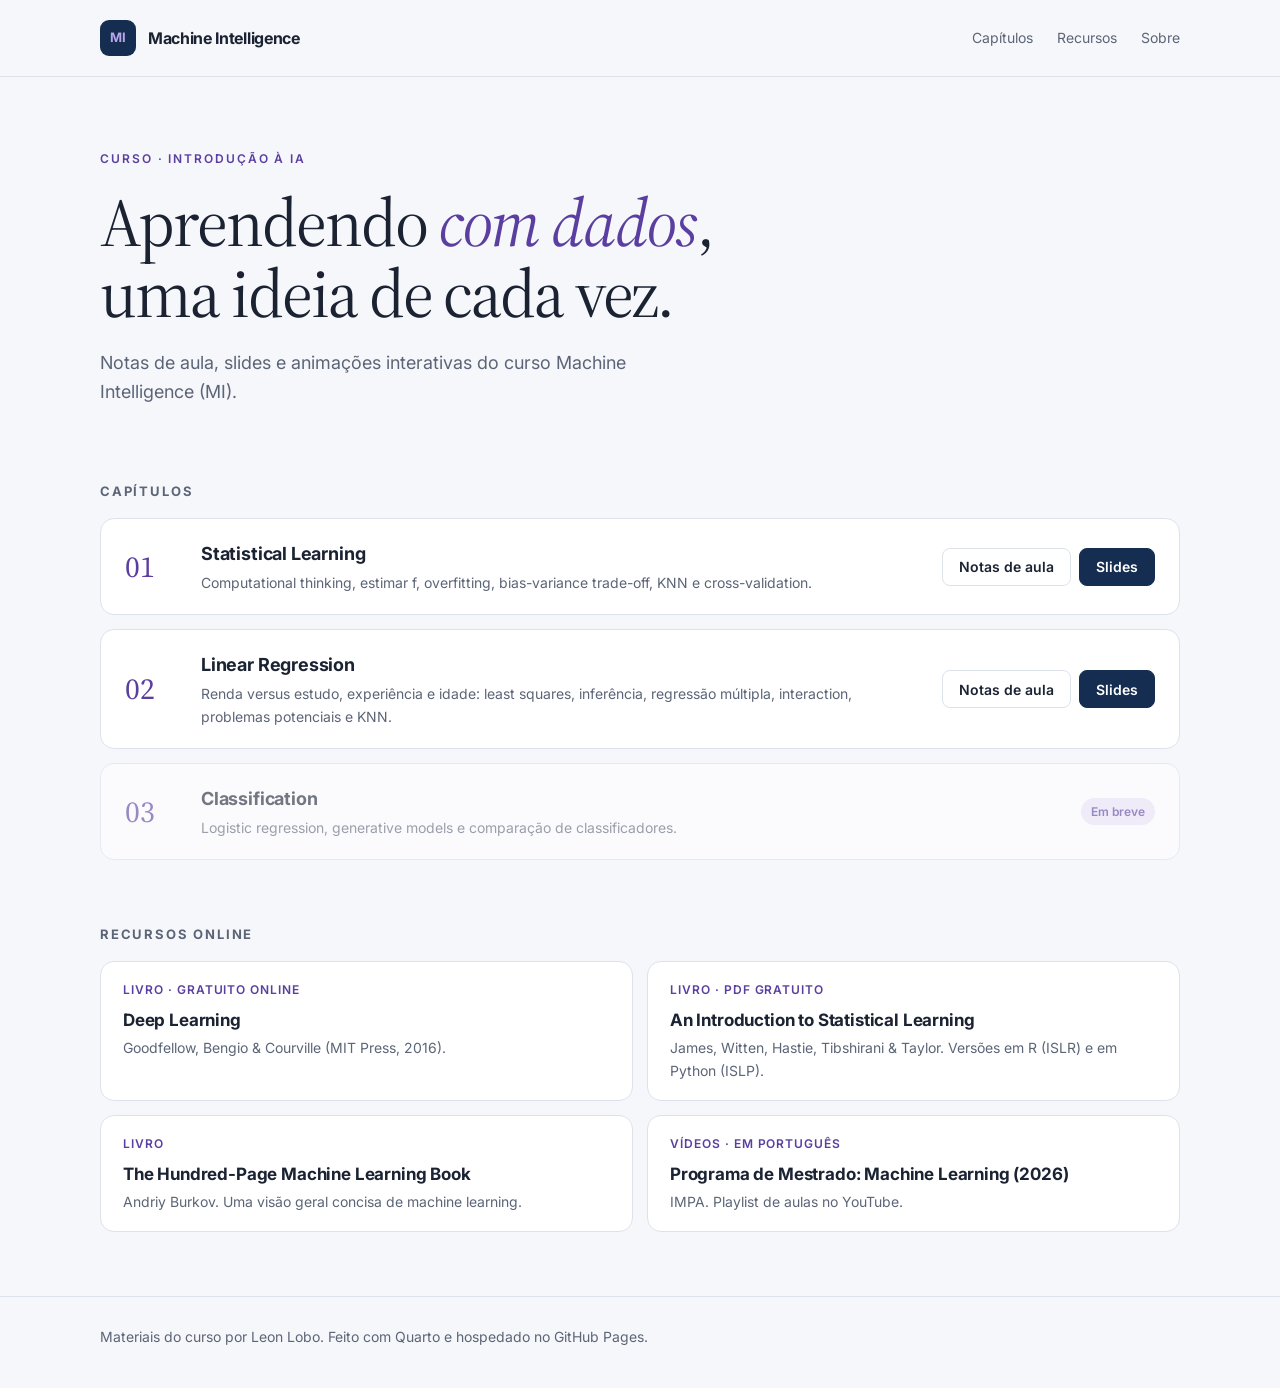
<file: index.html>
<!doctype html>
<html lang="pt-BR">
<head>
  <meta charset="utf-8">
  <meta name="viewport" content="width=device-width, initial-scale=1">
  <meta name="description" content="Materiais do curso Machine Intelligence (MI): notas de aula, slides e exemplos interativos.">
  <title>Machine Intelligence (MI) · Curso</title>
  <link rel="preconnect" href="https://fonts.googleapis.com">
  <link rel="stylesheet" href="https://fonts.googleapis.com/css2?family=Inter:wght@400;500;600;700&family=Source+Serif+4:opsz,wght@8..60,400;8..60,600&display=swap">
  <style>
    :root {
      --paper: #f6f7fb; --card: #ffffff; --ink: #1b2333; --muted: #5c6577;
      --line: #dde2ea; --brand: #142d50; --accent: #5b3fa0; --accent-soft: #ebe4f7;
    }
    * { box-sizing: border-box; }
    body { margin: 0; background: var(--paper); color: var(--ink); font: 16px/1.65 "Inter", system-ui, sans-serif; }
    a { color: inherit; }
    .wrap { width: min(1080px, calc(100% - 32px)); margin: auto; }
    header { border-bottom: 1px solid var(--line); }
    .nav { display: flex; align-items: center; justify-content: space-between; min-height: 76px; gap: 16px; }
    .brand { display: flex; align-items: center; gap: 12px; font-weight: 700; text-decoration: none; letter-spacing: -0.02em; }
    .mark { display: grid; place-items: center; width: 36px; height: 36px; border-radius: 9px; background: var(--brand); color: #b9a6ec; font-size: 13px; }
    nav { display: flex; gap: 24px; font-size: 14px; }
    nav a { text-decoration: none; color: var(--muted); }
    nav a:hover { color: var(--ink); }
    .hero { padding: 72px 0 56px; max-width: 720px; }
    .eyebrow { font-size: 12px; letter-spacing: 0.16em; text-transform: uppercase; font-weight: 600; color: var(--accent); }
    h1 { font-family: "Source Serif 4", Georgia, serif; font-weight: 400; font-size: clamp(40px, 6vw, 68px); line-height: 1.05; letter-spacing: -0.03em; margin: 18px 0; }
    h1 em { color: var(--accent); }
    .lead { color: var(--muted); font-size: 18px; max-width: 560px; }
    h2 { font-size: 13px; letter-spacing: 0.14em; text-transform: uppercase; color: var(--muted); margin: 0 0 16px; }
    .chapters { display: grid; gap: 14px; margin-bottom: 64px; }
    .chapter { display: grid; grid-template-columns: 56px 1fr auto; align-items: center; gap: 20px; background: var(--card); border: 1px solid var(--line); border-radius: 14px; padding: 20px 24px; }
    .num { font-family: "Source Serif 4", Georgia, serif; font-size: 30px; color: var(--accent); }
    .chapter h3 { margin: 0; font-size: 18px; letter-spacing: -0.01em; }
    .chapter p { margin: 2px 0 0; color: var(--muted); font-size: 14px; }
    .links { display: flex; gap: 8px; }
    .btn { display: inline-flex; align-items: center; height: 38px; padding: 0 16px; border-radius: 8px; border: 1px solid var(--line); font-size: 14px; font-weight: 600; text-decoration: none; }
    .btn:hover { background: #f1f2f6; }
    .btn.primary { background: var(--brand); border-color: var(--brand); color: #fff; }
    .btn.primary:hover { background: #214779; }
    .chapter.soon { opacity: 0.6; }
    .resources { display: grid; grid-template-columns: repeat(2, minmax(0, 1fr)); gap: 14px; margin-bottom: 64px; }
    .resource { display: block; background: var(--card); border: 1px solid var(--line); border-radius: 14px; padding: 18px 22px; text-decoration: none; transition: border-color .15s; }
    .resource:hover { border-color: var(--accent); }
    .resource .kind { font-size: 12px; font-weight: 600; letter-spacing: .08em; text-transform: uppercase; color: var(--accent); }
    .resource h3 { margin: 6px 0 2px; font-size: 17px; letter-spacing: -0.01em; }
    .resource p { margin: 0; color: var(--muted); font-size: 14px; }
    .tag { font-size: 12px; font-weight: 600; color: var(--accent); background: var(--accent-soft); padding: 4px 10px; border-radius: 20px; }
    a:focus-visible { outline: 3px solid #8f78cf; outline-offset: 3px; }
    footer { border-top: 1px solid var(--line); padding: 28px 0 40px; color: var(--muted); font-size: 14px; }
    @media (max-width: 640px) {
      nav { display: none; }
      .hero { padding: 44px 0 36px; }
      .chapter { grid-template-columns: 40px 1fr; padding: 16px; }
      .links { grid-column: 1 / -1; }
      .resources { grid-template-columns: 1fr; }
      .links .btn { flex: 1; justify-content: center; }
    }
  </style>
</head>
<body>
  <header>
    <div class="wrap nav">
      <a class="brand" href="./"><span class="mark">MI</span> Machine Intelligence</a>
      <nav>
        <a href="#chapters">Capítulos</a>
        <a href="#resources">Recursos</a>
        <a href="#about">Sobre</a>
      </nav>
    </div>
  </header>

  <main class="wrap">
    <section class="hero">
      <div class="eyebrow">Curso · Introdução à IA</div>
      <h1>Aprendendo <em>com dados</em>, uma ideia de cada vez.</h1>
      <p class="lead">Notas de aula, slides e animações interativas do curso Machine Intelligence (MI).</p>
    </section>

    <section id="chapters">
      <h2>Capítulos</h2>
      <div class="chapters">
        <!-- Copy one of these blocks for each new chapter. -->
        <article class="chapter">
          <div class="num">01</div>
          <div>
            <h3>Statistical Learning</h3>
            <p>Computational thinking, estimar f, overfitting, bias-variance trade-off, KNN e cross-validation.</p>
          </div>
          <div class="links">
            <a class="btn" href="ch1/chapter-01-statistical-learning/lecture.html">Notas de aula</a>
            <a class="btn primary" href="ch1/chapter-01-statistical-learning/slides.html">Slides</a>
          </div>
        </article>

        <article class="chapter">
          <div class="num">02</div>
          <div>
            <h3>Linear Regression</h3>
            <p>Renda versus estudo, experiência e idade: least squares, inferência, regressão múltipla, interaction, problemas potenciais e KNN.</p>
          </div>
          <div class="links">
            <a class="btn" href="ch2/chapter-02-linear-regression/lecture.html">Notas de aula</a>
            <a class="btn primary" href="ch2/chapter-02-linear-regression/slides.html">Slides</a>
          </div>
        </article>

        <article class="chapter soon">
          <div class="num">03</div>
          <div>
            <h3>Classification</h3>
            <p>Logistic regression, generative models e comparação de classificadores.</p>
          </div>
          <div class="links"><span class="tag">Em breve</span></div>
        </article>
      </div>
    </section>

    <section id="resources">
      <h2>Recursos online</h2>
      <div class="resources">
        <a class="resource" href="https://www.deeplearningbook.org/">
          <div class="kind">Livro · gratuito online</div>
          <h3>Deep Learning</h3>
          <p>Goodfellow, Bengio &amp; Courville (MIT Press, 2016).</p>
        </a>
        <a class="resource" href="https://www.statlearning.com/">
          <div class="kind">Livro · PDF gratuito</div>
          <h3>An Introduction to Statistical Learning</h3>
          <p>James, Witten, Hastie, Tibshirani &amp; Taylor. Versões em R (ISLR) e em Python (ISLP).</p>
        </a>
        <a class="resource" href="https://themlbook.com/">
          <div class="kind">Livro</div>
          <h3>The Hundred-Page Machine Learning Book</h3>
          <p>Andriy Burkov. Uma visão geral concisa de machine learning.</p>
        </a>
        <a class="resource" href="https://www.youtube.com/playlist?list=PLo4jXE-LdDTRLGDL59SkkLPBHVmYphuqI">
          <div class="kind">Vídeos · em português</div>
          <h3>Programa de Mestrado: Machine Learning (2026)</h3>
          <p>IMPA. Playlist de aulas no YouTube.</p>
        </a>
      </div>
    </section>
  </main>

  <footer id="about">
    <div class="wrap">Materiais do curso por Leon Lobo. Feito com Quarto e hospedado no GitHub Pages.</div>
  </footer>
</body>
</html>
</file>
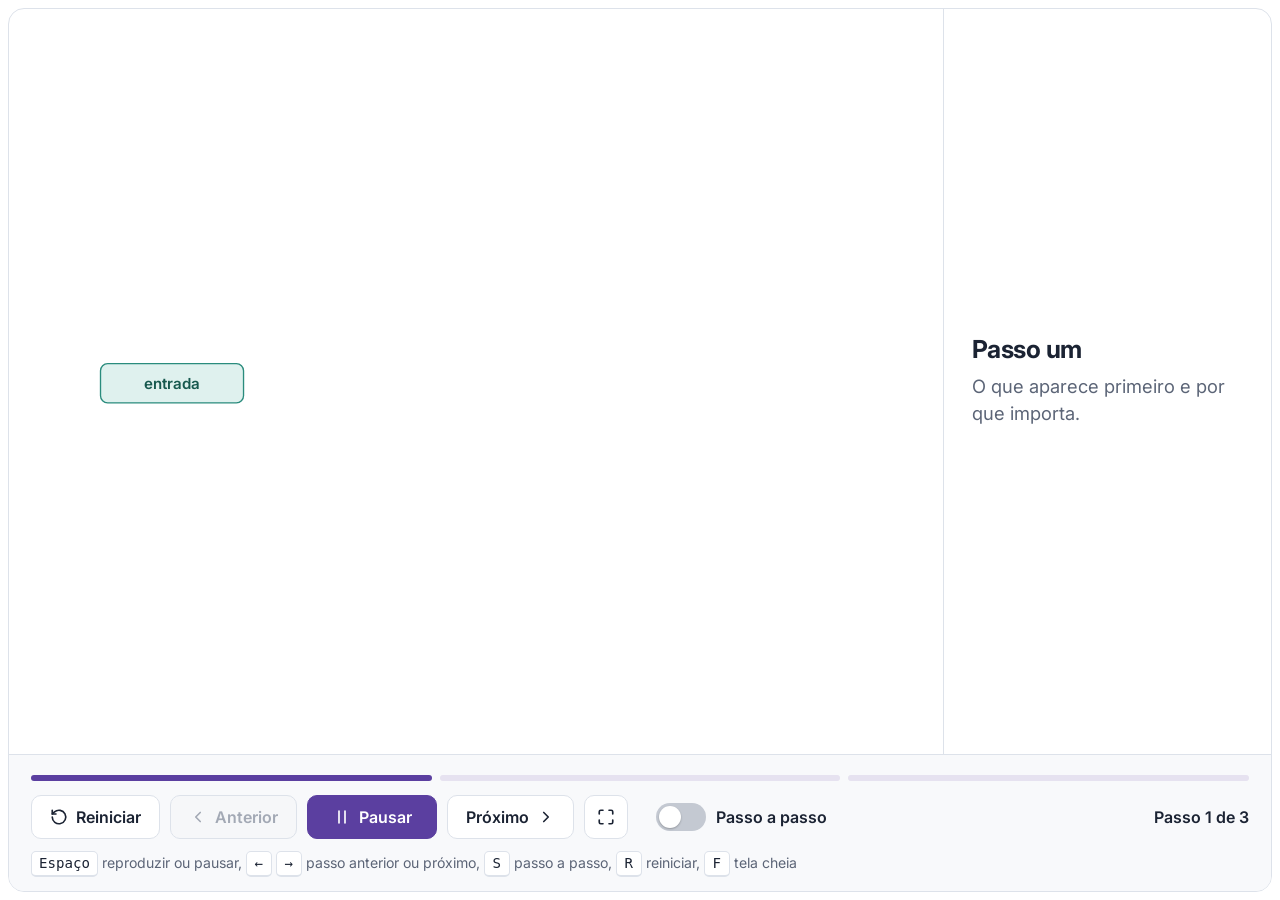
<file: _templates/animation.html>
<!doctype html>
<!--
  Animation template. Copy into chX/<chapter>/animations/<name>.html, then:
  1. Draw the diagram in the <svg>. Wrap each piece in <g data-step="n"> so
     it appears at step n (add data-until="m" to hide it after step m).
     Avoid putting data-step on an element that has its own transform=""
     attribute; wrap it in a <g> instead.
  2. Add one <li> caption per step, in order.
  3. Embed it in the chapter .qmd:
       ```{=html}
       <iframe src="animations/<name>.html" title="…" width="100%"
               height="590" loading="lazy" allowfullscreen></iframe>
       ```
  Helper classes: .box (.teal .blue .purple .amber), .label (.big + colours),
  .note, .heading, .arrow (arrowhead added automatically), .group (dashed
  frame), .draw (line is drawn in when it appears).
  data-interval on .stepper sets the autoplay delay in ms;
  data-autoplay="false" starts paused. The player sets data-at="<step>" on
  .stepper, so CSS can restyle a drawing per step (see ml-learn-from-data.html).
-->
<html lang="pt-BR">
<head>
  <meta charset="utf-8">
  <meta name="viewport" content="width=device-width, initial-scale=1">
  <title>Título da animação</title>
  <link rel="stylesheet" href="https://fonts.googleapis.com/css2?family=Inter:wght@400;500;600;700&display=swap">
  <link rel="stylesheet" href="../../../assets/stepper/stepper.css">
</head>
<body>
  <div class="stepper" data-interval="2600">
    <div class="st-stage">
      <svg viewBox="0 0 1000 400" role="img" aria-label="Descreva o diagrama">
        <g data-step="1">
          <rect class="box teal" x="80" y="180" width="160" height="44" rx="8"/>
          <text class="label teal" x="160" y="202">entrada</text>
        </g>
        <g data-step="2">
          <path class="arrow draw" d="M240 202 L398 202"/>
          <rect class="box" x="400" y="150" width="200" height="104" rx="10"/>
          <text class="label big" x="500" y="202">modelo</text>
        </g>
        <g data-step="3">
          <path class="arrow draw" d="M600 202 L758 202"/>
          <rect class="box blue" x="760" y="180" width="160" height="44" rx="4"/>
          <text class="label blue" x="840" y="202">predição</text>
        </g>
      </svg>
    </div>

    <ol class="st-steps">
      <li><h3>Passo um</h3><p>O que aparece primeiro e por que importa.</p></li>
      <li><h3>Passo dois</h3><p>O que é acrescentado em seguida.</p></li>
      <li><h3>Passo três</h3><p>A conclusão.</p></li>
    </ol>
  </div>
  <script src="../../../assets/stepper/stepper.js"></script>
</body>
</html>
</file>
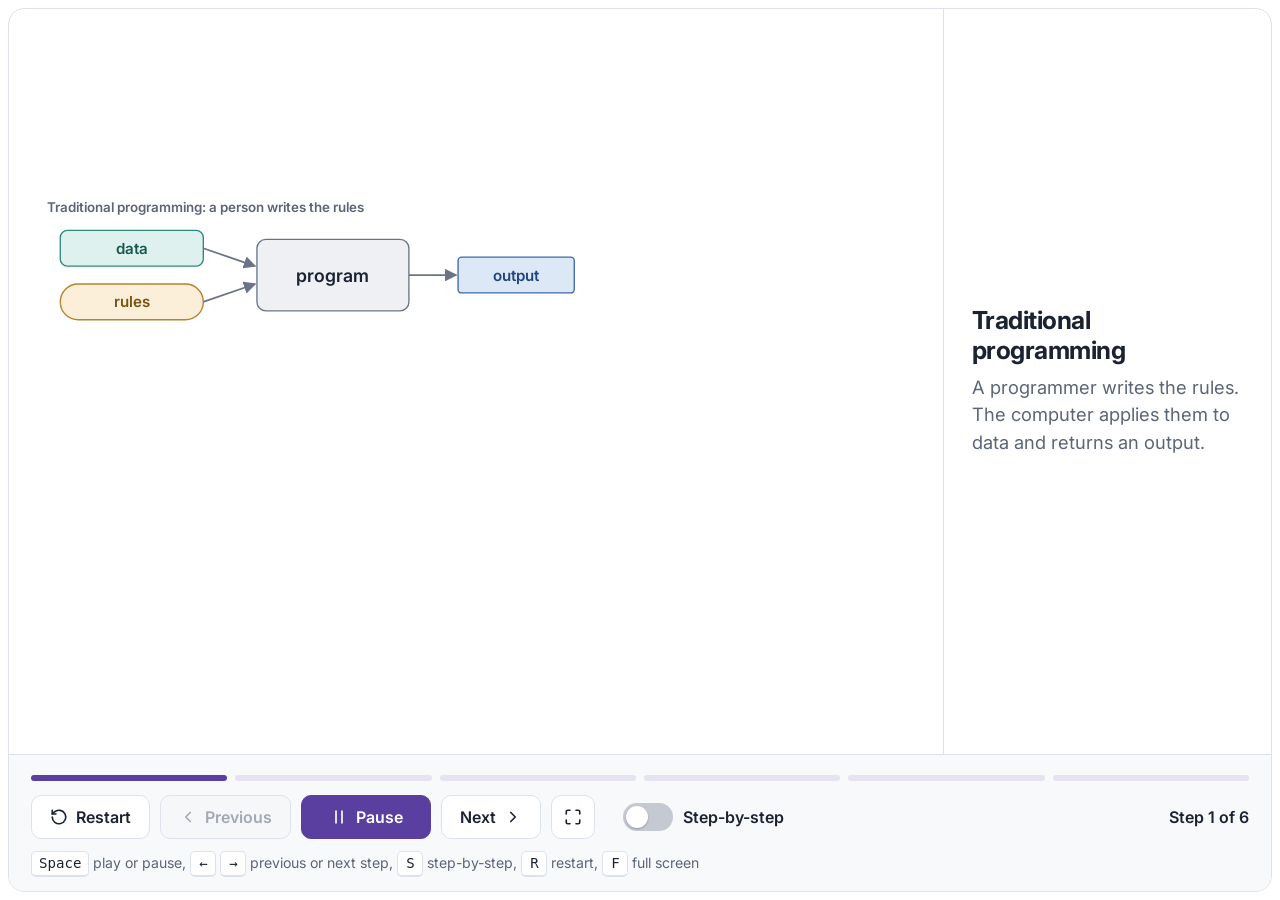
<file: ch1/chapter-01-introduction/animations/ml-learn-from-data.html>
<!doctype html>
<html lang="en">
<head>
  <meta charset="utf-8">
  <meta name="viewport" content="width=device-width, initial-scale=1">
  <title>Traditional programming versus learning</title>
  <link rel="stylesheet" href="https://fonts.googleapis.com/css2?family=Inter:wght@400;500;600;700&display=swap">
  <link rel="stylesheet" href="../../../assets/stepper/stepper.css">
</head>
<body>
  <div class="stepper" data-interval="3000">
    <div class="st-stage">
      <svg viewBox="0 0 1000 430" role="img" aria-label="Traditional programming compared with machine-learning training and testing">

        <!-- Step 1: traditional programming -->
        <g data-step="1">
          <text class="heading" x="20" y="26">Traditional programming: a person writes the rules</text>
          <rect class="box teal" x="35" y="46" width="160" height="40" rx="8"/>
          <text class="label teal" x="115" y="66">data</text>
          <rect class="box amber" x="35" y="106" width="160" height="40" rx="20"/>
          <text class="label amber" x="115" y="126">rules</text>
          <path class="arrow draw" d="M195 66 L253 86"/>
          <path class="arrow draw" d="M195 126 L253 106"/>
          <rect class="box" x="255" y="56" width="170" height="80" rx="10"/>
          <text class="label big" x="340" y="96">program</text>
          <path class="arrow draw" d="M425 96 L478 96"/>
          <rect class="box blue" x="480" y="76" width="130" height="40" rx="4"/>
          <text class="label blue" x="545" y="96">output</text>
        </g>

        <!-- Step 2: where hand-written rules break down -->
        <g data-step="2">
          <rect class="box amber" x="660" y="50" width="320" height="92" rx="10"/>
          <text class="note left" x="678" y="80">Which rules spot a crack in a photo</text>
          <text class="note left" x="678" y="102">of a wall? Or tell a cat from a dog?</text>
          <text class="note left" x="678" y="124">Too many cases to write by hand.</text>
        </g>

        <!-- Step 3: training inputs -->
        <g data-step="3">
          <rect class="group" x="15" y="200" width="455" height="200" rx="12"/>
          <text class="heading" x="25" y="190">Training: learns the rules from examples</text>
          <rect class="box teal" x="35" y="255" width="160" height="40" rx="8"/>
          <text class="label teal" x="115" y="275">training data</text>
          <rect class="box blue" x="35" y="325" width="160" height="40" rx="4"/>
          <text class="label blue" x="115" y="345">desired output</text>
          <path class="arrow draw" d="M195 275 L253 295"/>
          <path class="arrow draw" d="M195 345 L253 325"/>
          <rect class="box" x="255" y="250" width="170" height="120" rx="10"/>
          <text class="label big" x="340" y="310">ML training</text>
        </g>

        <!-- Step 4: learned rules = model weights -->
        <g data-step="4">
          <path class="arrow draw" d="M425 310 L508 322"/>
          <rect class="box purple" x="510" y="300" width="140" height="44" rx="22"/>
          <text class="label purple" x="580" y="322">rules</text>
          <text class="label" x="580" y="366" style="font-size:15px">ML model</text>
          <text class="note" x="580" y="386">weights <tspan font-weight="700">w</tspan></text>
        </g>

        <!-- Step 5: testing -->
        <g data-step="5">
          <rect class="group blue" x="490" y="200" width="495" height="200" rx="12"/>
          <text class="heading blue" x="500" y="190">Testing: applies the learned rules</text>
          <rect class="box teal" x="510" y="225" width="140" height="40" rx="8"/>
          <text class="label teal" x="580" y="245">test data</text>
          <path class="arrow draw" d="M650 245 L698 285"/>
          <path class="arrow draw" d="M650 322 L698 315"/>
          <rect class="box" x="700" y="250" width="135" height="120" rx="10"/>
          <text class="label big" x="767" y="310">ML testing</text>
        </g>

        <!-- Step 6: output -->
        <g data-step="6">
          <path class="arrow draw" d="M835 310 L873 310"/>
          <rect class="box blue" x="875" y="290" width="100" height="40" rx="4"/>
          <text class="label blue" x="925" y="310">output</text>
        </g>
      </svg>
    </div>

    <ol class="st-steps">
      <li>
        <h3>Traditional programming</h3>
        <p>A programmer writes the rules. The computer applies them to data and returns an output.</p>
      </li>
      <li>
        <h3>Where it breaks down</h3>
        <p>For images, sound or text, nobody can write the rules down explicitly.</p>
      </li>
      <li>
        <h3>Learn from examples</h3>
        <p>Machine learning turns it around: we supply data <em>and</em> the outputs we want.</p>
      </li>
      <li>
        <h3>The rules are learned</h3>
        <p>Training finds weights <strong>w</strong> that map inputs to outputs. Those weights are the model.</p>
      </li>
      <li>
        <h3>Apply to new data</h3>
        <p>Unseen test data goes in together with the learned rules.</p>
      </li>
      <li>
        <h3>The full picture</h3>
        <p>Once trained, the model works like an ordinary program: data + learned rules give the output.</p>
      </li>
    </ol>
  </div>
  <script src="../../../assets/stepper/stepper.js"></script>
</body>
</html>
</file>
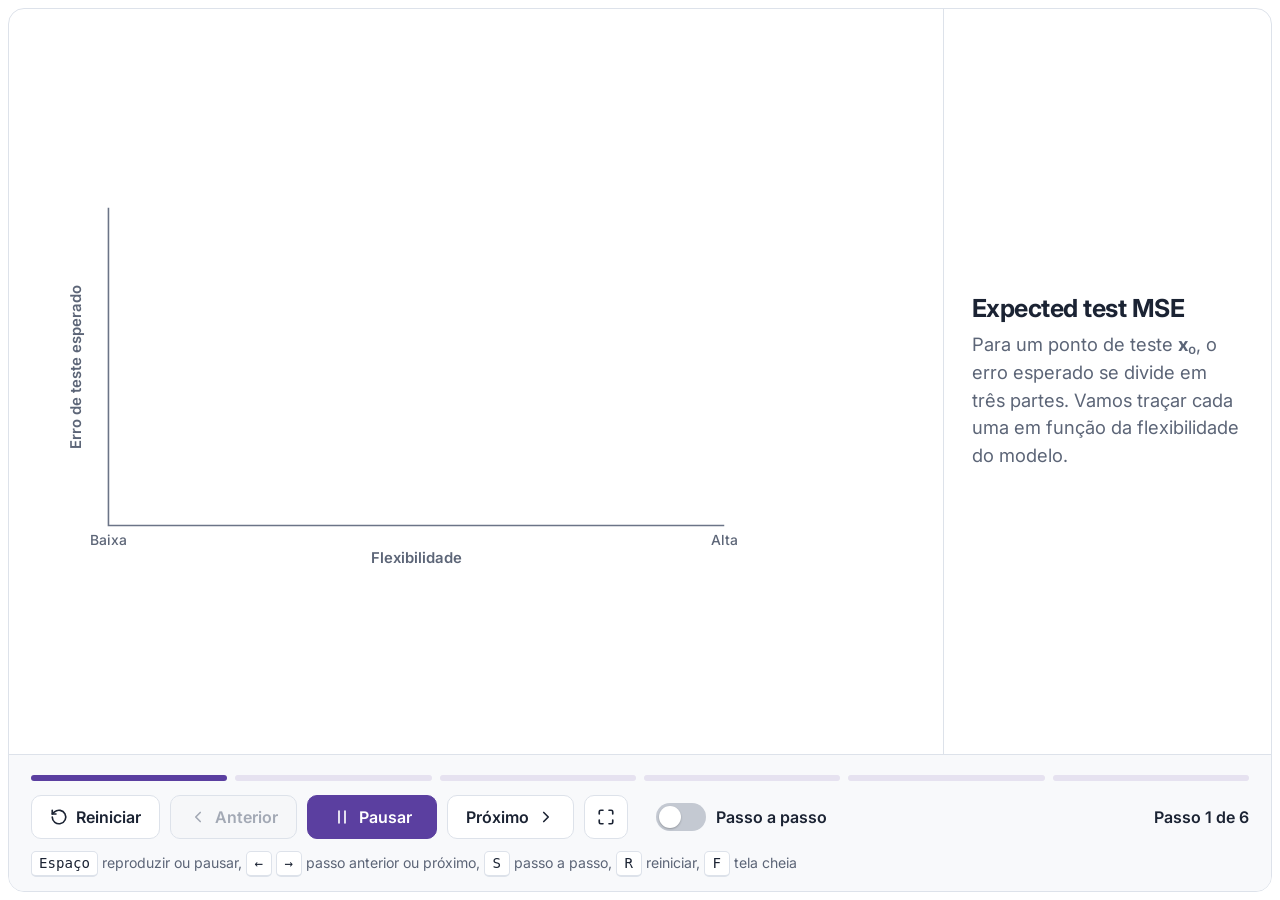
<file: ch1/chapter-01-statistical-learning/animations/bias-variance.html>
<!doctype html>
<html lang="pt-BR">
<head>
  <meta charset="utf-8">
  <meta name="viewport" content="width=device-width, initial-scale=1">
  <title>Bias-variance trade-off</title>
  <link rel="stylesheet" href="https://fonts.googleapis.com/css2?family=Inter:wght@400;500;600;700&display=swap">
  <link rel="stylesheet" href="../../../assets/stepper/stepper.css">
  <style>
    /* Curve paths come from _scripts/ch1_figures.py (bias_variance_paths). */
    .curve { fill: none; stroke-width: 3.5; stroke-linecap: round; }
    .curve.bias { stroke: var(--d-blue-stroke); }
    .curve.var { stroke: var(--d-amber-stroke); }
    .curve.test { stroke: #b4495a; stroke-width: 4.5; }
    .curve-label { font: 700 16px "Inter", system-ui, sans-serif; }
    .floor { stroke: var(--d-stroke); stroke-width: 1.8; stroke-dasharray: 7 6; }
    .axis { fill: none; stroke: var(--d-stroke); stroke-width: 1.6; }
  </style>
</head>
<body>
  <div class="stepper" data-interval="3000">
    <div class="st-stage">
      <svg viewBox="0 0 900 410" role="img" aria-label="Bias ao quadrado, variance e irreducible error somam um test error esperado em formato de U">

        <!-- Step 1: axes -->
        <g data-step="1">
          <path class="axis" d="M80 30 V350 H700"/>
          <text class="heading" x="390" y="388" text-anchor="middle">Flexibilidade</text>
          <text class="note" x="80" y="370" text-anchor="start">Baixa</text>
          <text class="note" x="700" y="370" text-anchor="end">Alta</text>
          <text class="heading" transform="translate(52 190) rotate(-90)" text-anchor="middle">Erro de teste esperado</text>
        </g>

        <!-- Step 2: squared bias -->
        <g data-step="2">
          <path class="curve bias draw" d="M80.0 123.5 L90.3 137.8 L100.7 151.2 L111.0 163.7 L121.3 175.4 L131.7 186.3 L142.0 196.6 L152.3 206.2 L162.7 215.1 L173.0 223.5 L183.3 231.3 L193.7 238.7 L204.0 245.5 L214.3 252.0 L224.7 258.0 L235.0 263.6 L245.3 268.8 L255.7 273.8 L266.0 278.4 L276.3 282.7 L286.7 286.7 L297.0 290.4 L307.3 294.0 L317.7 297.3 L328.0 300.3 L338.3 303.2 L348.7 305.9 L359.0 308.5 L369.3 310.8 L379.7 313.0 L390.0 315.1 L400.3 317.0 L410.7 318.8 L421.0 320.5 L431.3 322.1 L441.7 323.6 L452.0 325.0 L462.3 326.3 L472.7 327.5 L483.0 328.6 L493.3 329.7 L503.7 330.7 L514.0 331.6 L524.3 332.5 L534.7 333.3 L545.0 334.0 L555.3 334.8 L565.7 335.4 L576.0 336.0 L586.3 336.6 L596.7 337.2 L607.0 337.7 L617.3 338.2 L627.7 338.6 L638.0 339.0 L648.3 339.4 L658.7 339.8 L669.0 340.1 L679.3 340.4 L689.7 340.7 L700.0 341.0"/>
          <text class="curve-label" x="712" y="342" fill="var(--d-blue-ink)">Bias²</text>
        </g>

        <!-- Step 3: variance -->
        <g data-step="3">
          <path class="curve var draw" d="M80.0 342.6 L90.3 342.6 L100.7 342.6 L111.0 342.5 L121.3 342.4 L131.7 342.2 L142.0 342.0 L152.3 341.7 L162.7 341.3 L173.0 340.9 L183.3 340.4 L193.7 339.8 L204.0 339.1 L214.3 338.3 L224.7 337.4 L235.0 336.5 L245.3 335.4 L255.7 334.2 L266.0 332.9 L276.3 331.5 L286.7 330.0 L297.0 328.3 L307.3 326.6 L317.7 324.7 L328.0 322.7 L338.3 320.5 L348.7 318.3 L359.0 315.9 L369.3 313.3 L379.7 310.6 L390.0 307.8 L400.3 304.8 L410.7 301.7 L421.0 298.4 L431.3 295.0 L441.7 291.4 L452.0 287.7 L462.3 283.8 L472.7 279.8 L483.0 275.5 L493.3 271.2 L503.7 266.6 L514.0 261.9 L524.3 257.0 L534.7 251.9 L545.0 246.7 L555.3 241.3 L565.7 235.7 L576.0 229.9 L586.3 223.9 L596.7 217.8 L607.0 211.4 L617.3 204.9 L627.7 198.2 L638.0 191.3 L648.3 184.2 L658.7 176.9 L669.0 169.4 L679.3 161.7 L689.7 153.8 L700.0 145.7"/>
          <text class="curve-label" x="712" y="150" fill="var(--d-amber-ink)">Variance</text>
        </g>

        <!-- Step 4: irreducible error -->
        <g data-step="4">
          <line class="floor" x1="80" y1="288.5" x2="700" y2="288.5"/>
          <text class="curve-label" x="712" y="293" fill="var(--d-muted)">Var(ε)</text>
        </g>

        <!-- Step 5: expected test MSE = sum -->
        <g data-step="5">
          <path class="curve test draw" d="M80.0 54.6 L90.3 68.9 L100.7 82.2 L111.0 94.7 L121.3 106.2 L131.7 117.0 L142.0 127.0 L152.3 136.3 L162.7 144.9 L173.0 152.9 L183.3 160.2 L193.7 166.9 L204.0 173.1 L214.3 178.7 L224.7 183.9 L235.0 188.5 L245.3 192.7 L255.7 196.4 L266.0 199.7 L276.3 202.6 L286.7 205.1 L297.0 207.3 L307.3 209.0 L317.7 210.4 L328.0 211.5 L338.3 212.2 L348.7 212.7 L359.0 212.8 L369.3 212.6 L379.7 212.1 L390.0 211.4 L400.3 210.3 L410.7 209.0 L421.0 207.4 L431.3 205.6 L441.7 203.5 L452.0 201.1 L462.3 198.5 L472.7 195.7 L483.0 192.6 L493.3 189.3 L503.7 185.7 L514.0 182.0 L524.3 177.9 L534.7 173.7 L545.0 169.2 L555.3 164.5 L565.7 159.6 L576.0 154.4 L586.3 149.0 L596.7 143.4 L607.0 137.6 L617.3 131.5 L627.7 125.3 L638.0 118.8 L648.3 112.1 L658.7 105.1 L669.0 98.0 L679.3 90.6 L689.7 83.0 L700.0 75.2"/>
          <text class="curve-label" x="712" y="80" fill="#b4495a">Test MSE</text>
        </g>

        <!-- Step 6: the optimum and the two regimes -->
        <g data-step="6">
          <line class="floor" x1="357.4" y1="212.8" x2="357.4" y2="350"/>
          <circle cx="357.4" cy="212.8" r="7" fill="#b4495a"/>
          <text class="label" x="357.4" y="190" fill="#b4495a">melhor equilíbrio</text>
          <text class="heading" x="190" y="58" text-anchor="middle">← underfitting (high bias)</text>
          <text class="heading" x="530" y="58" text-anchor="middle">overfitting (high variance) →</text>
        </g>
      </svg>
    </div>

    <ol class="st-steps">
      <li>
        <h3>Expected test MSE</h3>
        <p>Para um ponto de teste <strong>x</strong>₀, o erro esperado se divide em três partes. Vamos traçar cada uma em função da flexibilidade do modelo.</p>
      </li>
      <li>
        <h3>Bias²</h3>
        <p>Erro por aproximar um problema complicado com um modelo simples. Diminui à medida que o modelo fica mais flexível.</p>
      </li>
      <li>
        <h3>Variance</h3>
        <p>Quanto f̂ mudaria com outro <em>training set</em>. Modelos flexíveis seguem o ruído, então a <em>variance</em> cresce.</p>
      </li>
      <li>
        <h3>Irreducible error</h3>
        <p>Var(ε) é um ruído que nenhum modelo consegue remover. É um piso para o <em>test error</em>.</p>
      </li>
      <li>
        <h3>A soma: test MSE</h3>
        <p>E(y₀ − f̂(<strong>x</strong>₀))² = Var(f̂(<strong>x</strong>₀)) + Bias(f̂(<strong>x</strong>₀))² + Var(ε). Somando as curvas, obtemos um formato em U.</p>
      </li>
      <li>
        <h3>O trade-off</h3>
        <p>O melhor modelo equilibra <em>bias</em> e <em>variance</em>. Simples demais causa <em>underfitting</em>; flexível demais, <em>overfitting</em>.</p>
      </li>
    </ol>
  </div>
  <script src="../../../assets/stepper/stepper.js"></script>
</body>
</html>
</file>
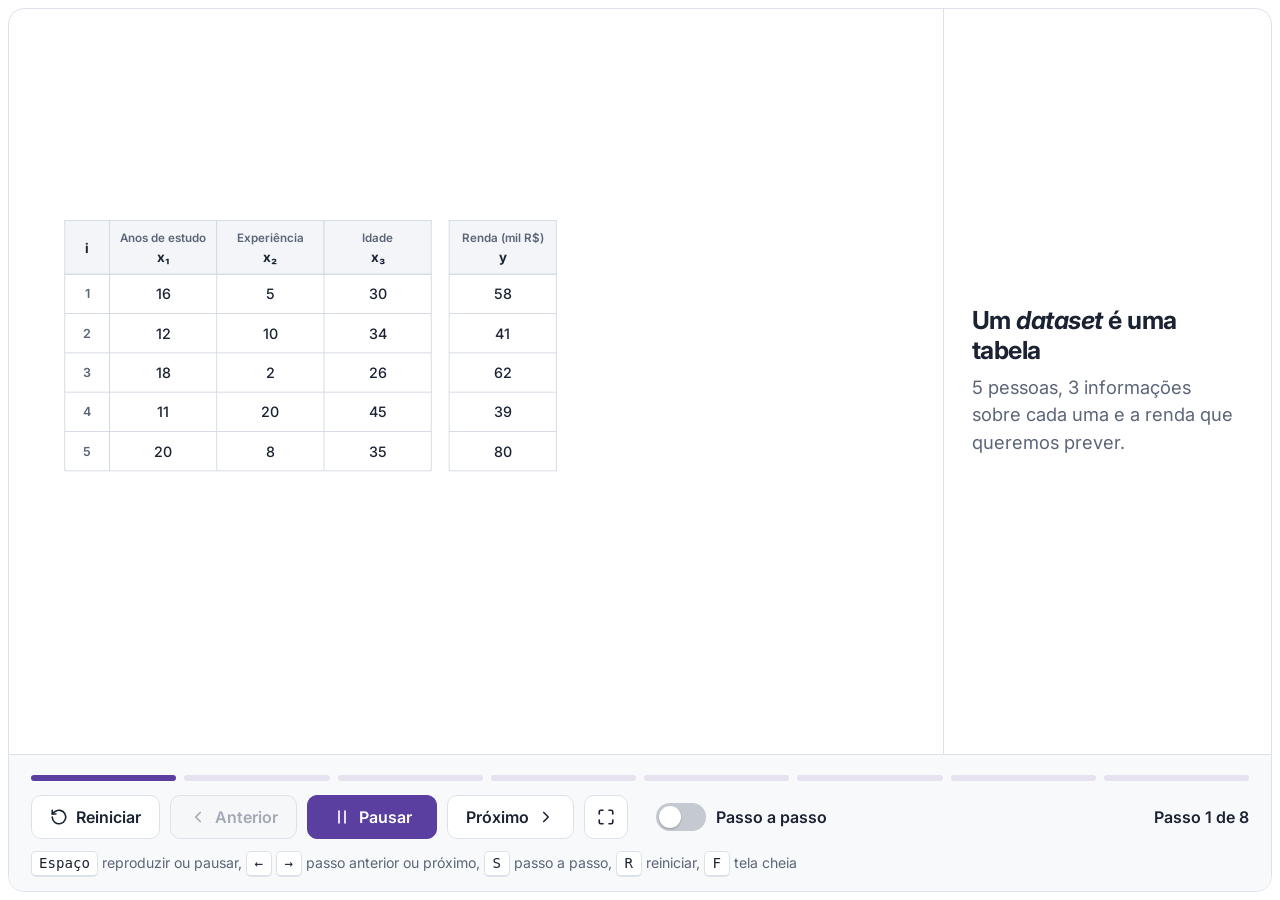
<file: ch1/chapter-01-statistical-learning/animations/dataset.html>
<!doctype html>
<html lang="pt-BR">
<head>
  <meta charset="utf-8">
  <meta name="viewport" content="width=device-width, initial-scale=1">
  <title>Anatomia de um dataset</title>
  <link rel="stylesheet" href="https://fonts.googleapis.com/css2?family=Inter:wght@400;500;600;700&display=swap">
  <link rel="stylesheet" href="../../../assets/stepper/stepper.css">
  <style>
    /* Table: index column at x 40-90, features x1..x3 at 90-450 (120 each),
       y at 470-590. Header 40-100, rows of 44 px from y = 100. */
    .cell { fill: #fff; stroke: #d3d8e1; stroke-width: 1; }
    .head { fill: #f3f5f8; stroke: #d3d8e1; stroke-width: 1; }
    .v { font: 500 16px "Inter", system-ui, sans-serif; text-anchor: middle; dominant-baseline: central; fill: var(--d-ink); }
    .idx { font: 600 14px "Inter", system-ui, sans-serif; text-anchor: middle; dominant-baseline: central; fill: var(--d-muted); }
    .hn { font: 600 13px "Inter", system-ui, sans-serif; text-anchor: middle; fill: var(--d-muted); }
    .hs { font: 700 15px "Inter", system-ui, sans-serif; text-anchor: middle; fill: var(--d-ink); }
    .hl-row { fill: var(--d-amber-fill); fill-opacity: 0.55; stroke: var(--d-amber-stroke); stroke-width: 3; }
    .hl-col { fill: var(--d-blue-fill); fill-opacity: 0.5; stroke: var(--d-blue-stroke); stroke-width: 3; }
    .hl-X { fill: var(--d-teal-fill); fill-opacity: 0.45; stroke: var(--d-teal-stroke); stroke-width: 3; }
    .hl-y { fill: var(--d-purple-fill); fill-opacity: 0.55; stroke: var(--d-purple-stroke); stroke-width: 3; }
    .hl-cell { fill: none; stroke: #b4495a; stroke-width: 3.5; }
    .hl-new { fill: #fff8ec; stroke: var(--d-amber-stroke); stroke-width: 2; stroke-dasharray: 6 5; }
    .ann { font: 600 17px "Inter", system-ui, sans-serif; }
    .ann.sm { font-size: 15px; font-weight: 500; fill: var(--d-muted); }
    .amber { fill: var(--d-amber-ink); }
    .blue { fill: var(--d-blue-ink); }
    .teal { fill: var(--d-teal-ink); }
    .purple { fill: var(--d-purple-ink); }
    .red { fill: #b4495a; }
    .b { font-weight: 800; }
  </style>
</head>
<body>
  <div class="stepper" data-interval="3200">
    <div class="st-stage">
      <svg viewBox="0 0 1000 440" role="img" aria-label="Um dataset de 5 pessoas com 3 features (anos de estudo, experiência e idade) e a resposta renda. As features formam a matriz X, de 5 por 3, e a renda forma o vetor y. Uma nova pessoa x0 tem renda desconhecida.">

        <!-- Highlights sit under the table text -->
        <g data-step="2" data-until="2"><rect class="hl-row" x="40" y="144" width="550" height="44" rx="6"/></g>
        <g data-step="3" data-until="3"><rect class="hl-col" x="90" y="100" width="120" height="220" rx="6"/></g>
        <g data-step="4"><rect class="hl-X" x="90" y="100" width="360" height="220" rx="6"/></g>
        <g data-step="5"><rect class="hl-y" x="470" y="100" width="120" height="220" rx="6"/></g>
        <g data-step="7"><rect class="hl-new" x="40" y="340" width="550" height="44" rx="6"/></g>

        <!-- Step 1: the table -->
        <g data-step="1">
          <rect class="head" x="40" y="40" width="50" height="60"/>
          <text class="hs" x="65" y="76">i</text>
          <rect class="head" x="90" y="40" width="120" height="60"/>
          <text class="hn" x="150" y="64">Anos de estudo</text><text class="hs" x="150" y="86">x₁</text>
          <rect class="head" x="210" y="40" width="120" height="60"/>
          <text class="hn" x="270" y="64">Experiência</text><text class="hs" x="270" y="86">x₂</text>
          <rect class="head" x="330" y="40" width="120" height="60"/>
          <text class="hn" x="390" y="64">Idade</text><text class="hs" x="390" y="86">x₃</text>
          <rect class="head" x="470" y="40" width="120" height="60"/>
          <text class="hn" x="530" y="64">Renda (mil R$)</text><text class="hs" x="530" y="86">y</text>

          <g>
            <rect class="cell" x="40" y="100" width="50" height="220" fill-opacity="0"/>
            <rect class="cell" x="90" y="100" width="360" height="220" fill-opacity="0"/>
            <rect class="cell" x="470" y="100" width="120" height="220" fill-opacity="0"/>
            <path d="M40 144 H450 M40 188 H450 M40 232 H450 M40 276 H450 M470 144 H590 M470 188 H590 M470 232 H590 M470 276 H590 M210 100 V320 M330 100 V320" stroke="#d3d8e1" fill="none"/>
          </g>
          <text class="idx" x="65" y="122">1</text><text class="v" x="150" y="122">16</text><text class="v" x="270" y="122">5</text><text class="v" x="390" y="122">30</text><text class="v" x="530" y="122">58</text>
          <text class="idx" x="65" y="166">2</text><text class="v" x="150" y="166">12</text><text class="v" x="270" y="166">10</text><text class="v" x="390" y="166">34</text><text class="v" x="530" y="166">41</text>
          <text class="idx" x="65" y="210">3</text><text class="v" x="150" y="210">18</text><text class="v" x="270" y="210">2</text><text class="v" x="390" y="210">26</text><text class="v" x="530" y="210">62</text>
          <text class="idx" x="65" y="254">4</text><text class="v" x="150" y="254">11</text><text class="v" x="270" y="254">20</text><text class="v" x="390" y="254">45</text><text class="v" x="530" y="254">39</text>
          <text class="idx" x="65" y="298">5</text><text class="v" x="150" y="298">20</text><text class="v" x="270" y="298">8</text><text class="v" x="390" y="298">35</text><text class="v" x="530" y="298">80</text>
        </g>

        <!-- Step 2: a row is one observation -->
        <g data-step="2" data-until="2">
          <text class="ann amber" x="630" y="150">Linha i = 2: uma observação</text>
          <text class="ann amber" x="630" y="182"><tspan class="b">x</tspan>₂ = (12, 10, 34)ᵀ,  y₂ = 41</text>
        </g>

        <!-- Step 3: a column is one feature -->
        <g data-step="3" data-until="3">
          <text class="ann blue" x="630" y="150">Coluna j = 1: uma <tspan font-style="italic">feature</tspan></text>
          <text class="ann blue" x="630" y="182">x₁ = anos de estudo, para todas</text>
          <text class="ann blue" x="630" y="206">as n pessoas</text>
        </g>

        <!-- Step 4: the matrix X -->
        <g data-step="4">
          <text class="ann teal" x="630" y="132">Matriz <tspan class="b">X</tspan> ∈ ℝⁿˣᵖ  (n × p = 5 × 3)</text>
          <text class="ann sm" x="630" y="158">linhas = observações, colunas = <tspan font-style="italic">features</tspan></text>
        </g>

        <!-- Step 5: the vector y -->
        <g data-step="5">
          <text class="ann purple" x="630" y="206">Vetor <tspan class="b">y</tspan> ∈ ℝⁿ  (n = 5)</text>
          <text class="ann sm" x="630" y="232">a resposta de cada observação</text>
        </g>

        <!-- Step 6: one entry -->
        <g data-step="6">
          <rect class="hl-cell" x="90" y="144" width="120" height="44" rx="4"/>
          <text class="ann red" x="630" y="280">Entrada x₂₁ = 12</text>
          <text class="ann sm" x="630" y="306">observação i = 2, <tspan font-style="italic">feature</tspan> j = 1</text>
        </g>

        <!-- Step 7: a new observation -->
        <g data-step="7">
          <text class="idx" x="65" y="362" style="fill:var(--d-amber-ink)">0</text>
          <text class="v" x="150" y="362">14</text><text class="v" x="270" y="362">6</text><text class="v" x="390" y="362">29</text>
          <text class="v" x="530" y="362" style="fill:var(--d-amber-ink);font-weight:700">ŷ₀ = ?</text>
          <text class="ann amber" x="630" y="356">Nova pessoa <tspan class="b">x</tspan>₀: y₀ desconhecido</text>
          <text class="ann amber" x="630" y="382">→ o modelo prevê ŷ₀</text>
        </g>

        <!-- Step 8: the notation used from now on -->
        <g data-step="8">
          <rect x="40" y="398" width="945" height="36" rx="8" fill="var(--d-purple-fill)" stroke="var(--d-purple-stroke)" stroke-width="1.5"/>
          <text class="ann purple" x="512" y="422" text-anchor="middle"><tspan font-style="italic">Training data</tspan> = {(<tspan class="b">x</tspan>ᵢ, yᵢ)}ᵢ₌₁ⁿ = (<tspan class="b">X</tspan>, <tspan class="b">y</tspan>):  o modelo aprende com ele e é usado em novos <tspan class="b">x</tspan>₀</text>
        </g>
      </svg>
    </div>

    <ol class="st-steps">
      <li><h3>Um <em>dataset</em> é uma tabela</h3><p>5 pessoas, 3 informações sobre cada uma e a renda que queremos prever.</p></li>
      <li><h3>Linha = observação</h3><p>Cada linha i é uma observação: o vetor de <em>features</em> <strong>x</strong>ᵢ e sua resposta yᵢ.</p></li>
      <li><h3>Coluna = <em>feature</em></h3><p>Cada coluna j é uma variável de entrada x<sub>j</sub>, medida em todas as n observações.</p></li>
      <li><h3>A matriz <strong>X</strong></h3><p>Juntando as <em>features</em> de todas as observações: uma matriz com n linhas e p colunas.</p></li>
      <li><h3>O vetor <strong>y</strong></h3><p>As respostas formam um vetor com n entradas, uma por linha de <strong>X</strong>.</p></li>
      <li><h3>Uma entrada x<sub>ij</sub></h3><p>O valor da <em>feature</em> j na observação i. Primeiro índice: linha; segundo: coluna.</p></li>
      <li><h3>Um ponto novo</h3><p>Uma pessoa que não está nos dados: conhecemos <strong>x</strong>₀, mas não y₀. É isso que o modelo deve prever.</p></li>
      <li><h3>A notação daqui em diante</h3><p>O <em>training data</em> é o par (<strong>X</strong>, <strong>y</strong>). O modelo aprende com ele e é usado em pontos novos.</p></li>
    </ol>
  </div>
  <script src="../../../assets/stepper/stepper.js"></script>
</body>
</html>
</file>
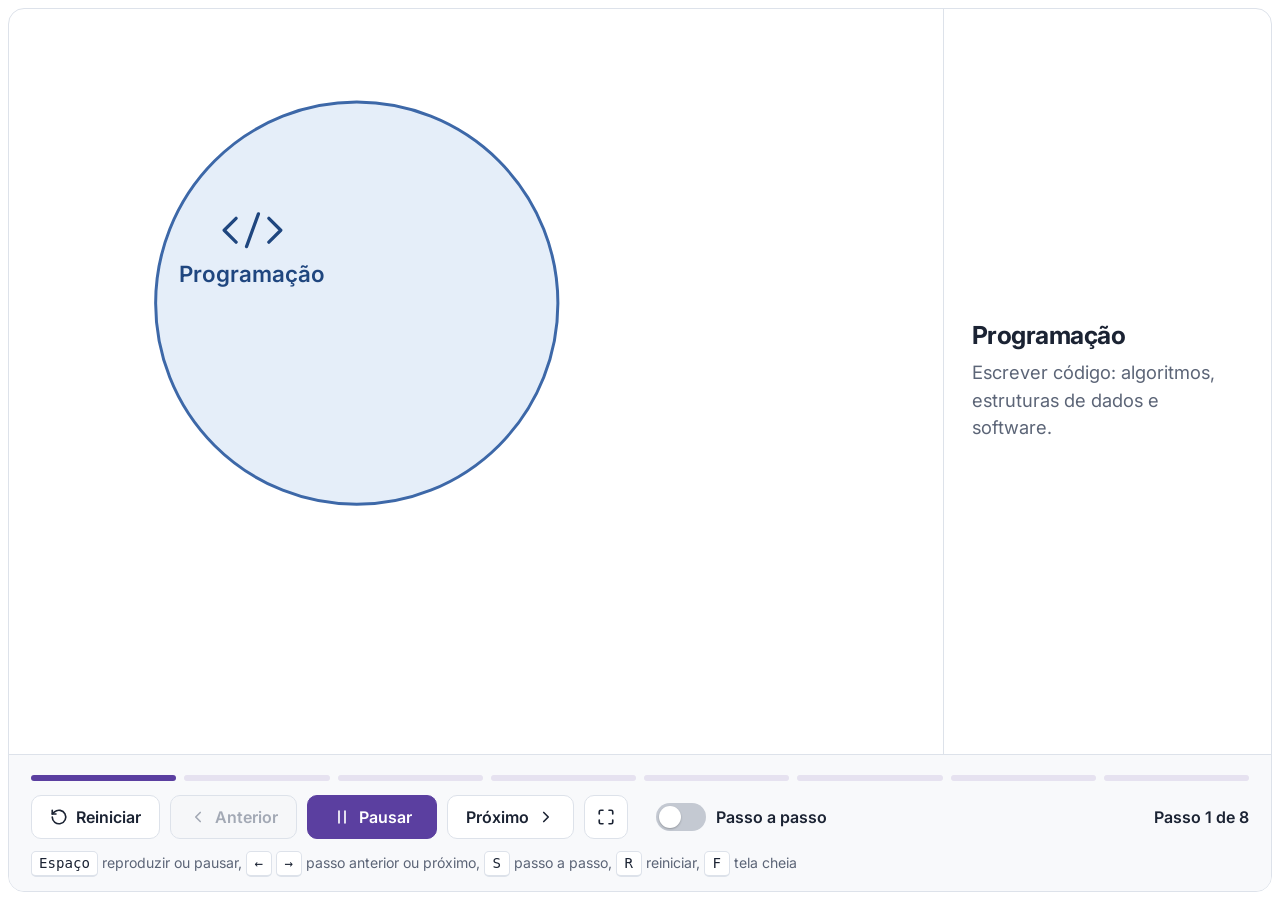
<file: ch1/chapter-01-statistical-learning/animations/ml-in-context.html>
<!doctype html>
<html lang="pt-BR">
<head>
  <meta charset="utf-8">
  <meta name="viewport" content="width=device-width, initial-scale=1">
  <title>Perfis profissionais em machine learning</title>
  <link rel="stylesheet" href="https://fonts.googleapis.com/css2?family=Inter:wght@400;500;600;700&display=swap">
  <link rel="stylesheet" href="../../../assets/stepper/stepper.css">
  <style>
    .set { stroke-width: 2; fill-opacity: 0.75; }
    .set.cs { fill: var(--d-blue-fill); stroke: var(--d-blue-stroke); }
    .set.st { fill: var(--d-teal-fill); stroke: var(--d-teal-stroke); }
    .set.dom { fill: #e6e8ee; stroke: var(--d-stroke); }
    .icon { fill: none; stroke-width: 2.2; stroke-linecap: round; stroke-linejoin: round; }
    .icon.blue { stroke: var(--d-blue-ink); }
    .icon.teal { stroke: var(--d-teal-ink); }
    .icon.grey { stroke: #3c4352; }
    .t { font: 600 15px "Inter", system-ui, sans-serif; text-anchor: middle; }
    .t.blue { fill: var(--d-blue-ink); }
    .t.teal { fill: var(--d-teal-ink); }
    .t.grey { fill: #3c4352; }
    .pill { fill: #fff; stroke: #3c4352; stroke-width: 1.5; }
    .pill.dark { fill: var(--d-purple-ink); stroke: var(--d-purple-ink); }
    .p { font: 600 11px "Inter", system-ui, sans-serif; text-anchor: middle; fill: #2b3140; }
    .p.white { fill: #fff; }
  </style>
</head>
<body>
  <div class="stepper" data-interval="2800">
    <div class="st-stage">
      <!-- Sets: Programação (220,170), Matemática e Estatística (380,170) and
           Domínio de aplicação (300,300), all r = 135. Each profession sits
           inside its own overlap region. -->
      <svg viewBox="0 0 600 445" role="img" aria-label="Programação, Matemática e Estatística e Domínio de aplicação se sobrepõem. Cientista de dados ou de ML combina programação e matemática; engenheiro(a) de software combina programação e domínio; cientista tradicional combina matemática e domínio; pesquisador de IA fica no centro, onde as três se encontram.">
        <g data-step="1">
          <circle class="set cs" cx="220" cy="170" r="135"/>
          <path class="icon blue" d="M139 113 L131 121 L139 129 M161 113 L169 121 L161 129 M154 110 L146 132"/>
          <text class="t blue" x="150" y="156">Programação</text>
        </g>
        <g data-step="2">
          <circle class="set st" cx="380" cy="170" r="135"/>
          <path class="icon teal" d="M432 128 H472 M434 127 C444 127 446 107 452 107 C458 107 460 127 470 127"/>
          <text class="t teal" x="452" y="152">Matemática e</text>
          <text class="t teal" x="452" y="170">Estatística</text>
        </g>
        <g data-step="3">
          <circle class="set dom" cx="300" cy="300" r="135"/>
          <g class="icon grey"><circle cx="300" cy="366" r="12"/><ellipse cx="300" cy="366" rx="5.5" ry="12"/><path d="M288 366 H312"/></g>
          <text class="t grey" x="300" y="400">Domínio de</text>
          <text class="t grey" x="300" y="418">aplicação</text>
        </g>
        <g data-step="4">
          <rect class="pill" x="258" y="105" width="84" height="34" rx="17"/>
          <text class="p" x="300" y="119">Cientista de</text>
          <text class="p" x="300" y="132">dados / ML</text>
        </g>
        <g data-step="5">
          <rect class="pill" x="174" y="253" width="96" height="34" rx="17"/>
          <text class="p" x="222" y="267">Engenheiro(a)</text>
          <text class="p" x="222" y="280">de software</text>
        </g>
        <g data-step="6">
          <rect class="pill" x="330" y="253" width="96" height="34" rx="17"/>
          <text class="p" x="378" y="267">Cientista</text>
          <text class="p" x="378" y="280">tradicional</text>
        </g>
        <g data-step="7">
          <rect class="pill dark" x="258" y="198" width="84" height="36" rx="18"/>
          <text class="p white" x="300" y="213">Pesquisador</text>
          <text class="p white" x="300" y="227">de IA</text>
        </g>
        <g data-step="8"></g>
      </svg>
    </div>
    <ol class="st-steps">
      <li><h3>Programação</h3><p>Escrever código: algoritmos, estruturas de dados e software.</p></li>
      <li><h3>Matemática e Estatística</h3><p>Álgebra linear, probabilidade, otimização e inferência.</p></li>
      <li><h3>Domínio de aplicação</h3><p>Conhecer a área em que os problemas reais aparecem: engenharia, saúde, economia…</p></li>
      <li><h3>Cientista de dados / ML</h3><p>Programação + matemática/estatística: constrói e treina modelos a partir de dados.</p></li>
      <li><h3>Engenheiro(a) de software</h3><p>Programação + domínio: constrói sistemas, sem necessariamente modelar dados.</p></li>
      <li><h3>Cientista tradicional</h3><p>Matemática/estatística + domínio: modela fenômenos, com menos foco em código.</p></li>
      <li><h3>Pesquisador de IA</h3><p>No centro: combina as três competências para criar novos métodos e aplicá-los a problemas reais.</p></li>
      <li><h3>O quadro completo</h3><p>Cada perfil profissional nasce de uma combinação diferente dessas competências.</p></li>
    </ol>
  </div>
  <script src="../../../assets/stepper/stepper.js"></script>
</body>
</html>
</file>
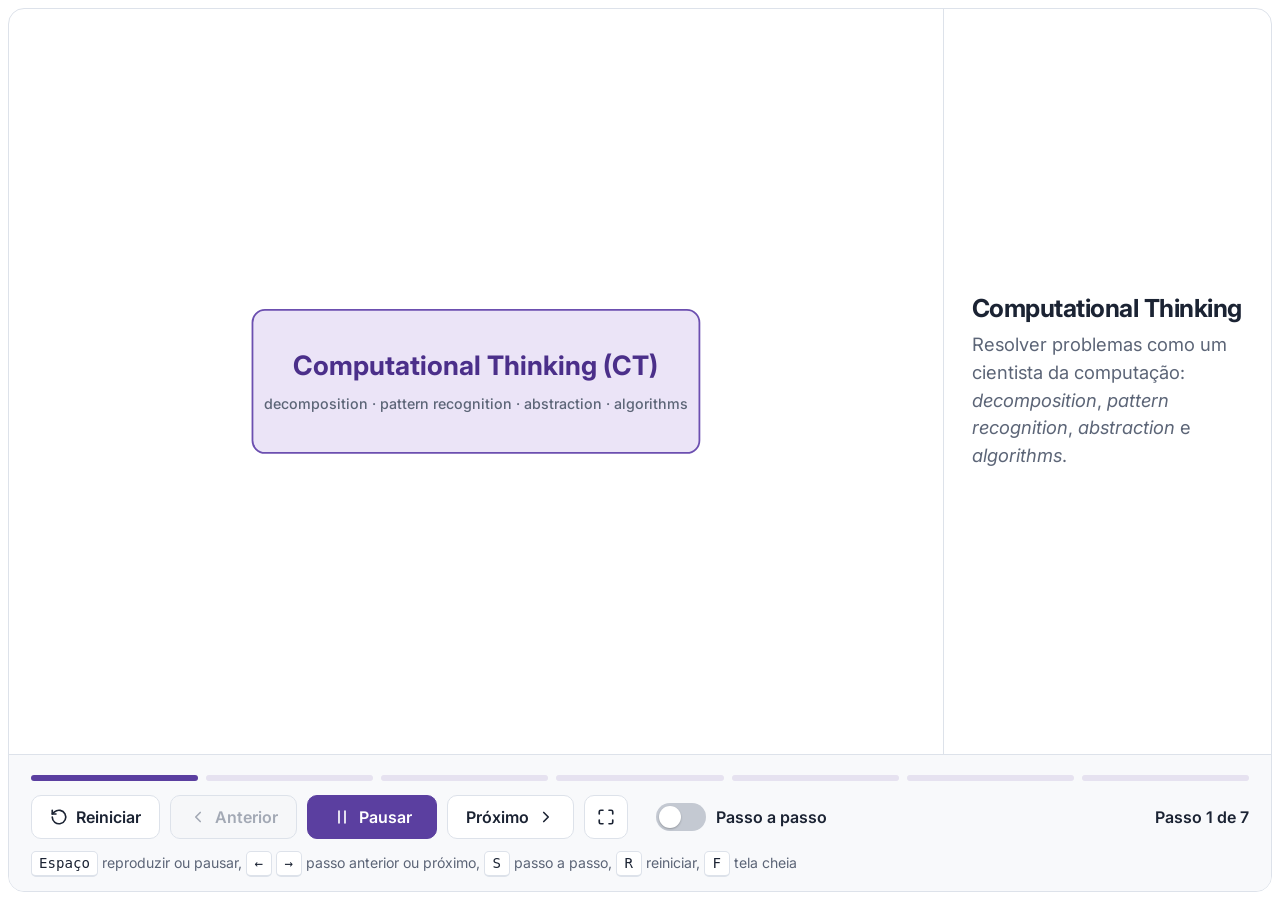
<file: ch1/chapter-01-statistical-learning/animations/ml-learn-from-data.html>
<!doctype html>
<html lang="pt-BR">
<head>
  <meta charset="utf-8">
  <meta name="viewport" content="width=device-width, initial-scale=1">
  <title>Classical CT versus Intelligent CT</title>
  <link rel="stylesheet" href="https://fonts.googleapis.com/css2?family=Inter:wght@400;500;600;700&display=swap">
  <link rel="stylesheet" href="../../../assets/stepper/stepper.css">
  <style>
    /* The computational-thinking box: large on step 1, then it shrinks into
       the "a. Classical CT" frame around the hand-written-rules row. */
    #ct-box {
      x: 12px; y: 8px; width: 630px; height: 152px;
      fill: var(--d-purple-fill); fill-opacity: 0.35;
      stroke: var(--d-purple-stroke); stroke-width: 2;
      transition: x 0.7s ease, y 0.7s ease, width 0.7s ease, height 0.7s ease, fill-opacity 0.7s ease;
    }
    .stepper[data-at="1"] #ct-box { x: 250px; y: 155px; width: 500px; height: 160px; fill-opacity: 1; }
    .ct-title { fill: var(--d-purple-ink); font: 700 30px "Inter", system-ui, sans-serif; text-anchor: middle; }
    .frame-title { fill: var(--d-purple-ink); font: 700 16px "Inter", system-ui, sans-serif; }
    .intelligent { fill: var(--d-teal-fill); fill-opacity: 0.35; stroke: var(--d-teal-stroke); stroke-width: 2; }
    .frame-title.teal { fill: var(--d-teal-ink); }
    .label.small { font-size: 16px; }
  </style>
</head>
<body>
  <div class="stepper" data-interval="3200">
    <div class="st-stage">
      <svg viewBox="0 0 1000 470" role="img" aria-label="Classical computational thinking, em que uma pessoa escreve as regras, comparado com intelligent computational thinking, em que o computador aprende as regras com dados">

        <!-- Step 1: computational thinking (the box stays and becomes frame a) -->
        <g data-step="1">
          <rect id="ct-box" x="12" y="8" width="630" height="152" rx="14"/>
        </g>
        <g data-step="1" data-until="1">
          <text class="ct-title" x="500" y="228">Computational Thinking (CT)</text>
          <text class="note" x="500" y="266" style="font-size:16px">decomposition · pattern recognition · abstraction · algorithms</text>
        </g>

        <!-- Step 2: a. classical CT, a person writes the rules -->
        <g data-step="2">
          <text class="frame-title" x="28" y="32">a. Classical CT: uma pessoa escreve as regras</text>
          <rect class="box teal" x="35" y="48" width="160" height="40" rx="8"/>
          <text class="label teal" x="115" y="68">dados</text>
          <rect class="box amber" x="35" y="106" width="160" height="40" rx="20"/>
          <text class="label amber" x="115" y="126">regras</text>
          <path class="arrow draw" d="M195 68 L253 88"/>
          <path class="arrow draw" d="M195 126 L253 106"/>
          <rect class="box" x="255" y="56" width="170" height="80" rx="10"/>
          <text class="label big" x="340" y="96">programa</text>
          <path class="arrow draw" d="M425 96 L478 96"/>
          <rect class="box blue" x="480" y="76" width="130" height="40" rx="4"/>
          <text class="label blue" x="545" y="96">saída</text>
        </g>

        <!-- Step 3: where hand-written rules break down -->
        <g data-step="3">
          <rect class="box amber" x="662" y="26" width="326" height="118" rx="10"/>
          <text class="note left" x="680" y="56">Quais regras detectam uma rachadura</text>
          <text class="note left" x="680" y="78">na foto de uma parede? Ou distinguem</text>
          <text class="note left" x="680" y="100">um gato de um cachorro? São casos</text>
          <text class="note left" x="680" y="122">demais para escrever à mão.</text>
        </g>

        <!-- Step 4: b. intelligent CT, the computer learns the rules -->
        <g data-step="4">
          <rect class="intelligent" x="8" y="174" width="984" height="290" rx="14"/>
          <text class="frame-title teal" x="24" y="198">b. Intelligent CT: o computador aprende as regras a partir de exemplos</text>
        </g>
        <g transform="translate(0 40)">
          <g data-step="4">
            <rect class="group" x="15" y="200" width="455" height="200" rx="12"/>
            <text class="heading" x="25" y="190">Training: aprende as regras</text>
            <rect class="box teal" x="35" y="255" width="160" height="40" rx="8"/>
            <text class="label teal small" x="115" y="275">training data</text>
            <rect class="box blue" x="35" y="325" width="160" height="40" rx="4"/>
            <text class="label blue small" x="115" y="345">saída desejada</text>
            <path class="arrow draw" d="M195 275 L253 295"/>
            <path class="arrow draw" d="M195 345 L253 325"/>
            <rect class="box" x="255" y="250" width="170" height="120" rx="10"/>
            <text class="label big" x="340" y="310">Training</text>
          </g>

          <!-- Step 5: learned rules = model weights -->
          <g data-step="5">
            <path class="arrow draw" d="M425 310 L508 322"/>
            <rect class="box purple" x="510" y="300" width="140" height="44" rx="22"/>
            <text class="label purple" x="580" y="322">regras</text>
            <text class="label" x="580" y="366" style="font-size:15px">modelo</text>
            <text class="note" x="580" y="386">pesos <tspan font-weight="700">w</tspan></text>
          </g>

          <!-- Step 6: testing -->
          <g data-step="6">
            <rect class="group blue" x="490" y="200" width="495" height="200" rx="12"/>
            <text class="heading blue" x="500" y="190">Testing: aplica as regras aprendidas</text>
            <rect class="box teal" x="510" y="225" width="140" height="40" rx="8"/>
            <text class="label teal small" x="580" y="245">test data</text>
            <path class="arrow draw" d="M650 245 L698 285"/>
            <path class="arrow draw" d="M650 322 L698 315"/>
            <rect class="box" x="700" y="250" width="135" height="120" rx="10"/>
            <text class="label big" x="767" y="310">Testing</text>
          </g>

          <!-- Step 7: output -->
          <g data-step="7">
            <path class="arrow draw" d="M835 310 L873 310"/>
            <rect class="box blue" x="875" y="290" width="100" height="40" rx="4"/>
            <text class="label blue" x="925" y="310">saída</text>
          </g>
        </g>
      </svg>
    </div>

    <ol class="st-steps">
      <li>
        <h3>Computational Thinking</h3>
        <p>Resolver problemas como um cientista da computação: <em>decomposition</em>, <em>pattern recognition</em>, <em>abstraction</em> e <em>algorithms</em>.</p>
      </li>
      <li>
        <h3>a. Classical CT</h3>
        <p>Uma pessoa decompõe o problema e escreve as regras (o algoritmo). O computador as aplica aos dados e devolve uma saída.</p>
      </li>
      <li>
        <h3>Onde o clássico falha</h3>
        <p>Para imagens, sons ou textos, ninguém consegue escrever as regras explicitamente.</p>
      </li>
      <li>
        <h3>b. Intelligent CT</h3>
        <p>Invertemos a lógica: fornecemos os dados <em>e</em> as saídas desejadas (<em>training data</em>), e o computador aprende as regras.</p>
      </li>
      <li>
        <h3>As regras são aprendidas</h3>
        <p>O <em>training</em> encontra os pesos <strong>w</strong> do modelo. Esses pesos são as regras aprendidas.</p>
      </li>
      <li>
        <h3>Aplicar a dados novos</h3>
        <p>No <em>testing</em>, dados nunca vistos (<em>test data</em>) entram junto com as regras aprendidas.</p>
      </li>
      <li>
        <h3>O quadro completo</h3>
        <p>No <em>classical CT</em> escrevemos as regras; no <em>intelligent CT</em> elas são aprendidas dos dados e depois usadas como um programa comum.</p>
      </li>
    </ol>
  </div>
  <script src="../../../assets/stepper/stepper.js"></script>
</body>
</html>
</file>
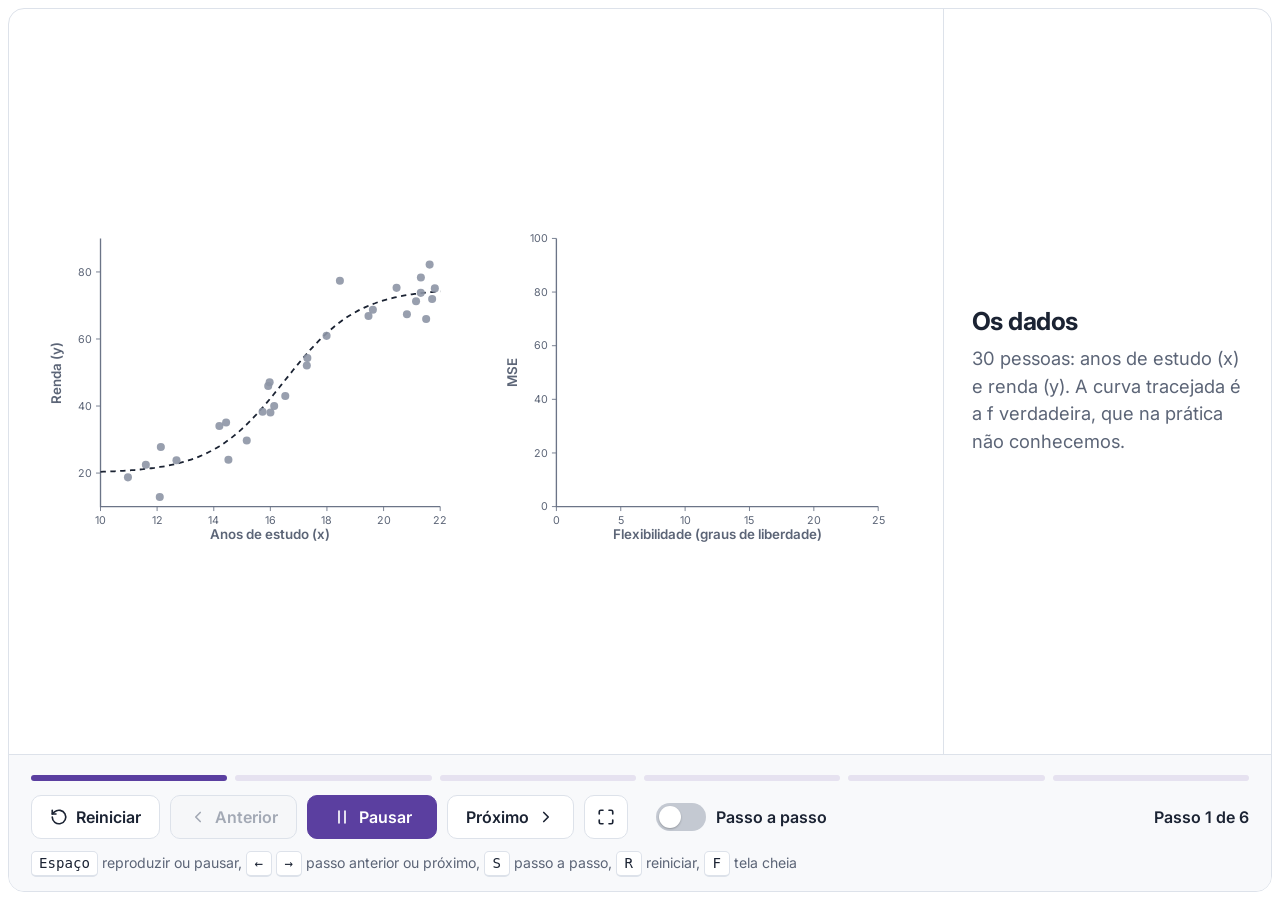
<file: ch1/chapter-01-statistical-learning/animations/overfitting.html>
<!doctype html>
<!-- GENERATED by _scripts/ch1_figures.py (overfitting_animation). Edit the script, not this file. -->
<html lang="pt-BR">
<head>
  <meta charset="utf-8">
  <meta name="viewport" content="width=device-width, initial-scale=1">
  <title>Overfitting na prática</title>
  <link rel="stylesheet" href="https://fonts.googleapis.com/css2?family=Inter:wght@400;500;600;700&display=swap">
  <link rel="stylesheet" href="../../../assets/stepper/stepper.css">
  <style>
    .fit { fill: none; stroke-width: 3.5; stroke-linejoin: round; }
    .curve { fill: none; stroke-width: 3.5; stroke-linejoin: round; }
  </style>
</head>
<body>
  <div class="stepper" data-interval="3200">
    <div class="st-stage">
      <svg viewBox="0 0 1000 380" font-family="Inter, system-ui, -apple-system, 'Segoe UI', sans-serif" role="img" aria-label="Ajustes com flexibilidade crescente aos dados de renda e as curvas de training MSE e test MSE">
<defs><clipPath id="plot"><rect x="80" y="30" width="380" height="300"/></clipPath></defs>
<g data-step="1">
<path d="M80 30 V330 H460" fill="none" stroke="#6b7487" stroke-width="1.5"/>
<text x="270.0" y="366.0" font-size="15" fill="#5c6577" text-anchor="middle" font-weight="600" >Anos de estudo (x)</text>
<text transform="translate(36 180.0) rotate(-90)" text-anchor="middle" font-size="15" font-weight="600" fill="#5c6577">Renda (y)</text>
<line x1="80.0" y1="330" x2="80.0" y2="335" stroke="#6b7487"/>
<text x="80.0" y="349.0" font-size="12" fill="#5c6577" text-anchor="middle" font-weight="400" >10</text>
<line x1="143.3" y1="330" x2="143.3" y2="335" stroke="#6b7487"/>
<text x="143.3" y="349.0" font-size="12" fill="#5c6577" text-anchor="middle" font-weight="400" >12</text>
<line x1="206.7" y1="330" x2="206.7" y2="335" stroke="#6b7487"/>
<text x="206.7" y="349.0" font-size="12" fill="#5c6577" text-anchor="middle" font-weight="400" >14</text>
<line x1="270.0" y1="330" x2="270.0" y2="335" stroke="#6b7487"/>
<text x="270.0" y="349.0" font-size="12" fill="#5c6577" text-anchor="middle" font-weight="400" >16</text>
<line x1="333.3" y1="330" x2="333.3" y2="335" stroke="#6b7487"/>
<text x="333.3" y="349.0" font-size="12" fill="#5c6577" text-anchor="middle" font-weight="400" >18</text>
<line x1="396.7" y1="330" x2="396.7" y2="335" stroke="#6b7487"/>
<text x="396.7" y="349.0" font-size="12" fill="#5c6577" text-anchor="middle" font-weight="400" >20</text>
<line x1="460.0" y1="330" x2="460.0" y2="335" stroke="#6b7487"/>
<text x="460.0" y="349.0" font-size="12" fill="#5c6577" text-anchor="middle" font-weight="400" >22</text>
<line x1="75" y1="292.5" x2="80" y2="292.5" stroke="#6b7487"/>
<text x="71.0" y="296.5" font-size="12" fill="#5c6577" text-anchor="end" font-weight="400" >20</text>
<line x1="75" y1="217.5" x2="80" y2="217.5" stroke="#6b7487"/>
<text x="71.0" y="221.5" font-size="12" fill="#5c6577" text-anchor="end" font-weight="400" >40</text>
<line x1="75" y1="142.5" x2="80" y2="142.5" stroke="#6b7487"/>
<text x="71.0" y="146.5" font-size="12" fill="#5c6577" text-anchor="end" font-weight="400" >60</text>
<line x1="75" y1="67.5" x2="80" y2="67.5" stroke="#6b7487"/>
<text x="71.0" y="71.5" font-size="12" fill="#5c6577" text-anchor="end" font-weight="400" >80</text>
<path d="M80.0 291.1 L83.2 291.0 L86.3 290.9 L89.5 290.8 L92.7 290.6 L95.8 290.5 L99.0 290.3 L102.2 290.1 L105.3 290.0 L108.5 289.8 L111.7 289.5 L114.8 289.3 L118.0 289.1 L121.2 288.8 L124.3 288.5 L127.5 288.2 L130.7 287.8 L133.8 287.5 L137.0 287.1 L140.2 286.7 L143.3 286.2 L146.5 285.7 L149.7 285.2 L152.8 284.7 L156.0 284.1 L159.2 283.4 L162.3 282.7 L165.5 282.0 L168.7 281.2 L171.8 280.3 L175.0 279.4 L178.2 278.4 L181.3 277.4 L184.5 276.3 L187.7 275.1 L190.8 273.8 L194.0 272.5 L197.2 271.1 L200.3 269.5 L203.5 267.9 L206.7 266.2 L209.8 264.4 L213.0 262.5 L216.2 260.4 L219.3 258.3 L222.5 256.0 L225.7 253.7 L228.8 251.2 L232.0 248.6 L235.2 245.9 L238.3 243.0 L241.5 240.1 L244.7 237.0 L247.8 233.9 L251.0 230.6 L254.2 227.2 L257.3 223.7 L260.5 220.1 L263.7 216.5 L266.8 212.8 L270.0 209.0 L273.2 205.1 L276.3 201.2 L279.5 197.3 L282.7 193.3 L285.8 189.4 L289.0 185.4 L292.2 181.5 L295.3 177.5 L298.5 173.6 L301.7 169.8 L304.8 166.0 L308.0 162.3 L311.2 158.6 L314.3 155.0 L317.5 151.6 L320.7 148.2 L323.8 144.9 L327.0 141.7 L330.2 138.7 L333.3 135.7 L336.5 132.9 L339.7 130.2 L342.8 127.6 L346.0 125.1 L349.2 122.7 L352.3 120.5 L355.5 118.3 L358.7 116.3 L361.8 114.4 L365.0 112.6 L368.2 110.8 L371.3 109.2 L374.5 107.7 L377.7 106.3 L380.8 104.9 L384.0 103.6 L387.2 102.5 L390.3 101.3 L393.5 100.3 L396.7 99.3 L399.8 98.4 L403.0 97.6 L406.2 96.8 L409.3 96.0 L412.5 95.3 L415.7 94.7 L418.8 94.1 L422.0 93.5 L425.2 93.0 L428.3 92.5 L431.5 92.1 L434.7 91.7 L437.8 91.3 L441.0 90.9 L444.2 90.6 L447.3 90.3 L450.5 90.0 L453.7 89.7 L456.8 89.4 L460.0 89.2" fill="none" stroke="#1b2333" stroke-width="2" stroke-dasharray="6 5"/>
<circle cx="110.7" cy="297.3" r="4.5" fill="#8d95a5" fill-opacity="0.9"/>
<circle cx="130.7" cy="283.1" r="4.5" fill="#8d95a5" fill-opacity="0.9"/>
<circle cx="146.3" cy="319.2" r="4.5" fill="#8d95a5" fill-opacity="0.9"/>
<circle cx="147.5" cy="263.4" r="4.5" fill="#8d95a5" fill-opacity="0.9"/>
<circle cx="165.0" cy="278.1" r="4.5" fill="#8d95a5" fill-opacity="0.9"/>
<circle cx="213.0" cy="239.8" r="4.5" fill="#8d95a5" fill-opacity="0.9"/>
<circle cx="220.5" cy="235.9" r="4.5" fill="#8d95a5" fill-opacity="0.9"/>
<circle cx="223.1" cy="277.7" r="4.5" fill="#8d95a5" fill-opacity="0.9"/>
<circle cx="243.6" cy="256.0" r="4.5" fill="#8d95a5" fill-opacity="0.9"/>
<circle cx="261.3" cy="223.8" r="4.5" fill="#8d95a5" fill-opacity="0.9"/>
<circle cx="267.6" cy="195.0" r="4.5" fill="#8d95a5" fill-opacity="0.9"/>
<circle cx="269.2" cy="190.8" r="4.5" fill="#8d95a5" fill-opacity="0.9"/>
<circle cx="270.1" cy="224.8" r="4.5" fill="#8d95a5" fill-opacity="0.9"/>
<circle cx="274.3" cy="217.4" r="4.5" fill="#8d95a5" fill-opacity="0.9"/>
<circle cx="286.7" cy="206.2" r="4.5" fill="#8d95a5" fill-opacity="0.9"/>
<circle cx="310.8" cy="172.2" r="4.5" fill="#8d95a5" fill-opacity="0.9"/>
<circle cx="311.4" cy="163.7" r="4.5" fill="#8d95a5" fill-opacity="0.9"/>
<circle cx="332.9" cy="139.0" r="4.5" fill="#8d95a5" fill-opacity="0.9"/>
<circle cx="347.8" cy="77.4" r="4.5" fill="#8d95a5" fill-opacity="0.9"/>
<circle cx="379.8" cy="116.7" r="4.5" fill="#8d95a5" fill-opacity="0.9"/>
<circle cx="384.7" cy="109.9" r="4.5" fill="#8d95a5" fill-opacity="0.9"/>
<circle cx="411.2" cy="85.3" r="4.5" fill="#8d95a5" fill-opacity="0.9"/>
<circle cx="422.8" cy="114.8" r="4.5" fill="#8d95a5" fill-opacity="0.9"/>
<circle cx="433.0" cy="100.2" r="4.5" fill="#8d95a5" fill-opacity="0.9"/>
<circle cx="438.3" cy="90.9" r="4.5" fill="#8d95a5" fill-opacity="0.9"/>
<circle cx="438.4" cy="73.8" r="4.5" fill="#8d95a5" fill-opacity="0.9"/>
<circle cx="444.3" cy="120.2" r="4.5" fill="#8d95a5" fill-opacity="0.9"/>
<circle cx="448.2" cy="59.3" r="4.5" fill="#8d95a5" fill-opacity="0.9"/>
<circle cx="451.0" cy="97.8" r="4.5" fill="#8d95a5" fill-opacity="0.9"/>
<circle cx="454.0" cy="85.9" r="4.5" fill="#8d95a5" fill-opacity="0.9"/>
<path d="M590 30 V330 H950" fill="none" stroke="#6b7487" stroke-width="1.5"/>
<text x="770.0" y="366.0" font-size="15" fill="#5c6577" text-anchor="middle" font-weight="600" >Flexibilidade (graus de liberdade)</text>
<text transform="translate(546 180.0) rotate(-90)" text-anchor="middle" font-size="15" font-weight="600" fill="#5c6577">MSE</text>
<line x1="590.0" y1="330" x2="590.0" y2="335" stroke="#6b7487"/>
<text x="590.0" y="349.0" font-size="12" fill="#5c6577" text-anchor="middle" font-weight="400" >0</text>
<line x1="662.0" y1="330" x2="662.0" y2="335" stroke="#6b7487"/>
<text x="662.0" y="349.0" font-size="12" fill="#5c6577" text-anchor="middle" font-weight="400" >5</text>
<line x1="734.0" y1="330" x2="734.0" y2="335" stroke="#6b7487"/>
<text x="734.0" y="349.0" font-size="12" fill="#5c6577" text-anchor="middle" font-weight="400" >10</text>
<line x1="806.0" y1="330" x2="806.0" y2="335" stroke="#6b7487"/>
<text x="806.0" y="349.0" font-size="12" fill="#5c6577" text-anchor="middle" font-weight="400" >15</text>
<line x1="878.0" y1="330" x2="878.0" y2="335" stroke="#6b7487"/>
<text x="878.0" y="349.0" font-size="12" fill="#5c6577" text-anchor="middle" font-weight="400" >20</text>
<line x1="950.0" y1="330" x2="950.0" y2="335" stroke="#6b7487"/>
<text x="950.0" y="349.0" font-size="12" fill="#5c6577" text-anchor="middle" font-weight="400" >25</text>
<line x1="585" y1="330.0" x2="590" y2="330.0" stroke="#6b7487"/>
<text x="581.0" y="334.0" font-size="12" fill="#5c6577" text-anchor="end" font-weight="400" >0</text>
<line x1="585" y1="270.0" x2="590" y2="270.0" stroke="#6b7487"/>
<text x="581.0" y="274.0" font-size="12" fill="#5c6577" text-anchor="end" font-weight="400" >20</text>
<line x1="585" y1="210.0" x2="590" y2="210.0" stroke="#6b7487"/>
<text x="581.0" y="214.0" font-size="12" fill="#5c6577" text-anchor="end" font-weight="400" >40</text>
<line x1="585" y1="150.0" x2="590" y2="150.0" stroke="#6b7487"/>
<text x="581.0" y="154.0" font-size="12" fill="#5c6577" text-anchor="end" font-weight="400" >60</text>
<line x1="585" y1="90.0" x2="590" y2="90.0" stroke="#6b7487"/>
<text x="581.0" y="94.0" font-size="12" fill="#5c6577" text-anchor="end" font-weight="400" >80</text>
<line x1="585" y1="30.0" x2="590" y2="30.0" stroke="#6b7487"/>
<text x="581.0" y="34.0" font-size="12" fill="#5c6577" text-anchor="end" font-weight="400" >100</text>
</g>
<g data-step="2">
<path class="fit draw" clip-path="url(#plot)" d="M80.0 335.4 L80.8 334.9 L81.5 334.4 L82.3 333.9 L83.0 333.3 L83.8 332.8 L84.6 332.3 L85.3 331.7 L86.1 331.2 L86.9 330.7 L87.6 330.2 L88.4 329.6 L89.1 329.1 L89.9 328.6 L90.7 328.0 L91.4 327.5 L92.2 327.0 L92.9 326.5 L93.7 325.9 L94.5 325.4 L95.2 324.9 L96.0 324.3 L96.8 323.8 L97.5 323.3 L98.3 322.8 L99.0 322.2 L99.8 321.7 L100.6 321.2 L101.3 320.6 L102.1 320.1 L102.8 319.6 L103.6 319.1 L104.4 318.5 L105.1 318.0 L105.9 317.5 L106.7 316.9 L107.4 316.4 L108.2 315.9 L108.9 315.4 L109.7 314.8 L110.5 314.3 L111.2 313.8 L112.0 313.2 L112.7 312.7 L113.5 312.2 L114.3 311.7 L115.0 311.1 L115.8 310.6 L116.6 310.1 L117.3 309.5 L118.1 309.0 L118.8 308.5 L119.6 308.0 L120.4 307.4 L121.1 306.9 L121.9 306.4 L122.6 305.8 L123.4 305.3 L124.2 304.8 L124.9 304.3 L125.7 303.7 L126.5 303.2 L127.2 302.7 L128.0 302.1 L128.7 301.6 L129.5 301.1 L130.3 300.6 L131.0 300.0 L131.8 299.5 L132.5 299.0 L133.3 298.4 L134.1 297.9 L134.8 297.4 L135.6 296.9 L136.4 296.3 L137.1 295.8 L137.9 295.3 L138.6 294.7 L139.4 294.2 L140.2 293.7 L140.9 293.2 L141.7 292.6 L142.4 292.1 L143.2 291.6 L144.0 291.0 L144.7 290.5 L145.5 290.0 L146.3 289.5 L147.0 288.9 L147.8 288.4 L148.5 287.9 L149.3 287.3 L150.1 286.8 L150.8 286.3 L151.6 285.7 L152.3 285.2 L153.1 284.7 L153.9 284.2 L154.6 283.6 L155.4 283.1 L156.2 282.6 L156.9 282.0 L157.7 281.5 L158.4 281.0 L159.2 280.5 L160.0 279.9 L160.7 279.4 L161.5 278.9 L162.2 278.3 L163.0 277.8 L163.8 277.3 L164.5 276.8 L165.3 276.2 L166.1 275.7 L166.8 275.2 L167.6 274.6 L168.3 274.1 L169.1 273.6 L169.9 273.1 L170.6 272.5 L171.4 272.0 L172.1 271.5 L172.9 270.9 L173.7 270.4 L174.4 269.9 L175.2 269.4 L176.0 268.8 L176.7 268.3 L177.5 267.8 L178.2 267.2 L179.0 266.7 L179.8 266.2 L180.5 265.7 L181.3 265.1 L182.0 264.6 L182.8 264.1 L183.6 263.5 L184.3 263.0 L185.1 262.5 L185.9 262.0 L186.6 261.4 L187.4 260.9 L188.1 260.4 L188.9 259.8 L189.7 259.3 L190.4 258.8 L191.2 258.3 L191.9 257.7 L192.7 257.2 L193.5 256.7 L194.2 256.1 L195.0 255.6 L195.8 255.1 L196.5 254.6 L197.3 254.0 L198.0 253.5 L198.8 253.0 L199.6 252.4 L200.3 251.9 L201.1 251.4 L201.8 250.9 L202.6 250.3 L203.4 249.8 L204.1 249.3 L204.9 248.7 L205.7 248.2 L206.4 247.7 L207.2 247.2 L207.9 246.6 L208.7 246.1 L209.5 245.6 L210.2 245.0 L211.0 244.5 L211.7 244.0 L212.5 243.5 L213.3 242.9 L214.0 242.4 L214.8 241.9 L215.6 241.3 L216.3 240.8 L217.1 240.3 L217.8 239.7 L218.6 239.2 L219.4 238.7 L220.1 238.2 L220.9 237.6 L221.6 237.1 L222.4 236.6 L223.2 236.0 L223.9 235.5 L224.7 235.0 L225.5 234.5 L226.2 233.9 L227.0 233.4 L227.7 232.9 L228.5 232.3 L229.3 231.8 L230.0 231.3 L230.8 230.8 L231.5 230.2 L232.3 229.7 L233.1 229.2 L233.8 228.6 L234.6 228.1 L235.4 227.6 L236.1 227.1 L236.9 226.5 L237.6 226.0 L238.4 225.5 L239.2 224.9 L239.9 224.4 L240.7 223.9 L241.4 223.4 L242.2 222.8 L243.0 222.3 L243.7 221.8 L244.5 221.2 L245.3 220.7 L246.0 220.2 L246.8 219.7 L247.5 219.1 L248.3 218.6 L249.1 218.1 L249.8 217.5 L250.6 217.0 L251.3 216.5 L252.1 216.0 L252.9 215.4 L253.6 214.9 L254.4 214.4 L255.2 213.8 L255.9 213.3 L256.7 212.8 L257.4 212.3 L258.2 211.7 L259.0 211.2 L259.7 210.7 L260.5 210.1 L261.2 209.6 L262.0 209.1 L262.8 208.6 L263.5 208.0 L264.3 207.5 L265.1 207.0 L265.8 206.4 L266.6 205.9 L267.3 205.4 L268.1 204.9 L268.9 204.3 L269.6 203.8 L270.4 203.3 L271.1 202.7 L271.9 202.2 L272.7 201.7 L273.4 201.2 L274.2 200.6 L274.9 200.1 L275.7 199.6 L276.5 199.0 L277.2 198.5 L278.0 198.0 L278.8 197.5 L279.5 196.9 L280.3 196.4 L281.0 195.9 L281.8 195.3 L282.6 194.8 L283.3 194.3 L284.1 193.7 L284.8 193.2 L285.6 192.7 L286.4 192.2 L287.1 191.6 L287.9 191.1 L288.7 190.6 L289.4 190.0 L290.2 189.5 L290.9 189.0 L291.7 188.5 L292.5 187.9 L293.2 187.4 L294.0 186.9 L294.7 186.3 L295.5 185.8 L296.3 185.3 L297.0 184.8 L297.8 184.2 L298.6 183.7 L299.3 183.2 L300.1 182.6 L300.8 182.1 L301.6 181.6 L302.4 181.1 L303.1 180.5 L303.9 180.0 L304.6 179.5 L305.4 178.9 L306.2 178.4 L306.9 177.9 L307.7 177.4 L308.5 176.8 L309.2 176.3 L310.0 175.8 L310.7 175.2 L311.5 174.7 L312.3 174.2 L313.0 173.7 L313.8 173.1 L314.5 172.6 L315.3 172.1 L316.1 171.5 L316.8 171.0 L317.6 170.5 L318.4 170.0 L319.1 169.4 L319.9 168.9 L320.6 168.4 L321.4 167.8 L322.2 167.3 L322.9 166.8 L323.7 166.3 L324.4 165.7 L325.2 165.2 L326.0 164.7 L326.7 164.1 L327.5 163.6 L328.3 163.1 L329.0 162.6 L329.8 162.0 L330.5 161.5 L331.3 161.0 L332.1 160.4 L332.8 159.9 L333.6 159.4 L334.3 158.9 L335.1 158.3 L335.9 157.8 L336.6 157.3 L337.4 156.7 L338.2 156.2 L338.9 155.7 L339.7 155.2 L340.4 154.6 L341.2 154.1 L342.0 153.6 L342.7 153.0 L343.5 152.5 L344.2 152.0 L345.0 151.5 L345.8 150.9 L346.5 150.4 L347.3 149.9 L348.1 149.3 L348.8 148.8 L349.6 148.3 L350.3 147.8 L351.1 147.2 L351.9 146.7 L352.6 146.2 L353.4 145.6 L354.1 145.1 L354.9 144.6 L355.7 144.0 L356.4 143.5 L357.2 143.0 L358.0 142.5 L358.7 141.9 L359.5 141.4 L360.2 140.9 L361.0 140.3 L361.8 139.8 L362.5 139.3 L363.3 138.8 L364.0 138.2 L364.8 137.7 L365.6 137.2 L366.3 136.6 L367.1 136.1 L367.9 135.6 L368.6 135.1 L369.4 134.5 L370.1 134.0 L370.9 133.5 L371.7 132.9 L372.4 132.4 L373.2 131.9 L373.9 131.4 L374.7 130.8 L375.5 130.3 L376.2 129.8 L377.0 129.2 L377.8 128.7 L378.5 128.2 L379.3 127.7 L380.0 127.1 L380.8 126.6 L381.6 126.1 L382.3 125.5 L383.1 125.0 L383.8 124.5 L384.6 124.0 L385.4 123.4 L386.1 122.9 L386.9 122.4 L387.7 121.8 L388.4 121.3 L389.2 120.8 L389.9 120.3 L390.7 119.7 L391.5 119.2 L392.2 118.7 L393.0 118.1 L393.7 117.6 L394.5 117.1 L395.3 116.6 L396.0 116.0 L396.8 115.5 L397.6 115.0 L398.3 114.4 L399.1 113.9 L399.8 113.4 L400.6 112.9 L401.4 112.3 L402.1 111.8 L402.9 111.3 L403.6 110.7 L404.4 110.2 L405.2 109.7 L405.9 109.2 L406.7 108.6 L407.5 108.1 L408.2 107.6 L409.0 107.0 L409.7 106.5 L410.5 106.0 L411.3 105.5 L412.0 104.9 L412.8 104.4 L413.5 103.9 L414.3 103.3 L415.1 102.8 L415.8 102.3 L416.6 101.8 L417.4 101.2 L418.1 100.7 L418.9 100.2 L419.6 99.6 L420.4 99.1 L421.2 98.6 L421.9 98.0 L422.7 97.5 L423.4 97.0 L424.2 96.5 L425.0 95.9 L425.7 95.4 L426.5 94.9 L427.3 94.3 L428.0 93.8 L428.8 93.3 L429.5 92.8 L430.3 92.2 L431.1 91.7 L431.8 91.2 L432.6 90.6 L433.3 90.1 L434.1 89.6 L434.9 89.1 L435.6 88.5 L436.4 88.0 L437.2 87.5 L437.9 86.9 L438.7 86.4 L439.4 85.9 L440.2 85.4 L441.0 84.8 L441.7 84.3 L442.5 83.8 L443.2 83.2 L444.0 82.7 L444.8 82.2 L445.5 81.7 L446.3 81.1 L447.1 80.6 L447.8 80.1 L448.6 79.5 L449.3 79.0 L450.1 78.5 L450.9 78.0 L451.6 77.4 L452.4 76.9 L453.1 76.4 L453.9 75.8 L454.7 75.3 L455.4 74.8 L456.2 74.3 L457.0 73.7 L457.7 73.2 L458.5 72.7 L459.2 72.1 L460.0 71.6" stroke="#b9822c"/>
<rect x="612.8" y="146.1" width="12" height="12" fill="#b9822c" stroke="#b4495a" stroke-width="2"/>
<rect x="612.8" y="211.4" width="12" height="12" fill="#b9822c" stroke="#8d95a5" stroke-width="2"/>
<text x="454.0" y="278.0" font-size="14" fill="#b9822c" text-anchor="end" font-weight="700" >linear</text>
</g>
<g data-step="3">
<path class="fit draw" clip-path="url(#plot)" d="M80.0 307.0 L80.8 306.8 L81.5 306.6 L82.3 306.3 L83.0 306.1 L83.8 305.9 L84.6 305.6 L85.3 305.4 L86.1 305.2 L86.9 304.9 L87.6 304.7 L88.4 304.4 L89.1 304.2 L89.9 304.0 L90.7 303.7 L91.4 303.5 L92.2 303.3 L92.9 303.0 L93.7 302.8 L94.5 302.6 L95.2 302.3 L96.0 302.1 L96.8 301.9 L97.5 301.6 L98.3 301.4 L99.0 301.2 L99.8 300.9 L100.6 300.7 L101.3 300.5 L102.1 300.2 L102.8 300.0 L103.6 299.8 L104.4 299.5 L105.1 299.3 L105.9 299.1 L106.7 298.8 L107.4 298.6 L108.2 298.4 L108.9 298.1 L109.7 297.9 L110.5 297.7 L111.2 297.4 L112.0 297.2 L112.7 297.0 L113.5 296.7 L114.3 296.5 L115.0 296.3 L115.8 296.0 L116.6 295.8 L117.3 295.5 L118.1 295.3 L118.8 295.1 L119.6 294.8 L120.4 294.6 L121.1 294.4 L121.9 294.1 L122.6 293.9 L123.4 293.7 L124.2 293.4 L124.9 293.2 L125.7 293.0 L126.5 292.7 L127.2 292.5 L128.0 292.3 L128.7 292.0 L129.5 291.8 L130.3 291.6 L131.0 291.3 L131.8 291.1 L132.5 290.9 L133.3 290.6 L134.1 290.4 L134.8 290.2 L135.6 289.9 L136.4 289.7 L137.1 289.4 L137.9 289.2 L138.6 289.0 L139.4 288.7 L140.2 288.5 L140.9 288.2 L141.7 288.0 L142.4 287.7 L143.2 287.5 L144.0 287.2 L144.7 287.0 L145.5 286.7 L146.3 286.4 L147.0 286.2 L147.8 285.9 L148.5 285.6 L149.3 285.4 L150.1 285.1 L150.8 284.8 L151.6 284.5 L152.3 284.3 L153.1 284.0 L153.9 283.7 L154.6 283.4 L155.4 283.1 L156.2 282.8 L156.9 282.5 L157.7 282.2 L158.4 281.9 L159.2 281.6 L160.0 281.3 L160.7 281.0 L161.5 280.7 L162.2 280.4 L163.0 280.1 L163.8 279.8 L164.5 279.5 L165.3 279.2 L166.1 278.9 L166.8 278.6 L167.6 278.3 L168.3 277.9 L169.1 277.6 L169.9 277.3 L170.6 277.0 L171.4 276.7 L172.1 276.3 L172.9 276.0 L173.7 275.7 L174.4 275.4 L175.2 275.0 L176.0 274.7 L176.7 274.4 L177.5 274.0 L178.2 273.7 L179.0 273.4 L179.8 273.0 L180.5 272.7 L181.3 272.3 L182.0 272.0 L182.8 271.6 L183.6 271.3 L184.3 270.9 L185.1 270.6 L185.9 270.2 L186.6 269.9 L187.4 269.5 L188.1 269.2 L188.9 268.8 L189.7 268.5 L190.4 268.1 L191.2 267.7 L191.9 267.4 L192.7 267.0 L193.5 266.7 L194.2 266.3 L195.0 265.9 L195.8 265.5 L196.5 265.2 L197.3 264.8 L198.0 264.4 L198.8 264.1 L199.6 263.7 L200.3 263.3 L201.1 262.9 L201.8 262.5 L202.6 262.2 L203.4 261.8 L204.1 261.4 L204.9 261.0 L205.7 260.6 L206.4 260.2 L207.2 259.8 L207.9 259.5 L208.7 259.1 L209.5 258.7 L210.2 258.3 L211.0 257.9 L211.7 257.5 L212.5 257.1 L213.3 256.7 L214.0 256.3 L214.8 255.9 L215.6 255.5 L216.3 255.1 L217.1 254.7 L217.8 254.3 L218.6 253.8 L219.4 253.4 L220.1 253.0 L220.9 252.6 L221.6 252.1 L222.4 251.7 L223.2 251.3 L223.9 250.8 L224.7 250.4 L225.5 249.9 L226.2 249.5 L227.0 249.0 L227.7 248.5 L228.5 248.1 L229.3 247.6 L230.0 247.1 L230.8 246.6 L231.5 246.1 L232.3 245.6 L233.1 245.1 L233.8 244.5 L234.6 244.0 L235.4 243.5 L236.1 242.9 L236.9 242.4 L237.6 241.8 L238.4 241.3 L239.2 240.7 L239.9 240.1 L240.7 239.5 L241.4 238.9 L242.2 238.3 L243.0 237.7 L243.7 237.1 L244.5 236.4 L245.3 235.8 L246.0 235.2 L246.8 234.5 L247.5 233.9 L248.3 233.2 L249.1 232.5 L249.8 231.8 L250.6 231.1 L251.3 230.4 L252.1 229.7 L252.9 229.0 L253.6 228.3 L254.4 227.6 L255.2 226.9 L255.9 226.1 L256.7 225.4 L257.4 224.7 L258.2 223.9 L259.0 223.2 L259.7 222.4 L260.5 221.6 L261.2 220.9 L262.0 220.1 L262.8 219.3 L263.5 218.5 L264.3 217.8 L265.1 217.0 L265.8 216.2 L266.6 215.4 L267.3 214.6 L268.1 213.8 L268.9 213.0 L269.6 212.2 L270.4 211.4 L271.1 210.6 L271.9 209.8 L272.7 209.0 L273.4 208.1 L274.2 207.3 L274.9 206.5 L275.7 205.7 L276.5 204.8 L277.2 204.0 L278.0 203.1 L278.8 202.3 L279.5 201.4 L280.3 200.6 L281.0 199.7 L281.8 198.9 L282.6 198.0 L283.3 197.1 L284.1 196.2 L284.8 195.3 L285.6 194.5 L286.4 193.6 L287.1 192.7 L287.9 191.8 L288.7 190.8 L289.4 189.9 L290.2 189.0 L290.9 188.1 L291.7 187.2 L292.5 186.2 L293.2 185.3 L294.0 184.4 L294.7 183.4 L295.5 182.5 L296.3 181.5 L297.0 180.6 L297.8 179.6 L298.6 178.7 L299.3 177.7 L300.1 176.8 L300.8 175.8 L301.6 174.8 L302.4 173.9 L303.1 172.9 L303.9 171.9 L304.6 170.9 L305.4 170.0 L306.2 169.0 L306.9 168.0 L307.7 167.0 L308.5 166.1 L309.2 165.1 L310.0 164.1 L310.7 163.1 L311.5 162.1 L312.3 161.2 L313.0 160.2 L313.8 159.2 L314.5 158.2 L315.3 157.3 L316.1 156.3 L316.8 155.3 L317.6 154.3 L318.4 153.4 L319.1 152.4 L319.9 151.4 L320.6 150.5 L321.4 149.5 L322.2 148.6 L322.9 147.6 L323.7 146.7 L324.4 145.7 L325.2 144.8 L326.0 143.9 L326.7 143.0 L327.5 142.1 L328.3 141.1 L329.0 140.2 L329.8 139.4 L330.5 138.5 L331.3 137.6 L332.1 136.7 L332.8 135.9 L333.6 135.0 L334.3 134.2 L335.1 133.3 L335.9 132.5 L336.6 131.7 L337.4 130.9 L338.2 130.1 L338.9 129.3 L339.7 128.5 L340.4 127.8 L341.2 127.0 L342.0 126.3 L342.7 125.6 L343.5 124.9 L344.2 124.2 L345.0 123.5 L345.8 122.8 L346.5 122.2 L347.3 121.5 L348.1 120.9 L348.8 120.3 L349.6 119.7 L350.3 119.1 L351.1 118.6 L351.9 118.0 L352.6 117.5 L353.4 117.0 L354.1 116.5 L354.9 116.0 L355.7 115.5 L356.4 115.0 L357.2 114.6 L358.0 114.1 L358.7 113.7 L359.5 113.3 L360.2 112.9 L361.0 112.5 L361.8 112.1 L362.5 111.7 L363.3 111.4 L364.0 111.0 L364.8 110.7 L365.6 110.3 L366.3 110.0 L367.1 109.7 L367.9 109.4 L368.6 109.1 L369.4 108.8 L370.1 108.5 L370.9 108.2 L371.7 107.9 L372.4 107.6 L373.2 107.4 L373.9 107.1 L374.7 106.9 L375.5 106.6 L376.2 106.4 L377.0 106.1 L377.8 105.9 L378.5 105.7 L379.3 105.4 L380.0 105.2 L380.8 105.0 L381.6 104.8 L382.3 104.6 L383.1 104.3 L383.8 104.1 L384.6 103.9 L385.4 103.7 L386.1 103.5 L386.9 103.3 L387.7 103.1 L388.4 102.9 L389.2 102.7 L389.9 102.5 L390.7 102.4 L391.5 102.2 L392.2 102.0 L393.0 101.8 L393.7 101.6 L394.5 101.4 L395.3 101.3 L396.0 101.1 L396.8 100.9 L397.6 100.7 L398.3 100.6 L399.1 100.4 L399.8 100.2 L400.6 100.0 L401.4 99.9 L402.1 99.7 L402.9 99.6 L403.6 99.4 L404.4 99.2 L405.2 99.1 L405.9 98.9 L406.7 98.8 L407.5 98.6 L408.2 98.4 L409.0 98.3 L409.7 98.1 L410.5 98.0 L411.3 97.8 L412.0 97.7 L412.8 97.5 L413.5 97.4 L414.3 97.2 L415.1 97.1 L415.8 96.9 L416.6 96.8 L417.4 96.6 L418.1 96.5 L418.9 96.3 L419.6 96.2 L420.4 96.0 L421.2 95.9 L421.9 95.7 L422.7 95.6 L423.4 95.4 L424.2 95.2 L425.0 95.1 L425.7 94.9 L426.5 94.7 L427.3 94.6 L428.0 94.4 L428.8 94.2 L429.5 94.0 L430.3 93.8 L431.1 93.7 L431.8 93.5 L432.6 93.3 L433.3 93.1 L434.1 92.9 L434.9 92.7 L435.6 92.5 L436.4 92.3 L437.2 92.1 L437.9 91.9 L438.7 91.7 L439.4 91.5 L440.2 91.3 L441.0 91.1 L441.7 90.9 L442.5 90.7 L443.2 90.5 L444.0 90.3 L444.8 90.1 L445.5 89.9 L446.3 89.7 L447.1 89.5 L447.8 89.3 L448.6 89.1 L449.3 88.9 L450.1 88.7 L450.9 88.4 L451.6 88.2 L452.4 88.0 L453.1 87.8 L453.9 87.6 L454.7 87.4 L455.4 87.2 L456.2 87.0 L457.0 86.8 L457.7 86.6 L458.5 86.4 L459.2 86.2 L460.0 86.0" stroke="#3d68a8"/>
<rect x="669.2" y="211.2" width="12" height="12" fill="#3d68a8" stroke="#b4495a" stroke-width="2"/>
<rect x="669.2" y="256.2" width="12" height="12" fill="#3d68a8" stroke="#8d95a5" stroke-width="2"/>
<text x="454.0" y="298.0" font-size="14" fill="#3d68a8" text-anchor="end" font-weight="700" >flexível</text>
</g>
<g data-step="4">
<path class="fit draw" clip-path="url(#plot)" d="M80.0 251.0 L80.8 257.5 L81.5 263.7 L82.3 269.4 L83.0 274.8 L83.8 279.8 L84.6 284.4 L85.3 288.6 L86.1 292.6 L86.9 296.1 L87.6 299.4 L88.4 302.3 L89.1 305.0 L89.9 307.3 L90.7 309.4 L91.4 311.2 L92.2 312.7 L92.9 314.0 L93.7 315.0 L94.5 315.8 L95.2 316.4 L96.0 316.8 L96.8 317.0 L97.5 316.9 L98.3 316.7 L99.0 316.4 L99.8 315.9 L100.6 315.2 L101.3 314.4 L102.1 313.4 L102.8 312.4 L103.6 311.2 L104.4 310.0 L105.1 308.6 L105.9 307.2 L106.7 305.7 L107.4 304.2 L108.2 302.6 L108.9 301.0 L109.7 299.3 L110.5 297.7 L111.2 296.0 L112.0 294.4 L112.7 292.7 L113.5 291.1 L114.3 289.5 L115.0 288.0 L115.8 286.6 L116.6 285.2 L117.3 283.8 L118.1 282.6 L118.8 281.5 L119.6 280.5 L120.4 279.6 L121.1 278.8 L121.9 278.2 L122.6 277.7 L123.4 277.4 L124.2 277.3 L124.9 277.3 L125.7 277.6 L126.5 278.0 L127.2 278.6 L128.0 279.5 L128.7 280.6 L129.5 282.0 L130.3 283.6 L131.0 285.5 L131.8 287.6 L132.5 289.9 L133.3 292.4 L134.1 294.9 L134.8 297.4 L135.6 299.8 L136.4 302.2 L137.1 304.4 L137.9 306.3 L138.6 308.0 L139.4 309.3 L140.2 310.2 L140.9 310.6 L141.7 310.5 L142.4 309.9 L143.2 308.6 L144.0 306.5 L144.7 303.8 L145.5 300.2 L146.3 295.7 L147.0 290.4 L147.8 285.1 L148.5 280.4 L149.3 276.4 L150.1 273.0 L150.8 270.1 L151.6 267.8 L152.3 266.0 L153.1 264.6 L153.9 263.7 L154.6 263.2 L155.4 263.0 L156.2 263.2 L156.9 263.6 L157.7 264.3 L158.4 265.3 L159.2 266.4 L160.0 267.6 L160.7 269.0 L161.5 270.5 L162.2 272.0 L163.0 273.5 L163.8 274.9 L164.5 276.4 L165.3 277.7 L166.1 278.9 L166.8 280.0 L167.6 280.9 L168.3 281.8 L169.1 282.5 L169.9 283.2 L170.6 283.7 L171.4 284.2 L172.1 284.5 L172.9 284.8 L173.7 285.0 L174.4 285.0 L175.2 285.0 L176.0 284.9 L176.7 284.8 L177.5 284.5 L178.2 284.2 L179.0 283.8 L179.8 283.3 L180.5 282.8 L181.3 282.2 L182.0 281.6 L182.8 280.9 L183.6 280.1 L184.3 279.3 L185.1 278.4 L185.9 277.5 L186.6 276.6 L187.4 275.6 L188.1 274.5 L188.9 273.5 L189.7 272.4 L190.4 271.2 L191.2 270.1 L191.9 268.9 L192.7 267.7 L193.5 266.5 L194.2 265.3 L195.0 264.0 L195.8 262.8 L196.5 261.5 L197.3 260.2 L198.0 258.9 L198.8 257.7 L199.6 256.4 L200.3 255.2 L201.1 253.9 L201.8 252.7 L202.6 251.5 L203.4 250.3 L204.1 249.1 L204.9 247.9 L205.7 246.8 L206.4 245.7 L207.2 244.6 L207.9 243.6 L208.7 242.6 L209.5 241.6 L210.2 240.7 L211.0 239.9 L211.7 239.0 L212.5 238.3 L213.3 237.6 L214.0 236.9 L214.8 236.5 L215.6 236.4 L216.3 236.6 L217.1 237.3 L217.8 238.6 L218.6 240.5 L219.4 243.1 L220.1 246.7 L220.9 251.1 L221.6 256.3 L222.4 261.7 L223.2 266.9 L223.9 271.4 L224.7 275.4 L225.5 278.7 L226.2 281.4 L227.0 283.6 L227.7 285.3 L228.5 286.5 L229.3 287.2 L230.0 287.5 L230.8 287.5 L231.5 287.0 L232.3 286.3 L233.1 285.2 L233.8 283.9 L234.6 282.4 L235.4 280.6 L236.1 278.7 L236.9 276.6 L237.6 274.4 L238.4 272.2 L239.2 269.9 L239.9 267.5 L240.7 265.2 L241.4 263.0 L242.2 260.8 L243.0 258.7 L243.7 256.8 L244.5 255.0 L245.3 253.3 L246.0 251.8 L246.8 250.4 L247.5 249.1 L248.3 247.8 L249.1 246.6 L249.8 245.5 L250.6 244.3 L251.3 243.2 L252.1 242.0 L252.9 240.9 L253.6 239.6 L254.4 238.3 L255.2 236.9 L255.9 235.4 L256.7 233.7 L257.4 231.9 L258.2 230.0 L259.0 227.9 L259.7 225.5 L260.5 223.0 L261.2 220.2 L262.0 217.3 L262.8 214.1 L263.5 211.1 L264.3 208.2 L265.1 205.7 L265.8 203.8 L266.6 202.4 L267.3 202.0 L268.1 202.5 L268.9 203.9 L269.6 206.0 L270.4 208.4 L271.1 210.6 L271.9 212.5 L272.7 214.2 L273.4 215.6 L274.2 216.7 L274.9 217.5 L275.7 218.0 L276.5 218.3 L277.2 218.3 L278.0 218.2 L278.8 217.8 L279.5 217.3 L280.3 216.5 L281.0 215.7 L281.8 214.7 L282.6 213.6 L283.3 212.4 L284.1 211.2 L284.8 209.9 L285.6 208.6 L286.4 207.2 L287.1 205.9 L287.9 204.6 L288.7 203.3 L289.4 202.0 L290.2 200.7 L290.9 199.4 L291.7 198.2 L292.5 196.9 L293.2 195.7 L294.0 194.4 L294.7 193.2 L295.5 192.0 L296.3 190.8 L297.0 189.6 L297.8 188.4 L298.6 187.2 L299.3 186.0 L300.1 184.9 L300.8 183.7 L301.6 182.5 L302.4 181.3 L303.1 180.2 L303.9 179.0 L304.6 177.9 L305.4 176.7 L306.2 175.6 L306.9 174.4 L307.7 173.2 L308.5 172.1 L309.2 170.9 L310.0 169.8 L310.7 168.6 L311.5 167.5 L312.3 166.4 L313.0 165.5 L313.8 164.6 L314.5 163.9 L315.3 163.2 L316.1 162.6 L316.8 162.0 L317.6 161.4 L318.4 160.9 L319.1 160.4 L319.9 159.9 L320.6 159.3 L321.4 158.7 L322.2 158.1 L322.9 157.5 L323.7 156.8 L324.4 156.0 L325.2 155.1 L326.0 154.1 L326.7 153.0 L327.5 151.7 L328.3 150.4 L329.0 148.9 L329.8 147.2 L330.5 145.3 L331.3 143.3 L332.1 141.0 L332.8 138.6 L333.6 135.9 L334.3 133.0 L335.1 130.0 L335.9 126.8 L336.6 123.4 L337.4 120.0 L338.2 116.6 L338.9 113.0 L339.7 109.5 L340.4 106.0 L341.2 102.5 L342.0 99.1 L342.7 95.8 L343.5 92.6 L344.2 89.6 L345.0 86.8 L345.8 84.2 L346.5 81.8 L347.3 79.6 L348.1 77.8 L348.8 76.2 L349.6 75.0 L350.3 74.0 L351.1 73.3 L351.9 72.9 L352.6 72.7 L353.4 72.7 L354.1 73.0 L354.9 73.4 L355.7 74.1 L356.4 74.9 L357.2 75.8 L358.0 77.0 L358.7 78.2 L359.5 79.6 L360.2 81.1 L361.0 82.7 L361.8 84.4 L362.5 86.1 L363.3 87.9 L364.0 89.8 L364.8 91.6 L365.6 93.5 L366.3 95.5 L367.1 97.3 L367.9 99.2 L368.6 101.1 L369.4 102.9 L370.1 104.6 L370.9 106.3 L371.7 107.8 L372.4 109.3 L373.2 110.7 L373.9 111.9 L374.7 113.0 L375.5 114.0 L376.2 114.8 L377.0 115.4 L377.8 115.8 L378.5 116.0 L379.3 116.0 L380.0 115.8 L380.8 115.3 L381.6 114.6 L382.3 113.8 L383.1 112.8 L383.8 111.7 L384.6 110.5 L385.4 109.2 L386.1 107.9 L386.9 106.5 L387.7 105.0 L388.4 103.6 L389.2 102.1 L389.9 100.6 L390.7 99.1 L391.5 97.6 L392.2 96.1 L393.0 94.7 L393.7 93.2 L394.5 91.8 L395.3 90.5 L396.0 89.1 L396.8 87.9 L397.6 86.7 L398.3 85.6 L399.1 84.6 L399.8 83.6 L400.6 82.8 L401.4 82.1 L402.1 81.5 L402.9 81.0 L403.6 80.7 L404.4 80.5 L405.2 80.4 L405.9 80.5 L406.7 80.8 L407.5 81.2 L408.2 81.9 L409.0 82.7 L409.7 83.7 L410.5 84.9 L411.3 86.4 L412.0 88.1 L412.8 89.9 L413.5 91.9 L414.3 94.0 L415.1 96.2 L415.8 98.4 L416.6 100.6 L417.4 102.8 L418.1 104.8 L418.9 106.8 L419.6 108.6 L420.4 110.2 L421.2 111.5 L421.9 112.6 L422.7 113.4 L423.4 113.9 L424.2 114.0 L425.0 113.7 L425.7 113.2 L426.5 112.4 L427.3 111.4 L428.0 110.1 L428.8 108.6 L429.5 106.9 L430.3 105.0 L431.1 103.0 L431.8 100.9 L432.6 98.6 L433.3 96.3 L434.1 93.9 L434.9 91.7 L435.6 89.8 L436.4 88.4 L437.2 87.5 L437.9 87.5 L438.7 88.3 L439.4 90.0 L440.2 92.2 L441.0 94.6 L441.7 96.9 L442.5 98.7 L443.2 99.6 L444.0 99.4 L444.8 97.7 L445.5 94.8 L446.3 91.3 L447.1 87.9 L447.8 85.1 L448.6 83.6 L449.3 83.4 L450.1 84.1 L450.9 85.0 L451.6 85.8 L452.4 86.4 L453.1 86.9 L453.9 87.3 L454.7 87.7 L455.4 88.1 L456.2 88.7 L457.0 89.5 L457.7 90.5 L458.5 91.9 L459.2 93.7 L460.0 96.0" stroke="#2a8c7d"/>
<rect x="898.5" y="150.5" width="12" height="12" fill="#2a8c7d" stroke="#b4495a" stroke-width="2"/>
<rect x="898.5" y="299.4" width="12" height="12" fill="#2a8c7d" stroke="#8d95a5" stroke-width="2"/>
<text x="454.0" y="318.0" font-size="14" fill="#2a8c7d" text-anchor="end" font-weight="700" >muito flexível</text>
</g>
<g data-step="5">
<line x1="590" y1="222.0" x2="950" y2="222.0" stroke="#6b7487" stroke-width="1.5" stroke-dasharray="6 5"/>
<text x="948.0" y="215.0" font-size="13" fill="#5c6577" text-anchor="end" font-weight="400" >Var(ε)</text>
<path class="curve draw" d="M618.8 152.1 L620.3 153.3 L620.7 153.6 L621.2 154.0 L621.8 154.6 L622.5 155.3 L623.4 156.2 L624.4 157.4 L625.5 158.9 L626.7 160.7 L628.0 162.9 L629.4 165.6 L631.0 168.8 L632.6 172.6 L634.3 176.8 L636.1 181.5 L638.0 186.5 L640.0 191.6 L642.2 196.5 L644.6 201.2 L647.2 205.3 L649.9 208.7 L652.9 211.5 L656.0 213.6 L659.4 215.2 L663.0 216.2 L666.8 216.8 L670.9 217.1 L675.2 217.2 L679.7 217.0 L684.4 216.6 L689.4 216.1 L694.7 215.4 L700.2 214.6 L705.9 213.5 L712.0 212.3 L718.3 210.8 L725.0 209.1 L731.9 207.1 L739.3 204.9 L746.9 202.3 L754.8 199.5 L763.0 196.4 L771.4 193.0 L780.0 189.5 L788.8 185.9 L797.7 182.2 L806.7 178.7 L815.6 175.3 L824.5 172.2 L833.3 169.6 L842.0 167.5 L850.5 165.9 L858.8 164.9 L866.9 164.4 L874.7 164.1 L882.4 163.8 L890.0 163.0 L897.3 160.9 L904.5 156.5 L911.6 148.7 L918.5 135.9 L925.3 116.8 L932.0 90.1" stroke="#b4495a"/>
<path class="curve draw" d="M618.8 217.4 L620.3 218.2 L620.7 218.4 L621.2 218.6 L621.8 219.0 L622.5 219.4 L623.4 220.0 L624.4 220.7 L625.5 221.6 L626.7 222.7 L628.0 224.1 L629.4 225.7 L631.0 227.7 L632.6 230.0 L634.3 232.6 L636.1 235.5 L638.0 238.6 L640.0 241.7 L642.2 244.8 L644.6 247.7 L647.2 250.4 L649.9 252.7 L652.9 254.7 L656.0 256.4 L659.4 257.8 L663.0 259.0 L666.8 260.1 L670.9 261.2 L675.2 262.2 L679.7 263.2 L684.4 264.2 L689.4 265.3 L694.7 266.4 L700.2 267.6 L705.9 268.9 L712.0 270.3 L718.3 271.7 L725.0 273.2 L731.9 274.7 L739.3 276.3 L746.9 277.9 L754.8 279.5 L763.0 281.0 L771.4 282.6 L780.0 284.1 L788.8 285.6 L797.7 287.0 L806.7 288.3 L815.6 289.6 L824.5 290.8 L833.3 292.0 L842.0 293.2 L850.5 294.4 L858.8 295.6 L866.9 296.9 L874.7 298.3 L882.4 299.8 L890.0 301.5 L897.3 303.4 L904.5 305.4 L911.6 307.5 L918.5 309.7 L925.3 312.0 L932.0 314.2" stroke="#8d95a5"/>
<text x="948.0" y="80.1" font-size="14" fill="#b4495a" text-anchor="end" font-weight="700" >Test MSE</text>
<text x="762.8" y="269.0" font-size="14" fill="#5c6577" text-anchor="middle" font-weight="700" >Training MSE</text>
</g>
<g data-step="6">
<line x1="675.2" y1="227.2" x2="675.2" y2="330.0" stroke="#b4495a" stroke-dasharray="4 4"/>
<text x="598.0" y="44.0" font-size="14" fill="#b9822c" text-anchor="start" font-weight="700" >← underfitting</text>
<text x="948.0" y="44.0" font-size="14" fill="#2a8c7d" text-anchor="end" font-weight="700" >overfitting →</text>
</g>
      </svg>
    </div>
    <ol class="st-steps">
      <li><h3>Os dados</h3><p>30 pessoas: anos de estudo (x) e renda (y). A curva tracejada é a f verdadeira, que na prática não conhecemos.</p></li>
      <li><h3>Um modelo rígido</h3><p>A reta (parametric) é simples demais para a forma de f: erra no treino e no teste. Isso é <em>underfitting</em>.</p></li>
      <li><h3>Flexibilidade na medida</h3><p>Um <em>smoothing spline</em> segue a forma de f sem perseguir o ruído. O <em>test MSE</em> é o menor dos três.</p></li>
      <li><h3>Flexível demais</h3><p>Uma curva muito flexível persegue o ruído: o <em>training MSE</em> cai ainda mais, mas o <em>test MSE</em> volta a subir. Isso é <em>overfitting</em>.</p></li>
      <li><h3>A curva em U</h3><p>Para todas as flexibilidades: o <em>training MSE</em> só cai; o <em>test MSE</em> cai e depois sobe, nunca abaixo de Var(ε).</p></li>
      <li><h3>A lição</h3><p>Um <em>training MSE</em> pequeno não garante um <em>test MSE</em> pequeno. Queremos o fundo do U.</p></li>
    </ol>
  </div>
  <script src="../../../assets/stepper/stepper.js"></script>
</body>
</html>
</file>
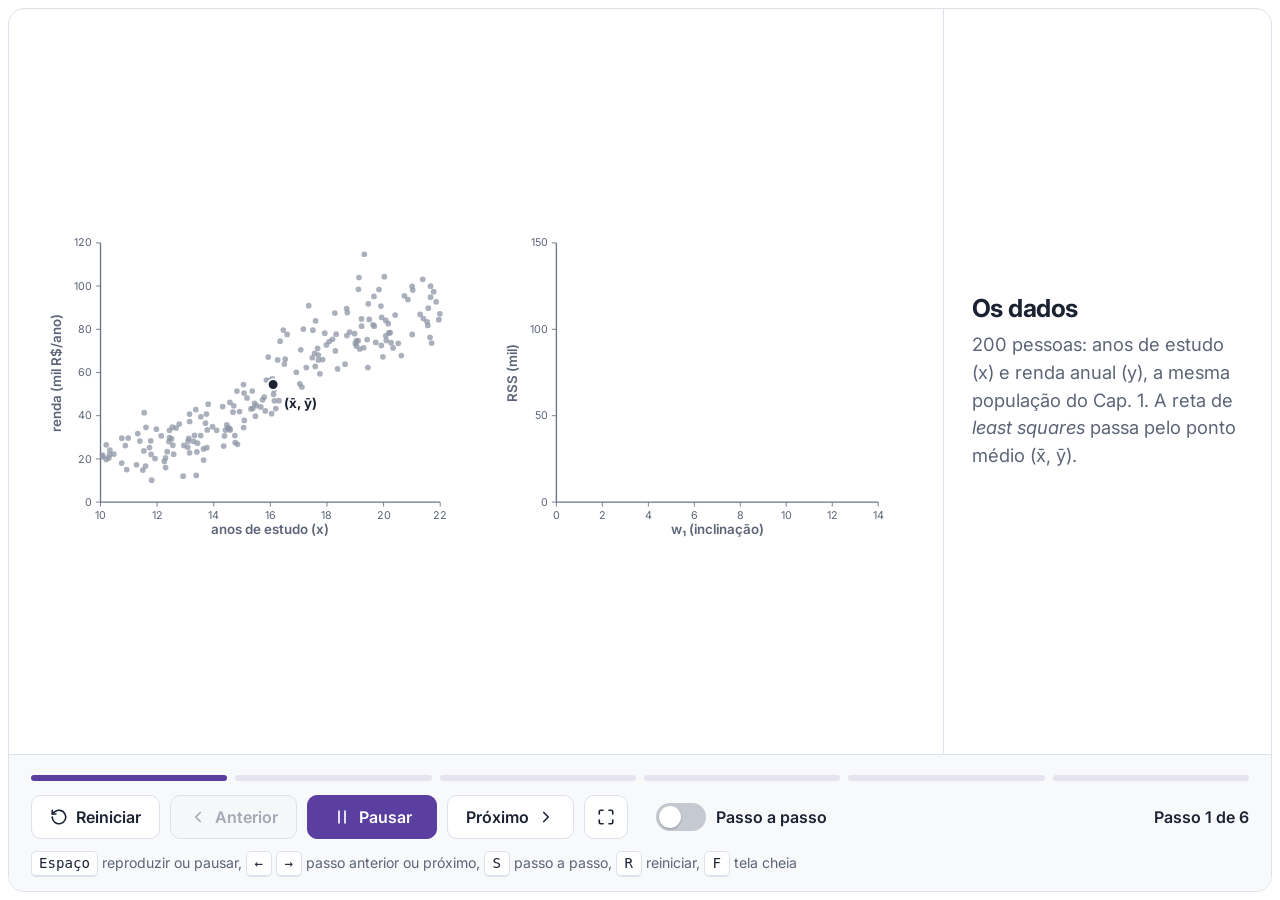
<file: ch2/chapter-02-linear-regression/animations/least-squares.html>
<!doctype html>
<!-- GENERATED by _scripts/ch2_figures.py. Edit the script, not this file. -->
<html lang="pt-BR">
<head>
  <meta charset="utf-8">
  <meta name="viewport" content="width=device-width, initial-scale=1">
  <title>Least squares</title>
  <link rel="stylesheet" href="https://fonts.googleapis.com/css2?family=Inter:wght@400;500;600;700&display=swap">
  <link rel="stylesheet" href="../../../assets/stepper/stepper.css">
  <style>

  </style>
</head>
<body>
  <div class="stepper" data-interval="3200">
    <div class="st-stage">
      <svg viewBox="0 0 1000 370" font-family="Inter, system-ui, -apple-system, 'Segoe UI', sans-serif" role="img" aria-label="Renda versus anos de estudo, retas candidatas com seus resíduos e o RSS em função da inclinação, com mínimo na reta de least squares">
<defs><clipPath id="plotL"><rect x="80" y="30" width="380" height="290"/></clipPath></defs>
<g data-step="1">
<path d="M80 30 V320 H460" fill="none" stroke="#6b7487" stroke-width="1.5"/>
<text x="270.0" y="356.0" font-size="15" fill="#5c6577" text-anchor="middle" font-weight="600" >anos de estudo (x)</text>
<text transform="translate(36 175.0) rotate(-90)" text-anchor="middle" font-size="15" font-weight="600" fill="#5c6577">renda (mil R$/ano)</text>
<line x1="80.0" y1="320" x2="80.0" y2="325" stroke="#6b7487"/>
<text x="80.0" y="339.0" font-size="12" fill="#5c6577" text-anchor="middle" font-weight="400" >10</text>
<line x1="143.3" y1="320" x2="143.3" y2="325" stroke="#6b7487"/>
<text x="143.3" y="339.0" font-size="12" fill="#5c6577" text-anchor="middle" font-weight="400" >12</text>
<line x1="206.7" y1="320" x2="206.7" y2="325" stroke="#6b7487"/>
<text x="206.7" y="339.0" font-size="12" fill="#5c6577" text-anchor="middle" font-weight="400" >14</text>
<line x1="270.0" y1="320" x2="270.0" y2="325" stroke="#6b7487"/>
<text x="270.0" y="339.0" font-size="12" fill="#5c6577" text-anchor="middle" font-weight="400" >16</text>
<line x1="333.3" y1="320" x2="333.3" y2="325" stroke="#6b7487"/>
<text x="333.3" y="339.0" font-size="12" fill="#5c6577" text-anchor="middle" font-weight="400" >18</text>
<line x1="396.7" y1="320" x2="396.7" y2="325" stroke="#6b7487"/>
<text x="396.7" y="339.0" font-size="12" fill="#5c6577" text-anchor="middle" font-weight="400" >20</text>
<line x1="460.0" y1="320" x2="460.0" y2="325" stroke="#6b7487"/>
<text x="460.0" y="339.0" font-size="12" fill="#5c6577" text-anchor="middle" font-weight="400" >22</text>
<line x1="75" y1="320.0" x2="80" y2="320.0" stroke="#6b7487"/>
<text x="71.0" y="324.0" font-size="12" fill="#5c6577" text-anchor="end" font-weight="400" >0</text>
<line x1="75" y1="271.7" x2="80" y2="271.7" stroke="#6b7487"/>
<text x="71.0" y="275.7" font-size="12" fill="#5c6577" text-anchor="end" font-weight="400" >20</text>
<line x1="75" y1="223.3" x2="80" y2="223.3" stroke="#6b7487"/>
<text x="71.0" y="227.3" font-size="12" fill="#5c6577" text-anchor="end" font-weight="400" >40</text>
<line x1="75" y1="175.0" x2="80" y2="175.0" stroke="#6b7487"/>
<text x="71.0" y="179.0" font-size="12" fill="#5c6577" text-anchor="end" font-weight="400" >60</text>
<line x1="75" y1="126.7" x2="80" y2="126.7" stroke="#6b7487"/>
<text x="71.0" y="130.7" font-size="12" fill="#5c6577" text-anchor="end" font-weight="400" >80</text>
<line x1="75" y1="78.3" x2="80" y2="78.3" stroke="#6b7487"/>
<text x="71.0" y="82.3" font-size="12" fill="#5c6577" text-anchor="end" font-weight="400" >100</text>
<line x1="75" y1="30.0" x2="80" y2="30.0" stroke="#6b7487"/>
<text x="71.0" y="34.0" font-size="12" fill="#5c6577" text-anchor="end" font-weight="400" >120</text>
<circle cx="274.5" cy="206.7" r="3.2" fill="#8d95a5" fill-opacity="0.75"/>
<circle cx="441.2" cy="114.6" r="3.2" fill="#8d95a5" fill-opacity="0.75"/>
<circle cx="134.8" cy="259.0" r="3.2" fill="#8d95a5" fill-opacity="0.75"/>
<circle cx="440.5" cy="70.8" r="3.2" fill="#8d95a5" fill-opacity="0.75"/>
<circle cx="198.5" cy="221.5" r="3.2" fill="#8d95a5" fill-opacity="0.75"/>
<circle cx="240.9" cy="228.6" r="3.2" fill="#8d95a5" fill-opacity="0.75"/>
<circle cx="394.5" cy="113.4" r="3.2" fill="#8d95a5" fill-opacity="0.75"/>
<circle cx="235.5" cy="218.7" r="3.2" fill="#8d95a5" fill-opacity="0.75"/>
<circle cx="288.8" cy="132.4" r="3.2" fill="#8d95a5" fill-opacity="0.75"/>
<circle cx="90.5" cy="261.8" r="3.2" fill="#8d95a5" fill-opacity="0.75"/>
<circle cx="366.3" cy="145.4" r="3.2" fill="#8d95a5" fill-opacity="0.75"/>
<circle cx="284.5" cy="127.5" r="3.2" fill="#8d95a5" fill-opacity="0.75"/>
<circle cx="205.3" cy="235.6" r="3.2" fill="#8d95a5" fill-opacity="0.75"/>
<circle cx="379.6" cy="98.2" r="3.2" fill="#8d95a5" fill-opacity="0.75"/>
<circle cx="195.2" cy="260.5" r="3.2" fill="#8d95a5" fill-opacity="0.75"/>
<circle cx="252.3" cy="209.6" r="3.2" fill="#8d95a5" fill-opacity="0.75"/>
<circle cx="130.9" cy="236.3" r="3.2" fill="#8d95a5" fill-opacity="0.75"/>
<circle cx="233.2" cy="255.3" r="3.2" fill="#8d95a5" fill-opacity="0.75"/>
<circle cx="157.3" cy="247.9" r="3.2" fill="#8d95a5" fill-opacity="0.75"/>
<circle cx="179.7" cy="264.8" r="3.2" fill="#8d95a5" fill-opacity="0.75"/>
<circle cx="365.1" cy="142.5" r="3.2" fill="#8d95a5" fill-opacity="0.75"/>
<circle cx="186.6" cy="216.5" r="3.2" fill="#8d95a5" fill-opacity="0.75"/>
<circle cx="264.4" cy="218.0" r="3.2" fill="#8d95a5" fill-opacity="0.75"/>
<circle cx="452.7" cy="84.6" r="3.2" fill="#8d95a5" fill-opacity="0.75"/>
<circle cx="445.4" cy="118.3" r="3.2" fill="#8d95a5" fill-opacity="0.75"/>
<circle cx="355.4" cy="103.5" r="3.2" fill="#8d95a5" fill-opacity="0.75"/>
<circle cx="285.7" cy="165.5" r="3.2" fill="#8d95a5" fill-opacity="0.75"/>
<circle cx="185.2" cy="245.4" r="3.2" fill="#8d95a5" fill-opacity="0.75"/>
<circle cx="141.0" cy="271.2" r="3.2" fill="#8d95a5" fill-opacity="0.75"/>
<circle cx="448.6" cy="135.6" r="3.2" fill="#8d95a5" fill-opacity="0.75"/>
<circle cx="276.1" cy="215.3" r="3.2" fill="#8d95a5" fill-opacity="0.75"/>
<circle cx="124.0" cy="251.7" r="3.2" fill="#8d95a5" fill-opacity="0.75"/>
<circle cx="316.9" cy="158.5" r="3.2" fill="#8d95a5" fill-opacity="0.75"/>
<circle cx="375.1" cy="42.7" r="3.2" fill="#8d95a5" fill-opacity="0.75"/>
<circle cx="312.9" cy="100.2" r="3.2" fill="#8d95a5" fill-opacity="0.75"/>
<circle cx="428.6" cy="78.5" r="3.2" fill="#8d95a5" fill-opacity="0.75"/>
<circle cx="95.0" cy="266.2" r="3.2" fill="#8d95a5" fill-opacity="0.75"/>
<circle cx="280.9" cy="139.9" r="3.2" fill="#8d95a5" fill-opacity="0.75"/>
<circle cx="254.5" cy="212.1" r="3.2" fill="#8d95a5" fill-opacity="0.75"/>
<circle cx="103.7" cy="276.3" r="3.2" fill="#8d95a5" fill-opacity="0.75"/>
<circle cx="323.7" cy="155.5" r="3.2" fill="#8d95a5" fill-opacity="0.75"/>
<circle cx="404.0" cy="130.5" r="3.2" fill="#8d95a5" fill-opacity="0.75"/>
<circle cx="305.3" cy="191.2" r="3.2" fill="#8d95a5" fill-opacity="0.75"/>
<circle cx="178.8" cy="248.8" r="3.2" fill="#8d95a5" fill-opacity="0.75"/>
<circle cx="399.2" cy="116.7" r="3.2" fill="#8d95a5" fill-opacity="0.75"/>
<circle cx="273.6" cy="199.4" r="3.2" fill="#8d95a5" fill-opacity="0.75"/>
<circle cx="274.1" cy="193.9" r="3.2" fill="#8d95a5" fill-opacity="0.75"/>
<circle cx="366.2" cy="139.7" r="3.2" fill="#8d95a5" fill-opacity="0.75"/>
<circle cx="136.2" cy="251.4" r="3.2" fill="#8d95a5" fill-opacity="0.75"/>
<circle cx="391.5" cy="82.2" r="3.2" fill="#8d95a5" fill-opacity="0.75"/>
<circle cx="339.6" cy="137.8" r="3.2" fill="#8d95a5" fill-opacity="0.75"/>
<circle cx="379.1" cy="169.5" r="3.2" fill="#8d95a5" fill-opacity="0.75"/>
<circle cx="152.8" cy="281.3" r="3.2" fill="#8d95a5" fill-opacity="0.75"/>
<circle cx="384.9" cy="121.6" r="3.2" fill="#8d95a5" fill-opacity="0.75"/>
<circle cx="152.7" cy="270.6" r="3.2" fill="#8d95a5" fill-opacity="0.75"/>
<circle cx="111.0" cy="248.4" r="3.2" fill="#8d95a5" fill-opacity="0.75"/>
<circle cx="405.0" cy="141.6" r="3.2" fill="#8d95a5" fill-opacity="0.75"/>
<circle cx="407.3" cy="147.5" r="3.2" fill="#8d95a5" fill-opacity="0.75"/>
<circle cx="413.1" cy="142.4" r="3.2" fill="#8d95a5" fill-opacity="0.75"/>
<circle cx="259.3" cy="213.5" r="3.2" fill="#8d95a5" fill-opacity="0.75"/>
<circle cx="184.1" cy="252.1" r="3.2" fill="#8d95a5" fill-opacity="0.75"/>
<circle cx="82.7" cy="269.4" r="3.2" fill="#8d95a5" fill-opacity="0.75"/>
<circle cx="325.4" cy="176.5" r="3.2" fill="#8d95a5" fill-opacity="0.75"/>
<circle cx="353.6" cy="165.7" r="3.2" fill="#8d95a5" fill-opacity="0.75"/>
<circle cx="397.5" cy="67.8" r="3.2" fill="#8d95a5" fill-opacity="0.75"/>
<circle cx="187.1" cy="290.1" r="3.2" fill="#8d95a5" fill-opacity="0.75"/>
<circle cx="161.8" cy="266.4" r="3.2" fill="#8d95a5" fill-opacity="0.75"/>
<circle cx="322.9" cy="148.1" r="3.2" fill="#8d95a5" fill-opacity="0.75"/>
<circle cx="385.9" cy="89.9" r="3.2" fill="#8d95a5" fill-opacity="0.75"/>
<circle cx="446.2" cy="122.4" r="3.2" fill="#8d95a5" fill-opacity="0.75"/>
<circle cx="137.2" cy="295.5" r="3.2" fill="#8d95a5" fill-opacity="0.75"/>
<circle cx="263.2" cy="202.5" r="3.2" fill="#8d95a5" fill-opacity="0.75"/>
<circle cx="420.0" cy="89.2" r="3.2" fill="#8d95a5" fill-opacity="0.75"/>
<circle cx="240.6" cy="198.0" r="3.2" fill="#8d95a5" fill-opacity="0.75"/>
<circle cx="304.0" cy="149.6" r="3.2" fill="#8d95a5" fill-opacity="0.75"/>
<circle cx="89.3" cy="270.6" r="3.2" fill="#8d95a5" fill-opacity="0.75"/>
<circle cx="335.9" cy="140.3" r="3.2" fill="#8d95a5" fill-opacity="0.75"/>
<circle cx="429.3" cy="82.8" r="3.2" fill="#8d95a5" fill-opacity="0.75"/>
<circle cx="394.2" cy="144.7" r="3.2" fill="#8d95a5" fill-opacity="0.75"/>
<circle cx="416.5" cy="156.0" r="3.2" fill="#8d95a5" fill-opacity="0.75"/>
<circle cx="330.9" cy="131.0" r="3.2" fill="#8d95a5" fill-opacity="0.75"/>
<circle cx="173.3" cy="256.6" r="3.2" fill="#8d95a5" fill-opacity="0.75"/>
<circle cx="372.0" cy="115.1" r="3.2" fill="#8d95a5" fill-opacity="0.75"/>
<circle cx="160.4" cy="236.2" r="3.2" fill="#8d95a5" fill-opacity="0.75"/>
<circle cx="395.9" cy="157.5" r="3.2" fill="#8d95a5" fill-opacity="0.75"/>
<circle cx="103.8" cy="248.5" r="3.2" fill="#8d95a5" fill-opacity="0.75"/>
<circle cx="393.7" cy="100.7" r="3.2" fill="#8d95a5" fill-opacity="0.75"/>
<circle cx="142.5" cy="238.4" r="3.2" fill="#8d95a5" fill-opacity="0.75"/>
<circle cx="222.6" cy="236.9" r="3.2" fill="#8d95a5" fill-opacity="0.75"/>
<circle cx="200.4" cy="210.4" r="3.2" fill="#8d95a5" fill-opacity="0.75"/>
<circle cx="342.7" cy="150.9" r="3.2" fill="#8d95a5" fill-opacity="0.75"/>
<circle cx="147.9" cy="245.8" r="3.2" fill="#8d95a5" fill-opacity="0.75"/>
<circle cx="230.6" cy="253.3" r="3.2" fill="#8d95a5" fill-opacity="0.75"/>
<circle cx="82.2" cy="267.4" r="3.2" fill="#8d95a5" fill-opacity="0.75"/>
<circle cx="179.7" cy="229.8" r="3.2" fill="#8d95a5" fill-opacity="0.75"/>
<circle cx="240.1" cy="236.6" r="3.2" fill="#8d95a5" fill-opacity="0.75"/>
<circle cx="120.3" cy="278.2" r="3.2" fill="#8d95a5" fill-opacity="0.75"/>
<circle cx="320.6" cy="117.2" r="3.2" fill="#8d95a5" fill-opacity="0.75"/>
<circle cx="224.6" cy="237.8" r="3.2" fill="#8d95a5" fill-opacity="0.75"/>
<circle cx="355.6" cy="133.7" r="3.2" fill="#8d95a5" fill-opacity="0.75"/>
<circle cx="328.5" cy="160.5" r="3.2" fill="#8d95a5" fill-opacity="0.75"/>
<circle cx="243.9" cy="203.4" r="3.2" fill="#8d95a5" fill-opacity="0.75"/>
<circle cx="409.6" cy="110.7" r="3.2" fill="#8d95a5" fill-opacity="0.75"/>
<circle cx="320.2" cy="168.2" r="3.2" fill="#8d95a5" fill-opacity="0.75"/>
<circle cx="387.9" cy="141.4" r="3.2" fill="#8d95a5" fill-opacity="0.75"/>
<circle cx="209.9" cy="239.7" r="3.2" fill="#8d95a5" fill-opacity="0.75"/>
<circle cx="286.6" cy="160.1" r="3.2" fill="#8d95a5" fill-opacity="0.75"/>
<circle cx="154.6" cy="263.6" r="3.2" fill="#8d95a5" fill-opacity="0.75"/>
<circle cx="458.5" cy="115.9" r="3.2" fill="#8d95a5" fill-opacity="0.75"/>
<circle cx="172.4" cy="291.0" r="3.2" fill="#8d95a5" fill-opacity="0.75"/>
<circle cx="177.6" cy="258.5" r="3.2" fill="#8d95a5" fill-opacity="0.75"/>
<circle cx="107.8" cy="256.7" r="3.2" fill="#8d95a5" fill-opacity="0.75"/>
<circle cx="178.0" cy="251.8" r="3.2" fill="#8d95a5" fill-opacity="0.75"/>
<circle cx="370.0" cy="148.7" r="3.2" fill="#8d95a5" fill-opacity="0.75"/>
<circle cx="345.2" cy="171.0" r="3.2" fill="#8d95a5" fill-opacity="0.75"/>
<circle cx="128.9" cy="220.0" r="3.2" fill="#8d95a5" fill-opacity="0.75"/>
<circle cx="223.0" cy="237.5" r="3.2" fill="#8d95a5" fill-opacity="0.75"/>
<circle cx="240.0" cy="188.5" r="3.2" fill="#8d95a5" fill-opacity="0.75"/>
<circle cx="332.7" cy="144.2" r="3.2" fill="#8d95a5" fill-opacity="0.75"/>
<circle cx="253.3" cy="223.8" r="3.2" fill="#8d95a5" fill-opacity="0.75"/>
<circle cx="302.9" cy="187.7" r="3.2" fill="#8d95a5" fill-opacity="0.75"/>
<circle cx="399.1" cy="134.0" r="3.2" fill="#8d95a5" fill-opacity="0.75"/>
<circle cx="356.1" cy="107.9" r="3.2" fill="#8d95a5" fill-opacity="0.75"/>
<circle cx="218.7" cy="246.0" r="3.2" fill="#8d95a5" fill-opacity="0.75"/>
<circle cx="250.4" cy="215.1" r="3.2" fill="#8d95a5" fill-opacity="0.75"/>
<circle cx="219.7" cy="239.4" r="3.2" fill="#8d95a5" fill-opacity="0.75"/>
<circle cx="121.7" cy="243.3" r="3.2" fill="#8d95a5" fill-opacity="0.75"/>
<circle cx="157.2" cy="239.7" r="3.2" fill="#8d95a5" fill-opacity="0.75"/>
<circle cx="187.8" cy="263.8" r="3.2" fill="#8d95a5" fill-opacity="0.75"/>
<circle cx="199.4" cy="239.2" r="3.2" fill="#8d95a5" fill-opacity="0.75"/>
<circle cx="199.0" cy="259.1" r="3.2" fill="#8d95a5" fill-opacity="0.75"/>
<circle cx="299.1" cy="174.7" r="3.2" fill="#8d95a5" fill-opacity="0.75"/>
<circle cx="449.2" cy="78.4" r="3.2" fill="#8d95a5" fill-opacity="0.75"/>
<circle cx="374.4" cy="147.3" r="3.2" fill="#8d95a5" fill-opacity="0.75"/>
<circle cx="380.6" cy="115.6" r="3.2" fill="#8d95a5" fill-opacity="0.75"/>
<circle cx="368.5" cy="81.9" r="3.2" fill="#8d95a5" fill-opacity="0.75"/>
<circle cx="306.9" cy="126.4" r="3.2" fill="#8d95a5" fill-opacity="0.75"/>
<circle cx="428.7" cy="132.4" r="3.2" fill="#8d95a5" fill-opacity="0.75"/>
<circle cx="342.1" cy="108.5" r="3.2" fill="#8d95a5" fill-opacity="0.75"/>
<circle cx="270.1" cy="183.9" r="3.2" fill="#8d95a5" fill-opacity="0.75"/>
<circle cx="109.3" cy="283.6" r="3.2" fill="#8d95a5" fill-opacity="0.75"/>
<circle cx="265.6" cy="183.5" r="3.2" fill="#8d95a5" fill-opacity="0.75"/>
<circle cx="160.9" cy="256.3" r="3.2" fill="#8d95a5" fill-opacity="0.75"/>
<circle cx="130.4" cy="279.6" r="3.2" fill="#8d95a5" fill-opacity="0.75"/>
<circle cx="272.3" cy="182.2" r="3.2" fill="#8d95a5" fill-opacity="0.75"/>
<circle cx="378.3" cy="138.1" r="3.2" fill="#8d95a5" fill-opacity="0.75"/>
<circle cx="192.1" cy="245.6" r="3.2" fill="#8d95a5" fill-opacity="0.75"/>
<circle cx="372.1" cy="123.2" r="3.2" fill="#8d95a5" fill-opacity="0.75"/>
<circle cx="279.7" cy="206.5" r="3.2" fill="#8d95a5" fill-opacity="0.75"/>
<circle cx="136.6" cy="266.6" r="3.2" fill="#8d95a5" fill-opacity="0.75"/>
<circle cx="446.7" cy="103.0" r="3.2" fill="#8d95a5" fill-opacity="0.75"/>
<circle cx="232.6" cy="195.8" r="3.2" fill="#8d95a5" fill-opacity="0.75"/>
<circle cx="192.2" cy="224.5" r="3.2" fill="#8d95a5" fill-opacity="0.75"/>
<circle cx="401.9" cy="120.4" r="3.2" fill="#8d95a5" fill-opacity="0.75"/>
<circle cx="127.3" cy="284.2" r="3.2" fill="#8d95a5" fill-opacity="0.75"/>
<circle cx="358.8" cy="129.7" r="3.2" fill="#8d95a5" fill-opacity="0.75"/>
<circle cx="151.4" cy="274.5" r="3.2" fill="#8d95a5" fill-opacity="0.75"/>
<circle cx="229.1" cy="212.2" r="3.2" fill="#8d95a5" fill-opacity="0.75"/>
<circle cx="168.1" cy="232.6" r="3.2" fill="#8d95a5" fill-opacity="0.75"/>
<circle cx="399.7" cy="139.1" r="3.2" fill="#8d95a5" fill-opacity="0.75"/>
<circle cx="228.2" cy="219.4" r="3.2" fill="#8d95a5" fill-opacity="0.75"/>
<circle cx="450.4" cy="142.1" r="3.2" fill="#8d95a5" fill-opacity="0.75"/>
<circle cx="317.6" cy="127.6" r="3.2" fill="#8d95a5" fill-opacity="0.75"/>
<circle cx="343.6" cy="132.1" r="3.2" fill="#8d95a5" fill-opacity="0.75"/>
<circle cx="278.2" cy="160.9" r="3.2" fill="#8d95a5" fill-opacity="0.75"/>
<circle cx="197.4" cy="231.7" r="3.2" fill="#8d95a5" fill-opacity="0.75"/>
<circle cx="230.3" cy="245.6" r="3.2" fill="#8d95a5" fill-opacity="0.75"/>
<circle cx="437.6" cy="110.0" r="3.2" fill="#8d95a5" fill-opacity="0.75"/>
<circle cx="156.5" cy="252.3" r="3.2" fill="#8d95a5" fill-opacity="0.75"/>
<circle cx="455.5" cy="95.9" r="3.2" fill="#8d95a5" fill-opacity="0.75"/>
<circle cx="368.2" cy="139.4" r="3.2" fill="#8d95a5" fill-opacity="0.75"/>
<circle cx="216.7" cy="213.1" r="3.2" fill="#8d95a5" fill-opacity="0.75"/>
<circle cx="323.8" cy="160.9" r="3.2" fill="#8d95a5" fill-opacity="0.75"/>
<circle cx="224.8" cy="208.5" r="3.2" fill="#8d95a5" fill-opacity="0.75"/>
<circle cx="225.0" cy="239.3" r="3.2" fill="#8d95a5" fill-opacity="0.75"/>
<circle cx="271.4" cy="221.0" r="3.2" fill="#8d95a5" fill-opacity="0.75"/>
<circle cx="86.4" cy="255.9" r="3.2" fill="#8d95a5" fill-opacity="0.75"/>
<circle cx="267.6" cy="157.7" r="3.2" fill="#8d95a5" fill-opacity="0.75"/>
<circle cx="449.2" cy="90.7" r="3.2" fill="#8d95a5" fill-opacity="0.75"/>
<circle cx="188.5" cy="254.1" r="3.2" fill="#8d95a5" fill-opacity="0.75"/>
<circle cx="364.3" cy="131.6" r="3.2" fill="#8d95a5" fill-opacity="0.75"/>
<circle cx="248.3" cy="215.8" r="3.2" fill="#8d95a5" fill-opacity="0.75"/>
<circle cx="159.5" cy="249.1" r="3.2" fill="#8d95a5" fill-opacity="0.75"/>
<circle cx="423.9" cy="93.4" r="3.2" fill="#8d95a5" fill-opacity="0.75"/>
<circle cx="86.4" cy="272.2" r="3.2" fill="#8d95a5" fill-opacity="0.75"/>
<circle cx="195.3" cy="273.0" r="3.2" fill="#8d95a5" fill-opacity="0.75"/>
<circle cx="459.6" cy="109.4" r="3.2" fill="#8d95a5" fill-opacity="0.75"/>
<circle cx="179.6" cy="221.5" r="3.2" fill="#8d95a5" fill-opacity="0.75"/>
<circle cx="402.6" cy="130.7" r="3.2" fill="#8d95a5" fill-opacity="0.75"/>
<circle cx="310.2" cy="169.5" r="3.2" fill="#8d95a5" fill-opacity="0.75"/>
<circle cx="386.3" cy="123.2" r="3.2" fill="#8d95a5" fill-opacity="0.75"/>
<circle cx="319.5" cy="153.7" r="3.2" fill="#8d95a5" fill-opacity="0.75"/>
<circle cx="217.8" cy="257.3" r="3.2" fill="#8d95a5" fill-opacity="0.75"/>
<circle cx="369.1" cy="68.7" r="3.2" fill="#8d95a5" fill-opacity="0.75"/>
<circle cx="90.1" cy="266.9" r="3.2" fill="#8d95a5" fill-opacity="0.75"/>
<circle cx="249.8" cy="195.7" r="3.2" fill="#8d95a5" fill-opacity="0.75"/>
<circle cx="221.3" cy="233.6" r="3.2" fill="#8d95a5" fill-opacity="0.75"/>
<circle cx="261.3" cy="205.5" r="3.2" fill="#8d95a5" fill-opacity="0.75"/>
<circle cx="128.5" cy="262.7" r="3.2" fill="#8d95a5" fill-opacity="0.75"/>
<circle cx="164.6" cy="237.1" r="3.2" fill="#8d95a5" fill-opacity="0.75"/>
<circle cx="273.1" cy="188.4" r="6" fill="#1b2333" stroke="#fff" stroke-width="2"/>
<text x="285.1" y="214.4" font-size="15" fill="#1b2333" text-anchor="start" font-weight="700" paint-order="stroke" stroke="#ffffff" stroke-width="5" stroke-linejoin="round">(x̄, ȳ)</text>
<path d="M590 30 V320 H950" fill="none" stroke="#6b7487" stroke-width="1.5"/>
<text x="770.0" y="356.0" font-size="15" fill="#5c6577" text-anchor="middle" font-weight="600" >w₁ (inclinação)</text>
<text transform="translate(546 175.0) rotate(-90)" text-anchor="middle" font-size="15" font-weight="600" fill="#5c6577">RSS (mil)</text>
<line x1="590.0" y1="320" x2="590.0" y2="325" stroke="#6b7487"/>
<text x="590.0" y="339.0" font-size="12" fill="#5c6577" text-anchor="middle" font-weight="400" >0</text>
<line x1="641.4" y1="320" x2="641.4" y2="325" stroke="#6b7487"/>
<text x="641.4" y="339.0" font-size="12" fill="#5c6577" text-anchor="middle" font-weight="400" >2</text>
<line x1="692.9" y1="320" x2="692.9" y2="325" stroke="#6b7487"/>
<text x="692.9" y="339.0" font-size="12" fill="#5c6577" text-anchor="middle" font-weight="400" >4</text>
<line x1="744.3" y1="320" x2="744.3" y2="325" stroke="#6b7487"/>
<text x="744.3" y="339.0" font-size="12" fill="#5c6577" text-anchor="middle" font-weight="400" >6</text>
<line x1="795.7" y1="320" x2="795.7" y2="325" stroke="#6b7487"/>
<text x="795.7" y="339.0" font-size="12" fill="#5c6577" text-anchor="middle" font-weight="400" >8</text>
<line x1="847.1" y1="320" x2="847.1" y2="325" stroke="#6b7487"/>
<text x="847.1" y="339.0" font-size="12" fill="#5c6577" text-anchor="middle" font-weight="400" >10</text>
<line x1="898.6" y1="320" x2="898.6" y2="325" stroke="#6b7487"/>
<text x="898.6" y="339.0" font-size="12" fill="#5c6577" text-anchor="middle" font-weight="400" >12</text>
<line x1="950.0" y1="320" x2="950.0" y2="325" stroke="#6b7487"/>
<text x="950.0" y="339.0" font-size="12" fill="#5c6577" text-anchor="middle" font-weight="400" >14</text>
<line x1="585" y1="320.0" x2="590" y2="320.0" stroke="#6b7487"/>
<text x="581.0" y="324.0" font-size="12" fill="#5c6577" text-anchor="end" font-weight="400" >0</text>
<line x1="585" y1="223.3" x2="590" y2="223.3" stroke="#6b7487"/>
<text x="581.0" y="227.3" font-size="12" fill="#5c6577" text-anchor="end" font-weight="400" >50</text>
<line x1="585" y1="126.7" x2="590" y2="126.7" stroke="#6b7487"/>
<text x="581.0" y="130.7" font-size="12" fill="#5c6577" text-anchor="end" font-weight="400" >100</text>
<line x1="585" y1="30.0" x2="590" y2="30.0" stroke="#6b7487"/>
<text x="581.0" y="34.0" font-size="12" fill="#5c6577" text-anchor="end" font-weight="400" >150</text>
</g>
<g data-step="2" data-until="2">
<line x1="274.5" y1="206.7" x2="274.5" y2="188.2" stroke="#b9822c" stroke-width="0.9" stroke-opacity="0.55"/>
<line x1="441.2" y1="114.6" x2="441.2" y2="162.8" stroke="#b9822c" stroke-width="0.9" stroke-opacity="0.55"/>
<line x1="134.8" y1="259.0" x2="134.8" y2="209.5" stroke="#b9822c" stroke-width="0.9" stroke-opacity="0.55"/>
<line x1="440.5" y1="70.8" x2="440.5" y2="162.9" stroke="#b9822c" stroke-width="0.9" stroke-opacity="0.55"/>
<line x1="198.5" y1="221.5" x2="198.5" y2="199.8" stroke="#b9822c" stroke-width="0.9" stroke-opacity="0.55"/>
<line x1="240.9" y1="228.6" x2="240.9" y2="193.3" stroke="#b9822c" stroke-width="0.9" stroke-opacity="0.55"/>
<line x1="394.5" y1="113.4" x2="394.5" y2="169.9" stroke="#b9822c" stroke-width="0.9" stroke-opacity="0.55"/>
<line x1="235.5" y1="218.7" x2="235.5" y2="194.2" stroke="#b9822c" stroke-width="0.9" stroke-opacity="0.55"/>
<line x1="288.8" y1="132.4" x2="288.8" y2="186.0" stroke="#b9822c" stroke-width="0.9" stroke-opacity="0.55"/>
<line x1="90.5" y1="261.8" x2="90.5" y2="216.3" stroke="#b9822c" stroke-width="0.9" stroke-opacity="0.55"/>
<line x1="366.3" y1="145.4" x2="366.3" y2="174.2" stroke="#b9822c" stroke-width="0.9" stroke-opacity="0.55"/>
<line x1="284.5" y1="127.5" x2="284.5" y2="186.7" stroke="#b9822c" stroke-width="0.9" stroke-opacity="0.55"/>
<line x1="205.3" y1="235.6" x2="205.3" y2="198.8" stroke="#b9822c" stroke-width="0.9" stroke-opacity="0.55"/>
<line x1="379.6" y1="98.2" x2="379.6" y2="172.2" stroke="#b9822c" stroke-width="0.9" stroke-opacity="0.55"/>
<line x1="195.2" y1="260.5" x2="195.2" y2="200.3" stroke="#b9822c" stroke-width="0.9" stroke-opacity="0.55"/>
<line x1="252.3" y1="209.6" x2="252.3" y2="191.6" stroke="#b9822c" stroke-width="0.9" stroke-opacity="0.55"/>
<line x1="130.9" y1="236.3" x2="130.9" y2="210.1" stroke="#b9822c" stroke-width="0.9" stroke-opacity="0.55"/>
<line x1="233.2" y1="255.3" x2="233.2" y2="194.5" stroke="#b9822c" stroke-width="0.9" stroke-opacity="0.55"/>
<line x1="157.3" y1="247.9" x2="157.3" y2="206.1" stroke="#b9822c" stroke-width="0.9" stroke-opacity="0.55"/>
<line x1="179.7" y1="264.8" x2="179.7" y2="202.7" stroke="#b9822c" stroke-width="0.9" stroke-opacity="0.55"/>
<line x1="365.1" y1="142.5" x2="365.1" y2="174.4" stroke="#b9822c" stroke-width="0.9" stroke-opacity="0.55"/>
<line x1="186.6" y1="216.5" x2="186.6" y2="201.6" stroke="#b9822c" stroke-width="0.9" stroke-opacity="0.55"/>
<line x1="264.4" y1="218.0" x2="264.4" y2="189.7" stroke="#b9822c" stroke-width="0.9" stroke-opacity="0.55"/>
<line x1="452.7" y1="84.6" x2="452.7" y2="161.0" stroke="#b9822c" stroke-width="0.9" stroke-opacity="0.55"/>
<line x1="445.4" y1="118.3" x2="445.4" y2="162.1" stroke="#b9822c" stroke-width="0.9" stroke-opacity="0.55"/>
<line x1="355.4" y1="103.5" x2="355.4" y2="175.9" stroke="#b9822c" stroke-width="0.9" stroke-opacity="0.55"/>
<line x1="285.7" y1="165.5" x2="285.7" y2="186.5" stroke="#b9822c" stroke-width="0.9" stroke-opacity="0.55"/>
<line x1="185.2" y1="245.4" x2="185.2" y2="201.8" stroke="#b9822c" stroke-width="0.9" stroke-opacity="0.55"/>
<line x1="141.0" y1="271.2" x2="141.0" y2="208.6" stroke="#b9822c" stroke-width="0.9" stroke-opacity="0.55"/>
<line x1="448.6" y1="135.6" x2="448.6" y2="161.6" stroke="#b9822c" stroke-width="0.9" stroke-opacity="0.55"/>
<line x1="276.1" y1="215.3" x2="276.1" y2="188.0" stroke="#b9822c" stroke-width="0.9" stroke-opacity="0.55"/>
<line x1="124.0" y1="251.7" x2="124.0" y2="211.2" stroke="#b9822c" stroke-width="0.9" stroke-opacity="0.55"/>
<line x1="316.9" y1="158.5" x2="316.9" y2="181.7" stroke="#b9822c" stroke-width="0.9" stroke-opacity="0.55"/>
<line x1="375.1" y1="42.7" x2="375.1" y2="172.8" stroke="#b9822c" stroke-width="0.9" stroke-opacity="0.55"/>
<line x1="312.9" y1="100.2" x2="312.9" y2="182.3" stroke="#b9822c" stroke-width="0.9" stroke-opacity="0.55"/>
<line x1="428.6" y1="78.5" x2="428.6" y2="164.7" stroke="#b9822c" stroke-width="0.9" stroke-opacity="0.55"/>
<line x1="95.0" y1="266.2" x2="95.0" y2="215.6" stroke="#b9822c" stroke-width="0.9" stroke-opacity="0.55"/>
<line x1="280.9" y1="139.9" x2="280.9" y2="187.2" stroke="#b9822c" stroke-width="0.9" stroke-opacity="0.55"/>
<line x1="254.5" y1="212.1" x2="254.5" y2="191.2" stroke="#b9822c" stroke-width="0.9" stroke-opacity="0.55"/>
<line x1="103.7" y1="276.3" x2="103.7" y2="214.3" stroke="#b9822c" stroke-width="0.9" stroke-opacity="0.55"/>
<line x1="323.7" y1="155.5" x2="323.7" y2="180.7" stroke="#b9822c" stroke-width="0.9" stroke-opacity="0.55"/>
<line x1="404.0" y1="130.5" x2="404.0" y2="168.4" stroke="#b9822c" stroke-width="0.9" stroke-opacity="0.55"/>
<line x1="305.3" y1="191.2" x2="305.3" y2="183.5" stroke="#b9822c" stroke-width="0.9" stroke-opacity="0.55"/>
<line x1="178.8" y1="248.8" x2="178.8" y2="202.8" stroke="#b9822c" stroke-width="0.9" stroke-opacity="0.55"/>
<line x1="399.2" y1="116.7" x2="399.2" y2="169.2" stroke="#b9822c" stroke-width="0.9" stroke-opacity="0.55"/>
<line x1="273.6" y1="199.4" x2="273.6" y2="188.3" stroke="#b9822c" stroke-width="0.9" stroke-opacity="0.55"/>
<line x1="274.1" y1="193.9" x2="274.1" y2="188.3" stroke="#b9822c" stroke-width="0.9" stroke-opacity="0.55"/>
<line x1="366.2" y1="139.7" x2="366.2" y2="174.2" stroke="#b9822c" stroke-width="0.9" stroke-opacity="0.55"/>
<line x1="136.2" y1="251.4" x2="136.2" y2="209.3" stroke="#b9822c" stroke-width="0.9" stroke-opacity="0.55"/>
<line x1="391.5" y1="82.2" x2="391.5" y2="170.4" stroke="#b9822c" stroke-width="0.9" stroke-opacity="0.55"/>
<line x1="339.6" y1="137.8" x2="339.6" y2="178.3" stroke="#b9822c" stroke-width="0.9" stroke-opacity="0.55"/>
<line x1="379.1" y1="169.5" x2="379.1" y2="172.2" stroke="#b9822c" stroke-width="0.9" stroke-opacity="0.55"/>
<line x1="152.8" y1="281.3" x2="152.8" y2="206.8" stroke="#b9822c" stroke-width="0.9" stroke-opacity="0.55"/>
<line x1="384.9" y1="121.6" x2="384.9" y2="171.4" stroke="#b9822c" stroke-width="0.9" stroke-opacity="0.55"/>
<line x1="152.7" y1="270.6" x2="152.7" y2="206.8" stroke="#b9822c" stroke-width="0.9" stroke-opacity="0.55"/>
<line x1="111.0" y1="248.4" x2="111.0" y2="213.2" stroke="#b9822c" stroke-width="0.9" stroke-opacity="0.55"/>
<line x1="405.0" y1="141.6" x2="405.0" y2="168.3" stroke="#b9822c" stroke-width="0.9" stroke-opacity="0.55"/>
<line x1="407.3" y1="147.5" x2="407.3" y2="167.9" stroke="#b9822c" stroke-width="0.9" stroke-opacity="0.55"/>
<line x1="413.1" y1="142.4" x2="413.1" y2="167.1" stroke="#b9822c" stroke-width="0.9" stroke-opacity="0.55"/>
<line x1="259.3" y1="213.5" x2="259.3" y2="190.5" stroke="#b9822c" stroke-width="0.9" stroke-opacity="0.55"/>
<line x1="184.1" y1="252.1" x2="184.1" y2="202.0" stroke="#b9822c" stroke-width="0.9" stroke-opacity="0.55"/>
<line x1="82.7" y1="269.4" x2="82.7" y2="217.5" stroke="#b9822c" stroke-width="0.9" stroke-opacity="0.55"/>
<line x1="325.4" y1="176.5" x2="325.4" y2="180.4" stroke="#b9822c" stroke-width="0.9" stroke-opacity="0.55"/>
<line x1="353.6" y1="165.7" x2="353.6" y2="176.1" stroke="#b9822c" stroke-width="0.9" stroke-opacity="0.55"/>
<line x1="397.5" y1="67.8" x2="397.5" y2="169.4" stroke="#b9822c" stroke-width="0.9" stroke-opacity="0.55"/>
<line x1="187.1" y1="290.1" x2="187.1" y2="201.5" stroke="#b9822c" stroke-width="0.9" stroke-opacity="0.55"/>
<line x1="161.8" y1="266.4" x2="161.8" y2="205.4" stroke="#b9822c" stroke-width="0.9" stroke-opacity="0.55"/>
<line x1="322.9" y1="148.1" x2="322.9" y2="180.8" stroke="#b9822c" stroke-width="0.9" stroke-opacity="0.55"/>
<line x1="385.9" y1="89.9" x2="385.9" y2="171.2" stroke="#b9822c" stroke-width="0.9" stroke-opacity="0.55"/>
<line x1="446.2" y1="122.4" x2="446.2" y2="162.0" stroke="#b9822c" stroke-width="0.9" stroke-opacity="0.55"/>
<line x1="137.2" y1="295.5" x2="137.2" y2="209.2" stroke="#b9822c" stroke-width="0.9" stroke-opacity="0.55"/>
<line x1="263.2" y1="202.5" x2="263.2" y2="189.9" stroke="#b9822c" stroke-width="0.9" stroke-opacity="0.55"/>
<line x1="420.0" y1="89.2" x2="420.0" y2="166.0" stroke="#b9822c" stroke-width="0.9" stroke-opacity="0.55"/>
<line x1="240.6" y1="198.0" x2="240.6" y2="193.4" stroke="#b9822c" stroke-width="0.9" stroke-opacity="0.55"/>
<line x1="304.0" y1="149.6" x2="304.0" y2="183.7" stroke="#b9822c" stroke-width="0.9" stroke-opacity="0.55"/>
<line x1="89.3" y1="270.6" x2="89.3" y2="216.5" stroke="#b9822c" stroke-width="0.9" stroke-opacity="0.55"/>
<line x1="335.9" y1="140.3" x2="335.9" y2="178.8" stroke="#b9822c" stroke-width="0.9" stroke-opacity="0.55"/>
<line x1="429.3" y1="82.8" x2="429.3" y2="164.6" stroke="#b9822c" stroke-width="0.9" stroke-opacity="0.55"/>
<line x1="394.2" y1="144.7" x2="394.2" y2="169.9" stroke="#b9822c" stroke-width="0.9" stroke-opacity="0.55"/>
<line x1="416.5" y1="156.0" x2="416.5" y2="166.5" stroke="#b9822c" stroke-width="0.9" stroke-opacity="0.55"/>
<line x1="330.9" y1="131.0" x2="330.9" y2="179.6" stroke="#b9822c" stroke-width="0.9" stroke-opacity="0.55"/>
<line x1="173.3" y1="256.6" x2="173.3" y2="203.6" stroke="#b9822c" stroke-width="0.9" stroke-opacity="0.55"/>
<line x1="372.0" y1="115.1" x2="372.0" y2="173.3" stroke="#b9822c" stroke-width="0.9" stroke-opacity="0.55"/>
<line x1="160.4" y1="236.2" x2="160.4" y2="205.6" stroke="#b9822c" stroke-width="0.9" stroke-opacity="0.55"/>
<line x1="395.9" y1="157.5" x2="395.9" y2="169.7" stroke="#b9822c" stroke-width="0.9" stroke-opacity="0.55"/>
<line x1="103.8" y1="248.5" x2="103.8" y2="214.3" stroke="#b9822c" stroke-width="0.9" stroke-opacity="0.55"/>
<line x1="393.7" y1="100.7" x2="393.7" y2="170.0" stroke="#b9822c" stroke-width="0.9" stroke-opacity="0.55"/>
<line x1="142.5" y1="238.4" x2="142.5" y2="208.3" stroke="#b9822c" stroke-width="0.9" stroke-opacity="0.55"/>
<line x1="222.6" y1="236.9" x2="222.6" y2="196.1" stroke="#b9822c" stroke-width="0.9" stroke-opacity="0.55"/>
<line x1="200.4" y1="210.4" x2="200.4" y2="199.5" stroke="#b9822c" stroke-width="0.9" stroke-opacity="0.55"/>
<line x1="342.7" y1="150.9" x2="342.7" y2="177.8" stroke="#b9822c" stroke-width="0.9" stroke-opacity="0.55"/>
<line x1="147.9" y1="245.8" x2="147.9" y2="207.5" stroke="#b9822c" stroke-width="0.9" stroke-opacity="0.55"/>
<line x1="230.6" y1="253.3" x2="230.6" y2="194.9" stroke="#b9822c" stroke-width="0.9" stroke-opacity="0.55"/>
<line x1="82.2" y1="267.4" x2="82.2" y2="217.6" stroke="#b9822c" stroke-width="0.9" stroke-opacity="0.55"/>
<line x1="179.7" y1="229.8" x2="179.7" y2="202.7" stroke="#b9822c" stroke-width="0.9" stroke-opacity="0.55"/>
<line x1="240.1" y1="236.6" x2="240.1" y2="193.5" stroke="#b9822c" stroke-width="0.9" stroke-opacity="0.55"/>
<line x1="120.3" y1="278.2" x2="120.3" y2="211.7" stroke="#b9822c" stroke-width="0.9" stroke-opacity="0.55"/>
<line x1="320.6" y1="117.2" x2="320.6" y2="181.2" stroke="#b9822c" stroke-width="0.9" stroke-opacity="0.55"/>
<line x1="224.6" y1="237.8" x2="224.6" y2="195.8" stroke="#b9822c" stroke-width="0.9" stroke-opacity="0.55"/>
<line x1="355.6" y1="133.7" x2="355.6" y2="175.8" stroke="#b9822c" stroke-width="0.9" stroke-opacity="0.55"/>
<line x1="328.5" y1="160.5" x2="328.5" y2="180.0" stroke="#b9822c" stroke-width="0.9" stroke-opacity="0.55"/>
<line x1="243.9" y1="203.4" x2="243.9" y2="192.9" stroke="#b9822c" stroke-width="0.9" stroke-opacity="0.55"/>
<line x1="409.6" y1="110.7" x2="409.6" y2="167.6" stroke="#b9822c" stroke-width="0.9" stroke-opacity="0.55"/>
<line x1="320.2" y1="168.2" x2="320.2" y2="181.2" stroke="#b9822c" stroke-width="0.9" stroke-opacity="0.55"/>
<line x1="387.9" y1="141.4" x2="387.9" y2="170.9" stroke="#b9822c" stroke-width="0.9" stroke-opacity="0.55"/>
<line x1="209.9" y1="239.7" x2="209.9" y2="198.1" stroke="#b9822c" stroke-width="0.9" stroke-opacity="0.55"/>
<line x1="286.6" y1="160.1" x2="286.6" y2="186.4" stroke="#b9822c" stroke-width="0.9" stroke-opacity="0.55"/>
<line x1="154.6" y1="263.6" x2="154.6" y2="206.5" stroke="#b9822c" stroke-width="0.9" stroke-opacity="0.55"/>
<line x1="458.5" y1="115.9" x2="458.5" y2="160.1" stroke="#b9822c" stroke-width="0.9" stroke-opacity="0.55"/>
<line x1="172.4" y1="291.0" x2="172.4" y2="203.8" stroke="#b9822c" stroke-width="0.9" stroke-opacity="0.55"/>
<line x1="177.6" y1="258.5" x2="177.6" y2="203.0" stroke="#b9822c" stroke-width="0.9" stroke-opacity="0.55"/>
<line x1="107.8" y1="256.7" x2="107.8" y2="213.6" stroke="#b9822c" stroke-width="0.9" stroke-opacity="0.55"/>
<line x1="178.0" y1="251.8" x2="178.0" y2="202.9" stroke="#b9822c" stroke-width="0.9" stroke-opacity="0.55"/>
<line x1="370.0" y1="148.7" x2="370.0" y2="173.6" stroke="#b9822c" stroke-width="0.9" stroke-opacity="0.55"/>
<line x1="345.2" y1="171.0" x2="345.2" y2="177.4" stroke="#b9822c" stroke-width="0.9" stroke-opacity="0.55"/>
<line x1="128.9" y1="220.0" x2="128.9" y2="210.4" stroke="#b9822c" stroke-width="0.9" stroke-opacity="0.55"/>
<line x1="223.0" y1="237.5" x2="223.0" y2="196.1" stroke="#b9822c" stroke-width="0.9" stroke-opacity="0.55"/>
<line x1="240.0" y1="188.5" x2="240.0" y2="193.5" stroke="#b9822c" stroke-width="0.9" stroke-opacity="0.55"/>
<line x1="332.7" y1="144.2" x2="332.7" y2="179.3" stroke="#b9822c" stroke-width="0.9" stroke-opacity="0.55"/>
<line x1="253.3" y1="223.8" x2="253.3" y2="191.4" stroke="#b9822c" stroke-width="0.9" stroke-opacity="0.55"/>
<line x1="302.9" y1="187.7" x2="302.9" y2="183.9" stroke="#b9822c" stroke-width="0.9" stroke-opacity="0.55"/>
<line x1="399.1" y1="134.0" x2="399.1" y2="169.2" stroke="#b9822c" stroke-width="0.9" stroke-opacity="0.55"/>
<line x1="356.1" y1="107.9" x2="356.1" y2="175.8" stroke="#b9822c" stroke-width="0.9" stroke-opacity="0.55"/>
<line x1="218.7" y1="246.0" x2="218.7" y2="196.7" stroke="#b9822c" stroke-width="0.9" stroke-opacity="0.55"/>
<line x1="250.4" y1="215.1" x2="250.4" y2="191.9" stroke="#b9822c" stroke-width="0.9" stroke-opacity="0.55"/>
<line x1="219.7" y1="239.4" x2="219.7" y2="196.6" stroke="#b9822c" stroke-width="0.9" stroke-opacity="0.55"/>
<line x1="121.7" y1="243.3" x2="121.7" y2="211.5" stroke="#b9822c" stroke-width="0.9" stroke-opacity="0.55"/>
<line x1="157.2" y1="239.7" x2="157.2" y2="206.1" stroke="#b9822c" stroke-width="0.9" stroke-opacity="0.55"/>
<line x1="187.8" y1="263.8" x2="187.8" y2="201.4" stroke="#b9822c" stroke-width="0.9" stroke-opacity="0.55"/>
<line x1="199.4" y1="239.2" x2="199.4" y2="199.7" stroke="#b9822c" stroke-width="0.9" stroke-opacity="0.55"/>
<line x1="199.0" y1="259.1" x2="199.0" y2="199.7" stroke="#b9822c" stroke-width="0.9" stroke-opacity="0.55"/>
<line x1="299.1" y1="174.7" x2="299.1" y2="184.4" stroke="#b9822c" stroke-width="0.9" stroke-opacity="0.55"/>
<line x1="449.2" y1="78.4" x2="449.2" y2="161.5" stroke="#b9822c" stroke-width="0.9" stroke-opacity="0.55"/>
<line x1="374.4" y1="147.3" x2="374.4" y2="173.0" stroke="#b9822c" stroke-width="0.9" stroke-opacity="0.55"/>
<line x1="380.6" y1="115.6" x2="380.6" y2="172.0" stroke="#b9822c" stroke-width="0.9" stroke-opacity="0.55"/>
<line x1="368.5" y1="81.9" x2="368.5" y2="173.9" stroke="#b9822c" stroke-width="0.9" stroke-opacity="0.55"/>
<line x1="306.9" y1="126.4" x2="306.9" y2="183.3" stroke="#b9822c" stroke-width="0.9" stroke-opacity="0.55"/>
<line x1="428.7" y1="132.4" x2="428.7" y2="164.7" stroke="#b9822c" stroke-width="0.9" stroke-opacity="0.55"/>
<line x1="342.1" y1="108.5" x2="342.1" y2="177.9" stroke="#b9822c" stroke-width="0.9" stroke-opacity="0.55"/>
<line x1="270.1" y1="183.9" x2="270.1" y2="188.9" stroke="#b9822c" stroke-width="0.9" stroke-opacity="0.55"/>
<line x1="109.3" y1="283.6" x2="109.3" y2="213.4" stroke="#b9822c" stroke-width="0.9" stroke-opacity="0.55"/>
<line x1="265.6" y1="183.5" x2="265.6" y2="189.6" stroke="#b9822c" stroke-width="0.9" stroke-opacity="0.55"/>
<line x1="160.9" y1="256.3" x2="160.9" y2="205.5" stroke="#b9822c" stroke-width="0.9" stroke-opacity="0.55"/>
<line x1="130.4" y1="279.6" x2="130.4" y2="210.2" stroke="#b9822c" stroke-width="0.9" stroke-opacity="0.55"/>
<line x1="272.3" y1="182.2" x2="272.3" y2="188.5" stroke="#b9822c" stroke-width="0.9" stroke-opacity="0.55"/>
<line x1="378.3" y1="138.1" x2="378.3" y2="172.4" stroke="#b9822c" stroke-width="0.9" stroke-opacity="0.55"/>
<line x1="192.1" y1="245.6" x2="192.1" y2="200.8" stroke="#b9822c" stroke-width="0.9" stroke-opacity="0.55"/>
<line x1="372.1" y1="123.2" x2="372.1" y2="173.3" stroke="#b9822c" stroke-width="0.9" stroke-opacity="0.55"/>
<line x1="279.7" y1="206.5" x2="279.7" y2="187.4" stroke="#b9822c" stroke-width="0.9" stroke-opacity="0.55"/>
<line x1="136.6" y1="266.6" x2="136.6" y2="209.2" stroke="#b9822c" stroke-width="0.9" stroke-opacity="0.55"/>
<line x1="446.7" y1="103.0" x2="446.7" y2="161.9" stroke="#b9822c" stroke-width="0.9" stroke-opacity="0.55"/>
<line x1="232.6" y1="195.8" x2="232.6" y2="194.6" stroke="#b9822c" stroke-width="0.9" stroke-opacity="0.55"/>
<line x1="192.2" y1="224.5" x2="192.2" y2="200.8" stroke="#b9822c" stroke-width="0.9" stroke-opacity="0.55"/>
<line x1="401.9" y1="120.4" x2="401.9" y2="168.8" stroke="#b9822c" stroke-width="0.9" stroke-opacity="0.55"/>
<line x1="127.3" y1="284.2" x2="127.3" y2="210.7" stroke="#b9822c" stroke-width="0.9" stroke-opacity="0.55"/>
<line x1="358.8" y1="129.7" x2="358.8" y2="175.3" stroke="#b9822c" stroke-width="0.9" stroke-opacity="0.55"/>
<line x1="151.4" y1="274.5" x2="151.4" y2="207.0" stroke="#b9822c" stroke-width="0.9" stroke-opacity="0.55"/>
<line x1="229.1" y1="212.2" x2="229.1" y2="195.1" stroke="#b9822c" stroke-width="0.9" stroke-opacity="0.55"/>
<line x1="168.1" y1="232.6" x2="168.1" y2="204.4" stroke="#b9822c" stroke-width="0.9" stroke-opacity="0.55"/>
<line x1="399.7" y1="139.1" x2="399.7" y2="169.1" stroke="#b9822c" stroke-width="0.9" stroke-opacity="0.55"/>
<line x1="228.2" y1="219.4" x2="228.2" y2="195.3" stroke="#b9822c" stroke-width="0.9" stroke-opacity="0.55"/>
<line x1="450.4" y1="142.1" x2="450.4" y2="161.4" stroke="#b9822c" stroke-width="0.9" stroke-opacity="0.55"/>
<line x1="317.6" y1="127.6" x2="317.6" y2="181.6" stroke="#b9822c" stroke-width="0.9" stroke-opacity="0.55"/>
<line x1="343.6" y1="132.1" x2="343.6" y2="177.7" stroke="#b9822c" stroke-width="0.9" stroke-opacity="0.55"/>
<line x1="278.2" y1="160.9" x2="278.2" y2="187.6" stroke="#b9822c" stroke-width="0.9" stroke-opacity="0.55"/>
<line x1="197.4" y1="231.7" x2="197.4" y2="200.0" stroke="#b9822c" stroke-width="0.9" stroke-opacity="0.55"/>
<line x1="230.3" y1="245.6" x2="230.3" y2="194.9" stroke="#b9822c" stroke-width="0.9" stroke-opacity="0.55"/>
<line x1="437.6" y1="110.0" x2="437.6" y2="163.3" stroke="#b9822c" stroke-width="0.9" stroke-opacity="0.55"/>
<line x1="156.5" y1="252.3" x2="156.5" y2="206.2" stroke="#b9822c" stroke-width="0.9" stroke-opacity="0.55"/>
<line x1="455.5" y1="95.9" x2="455.5" y2="160.6" stroke="#b9822c" stroke-width="0.9" stroke-opacity="0.55"/>
<line x1="368.2" y1="139.4" x2="368.2" y2="173.9" stroke="#b9822c" stroke-width="0.9" stroke-opacity="0.55"/>
<line x1="216.7" y1="213.1" x2="216.7" y2="197.0" stroke="#b9822c" stroke-width="0.9" stroke-opacity="0.55"/>
<line x1="323.8" y1="160.9" x2="323.8" y2="180.7" stroke="#b9822c" stroke-width="0.9" stroke-opacity="0.55"/>
<line x1="224.8" y1="208.5" x2="224.8" y2="195.8" stroke="#b9822c" stroke-width="0.9" stroke-opacity="0.55"/>
<line x1="225.0" y1="239.3" x2="225.0" y2="195.8" stroke="#b9822c" stroke-width="0.9" stroke-opacity="0.55"/>
<line x1="271.4" y1="221.0" x2="271.4" y2="188.7" stroke="#b9822c" stroke-width="0.9" stroke-opacity="0.55"/>
<line x1="86.4" y1="255.9" x2="86.4" y2="216.9" stroke="#b9822c" stroke-width="0.9" stroke-opacity="0.55"/>
<line x1="267.6" y1="157.7" x2="267.6" y2="189.3" stroke="#b9822c" stroke-width="0.9" stroke-opacity="0.55"/>
<line x1="449.2" y1="90.7" x2="449.2" y2="161.5" stroke="#b9822c" stroke-width="0.9" stroke-opacity="0.55"/>
<line x1="188.5" y1="254.1" x2="188.5" y2="201.3" stroke="#b9822c" stroke-width="0.9" stroke-opacity="0.55"/>
<line x1="364.3" y1="131.6" x2="364.3" y2="174.5" stroke="#b9822c" stroke-width="0.9" stroke-opacity="0.55"/>
<line x1="248.3" y1="215.8" x2="248.3" y2="192.2" stroke="#b9822c" stroke-width="0.9" stroke-opacity="0.55"/>
<line x1="159.5" y1="249.1" x2="159.5" y2="205.8" stroke="#b9822c" stroke-width="0.9" stroke-opacity="0.55"/>
<line x1="423.9" y1="93.4" x2="423.9" y2="165.4" stroke="#b9822c" stroke-width="0.9" stroke-opacity="0.55"/>
<line x1="86.4" y1="272.2" x2="86.4" y2="216.9" stroke="#b9822c" stroke-width="0.9" stroke-opacity="0.55"/>
<line x1="195.3" y1="273.0" x2="195.3" y2="200.3" stroke="#b9822c" stroke-width="0.9" stroke-opacity="0.55"/>
<line x1="459.6" y1="109.4" x2="459.6" y2="159.9" stroke="#b9822c" stroke-width="0.9" stroke-opacity="0.55"/>
<line x1="179.6" y1="221.5" x2="179.6" y2="202.7" stroke="#b9822c" stroke-width="0.9" stroke-opacity="0.55"/>
<line x1="402.6" y1="130.7" x2="402.6" y2="168.6" stroke="#b9822c" stroke-width="0.9" stroke-opacity="0.55"/>
<line x1="310.2" y1="169.5" x2="310.2" y2="182.8" stroke="#b9822c" stroke-width="0.9" stroke-opacity="0.55"/>
<line x1="386.3" y1="123.2" x2="386.3" y2="171.1" stroke="#b9822c" stroke-width="0.9" stroke-opacity="0.55"/>
<line x1="319.5" y1="153.7" x2="319.5" y2="181.3" stroke="#b9822c" stroke-width="0.9" stroke-opacity="0.55"/>
<line x1="217.8" y1="257.3" x2="217.8" y2="196.9" stroke="#b9822c" stroke-width="0.9" stroke-opacity="0.55"/>
<line x1="369.1" y1="68.7" x2="369.1" y2="173.8" stroke="#b9822c" stroke-width="0.9" stroke-opacity="0.55"/>
<line x1="90.1" y1="266.9" x2="90.1" y2="216.4" stroke="#b9822c" stroke-width="0.9" stroke-opacity="0.55"/>
<line x1="249.8" y1="195.7" x2="249.8" y2="192.0" stroke="#b9822c" stroke-width="0.9" stroke-opacity="0.55"/>
<line x1="221.3" y1="233.6" x2="221.3" y2="196.3" stroke="#b9822c" stroke-width="0.9" stroke-opacity="0.55"/>
<line x1="261.3" y1="205.5" x2="261.3" y2="190.2" stroke="#b9822c" stroke-width="0.9" stroke-opacity="0.55"/>
<line x1="128.5" y1="262.7" x2="128.5" y2="210.5" stroke="#b9822c" stroke-width="0.9" stroke-opacity="0.55"/>
<line x1="164.6" y1="237.1" x2="164.6" y2="205.0" stroke="#b9822c" stroke-width="0.9" stroke-opacity="0.55"/>
<path class="draw" clip-path="url(#plotL)" d="M80.0 217.9 L83.2 217.4 L86.3 216.9 L89.5 216.4 L92.7 216.0 L95.8 215.5 L99.0 215.0 L102.2 214.5 L105.3 214.0 L108.5 213.5 L111.7 213.1 L114.8 212.6 L118.0 212.1 L121.2 211.6 L124.3 211.1 L127.5 210.6 L130.7 210.2 L133.8 209.7 L137.0 209.2 L140.2 208.7 L143.3 208.2 L146.5 207.7 L149.7 207.3 L152.8 206.8 L156.0 206.3 L159.2 205.8 L162.3 205.3 L165.5 204.8 L168.7 204.4 L171.8 203.9 L175.0 203.4 L178.2 202.9 L181.3 202.4 L184.5 201.9 L187.7 201.5 L190.8 201.0 L194.0 200.5 L197.2 200.0 L200.3 199.5 L203.5 199.0 L206.7 198.6 L209.8 198.1 L213.0 197.6 L216.2 197.1 L219.3 196.6 L222.5 196.1 L225.7 195.7 L228.8 195.2 L232.0 194.7 L235.2 194.2 L238.3 193.7 L241.5 193.2 L244.7 192.8 L247.8 192.3 L251.0 191.8 L254.2 191.3 L257.3 190.8 L260.5 190.3 L263.7 189.9 L266.8 189.4 L270.0 188.9 L273.2 188.4 L276.3 187.9 L279.5 187.4 L282.7 187.0 L285.8 186.5 L289.0 186.0 L292.2 185.5 L295.3 185.0 L298.5 184.5 L301.7 184.1 L304.8 183.6 L308.0 183.1 L311.2 182.6 L314.3 182.1 L317.5 181.6 L320.7 181.2 L323.8 180.7 L327.0 180.2 L330.2 179.7 L333.3 179.2 L336.5 178.7 L339.7 178.3 L342.8 177.8 L346.0 177.3 L349.2 176.8 L352.3 176.3 L355.5 175.8 L358.7 175.4 L361.8 174.9 L365.0 174.4 L368.2 173.9 L371.3 173.4 L374.5 172.9 L377.7 172.5 L380.8 172.0 L384.0 171.5 L387.2 171.0 L390.3 170.5 L393.5 170.0 L396.7 169.6 L399.8 169.1 L403.0 168.6 L406.2 168.1 L409.3 167.6 L412.5 167.1 L415.7 166.7 L418.8 166.2 L422.0 165.7 L425.2 165.2 L428.3 164.7 L431.5 164.2 L434.7 163.8 L437.8 163.3 L441.0 162.8 L444.2 162.3 L447.3 161.8 L450.5 161.3 L453.7 160.9 L456.8 160.4 L460.0 159.9" fill="none" stroke="#b9822c" stroke-width="3.5"/>
</g>
<g data-step="2">
<circle cx="641.4" cy="167.6" r="7" fill="#b9822c"/>
<text x="655.4" y="172.6" font-size="13" fill="#b9822c" text-anchor="start" font-weight="700" >A: RSS = 78,9 mil</text>
</g>
<g data-step="3" data-until="3">
<line x1="274.5" y1="206.7" x2="274.5" y2="187.1" stroke="#2a8c7d" stroke-width="0.9" stroke-opacity="0.55"/>
<line x1="441.2" y1="114.6" x2="441.2" y2="34.5" stroke="#2a8c7d" stroke-width="0.9" stroke-opacity="0.55"/>
<line x1="134.8" y1="259.0" x2="134.8" y2="315.1" stroke="#2a8c7d" stroke-width="0.9" stroke-opacity="0.55"/>
<line x1="440.5" y1="70.8" x2="440.5" y2="35.1" stroke="#2a8c7d" stroke-width="0.9" stroke-opacity="0.55"/>
<line x1="198.5" y1="221.5" x2="198.5" y2="256.7" stroke="#2a8c7d" stroke-width="0.9" stroke-opacity="0.55"/>
<line x1="240.9" y1="228.6" x2="240.9" y2="217.9" stroke="#2a8c7d" stroke-width="0.9" stroke-opacity="0.55"/>
<line x1="394.5" y1="113.4" x2="394.5" y2="77.2" stroke="#2a8c7d" stroke-width="0.9" stroke-opacity="0.55"/>
<line x1="235.5" y1="218.7" x2="235.5" y2="222.8" stroke="#2a8c7d" stroke-width="0.9" stroke-opacity="0.55"/>
<line x1="288.8" y1="132.4" x2="288.8" y2="174.0" stroke="#2a8c7d" stroke-width="0.9" stroke-opacity="0.55"/>
<line x1="90.5" y1="261.8" x2="90.5" y2="355.7" stroke="#2a8c7d" stroke-width="0.9" stroke-opacity="0.55"/>
<line x1="366.3" y1="145.4" x2="366.3" y2="103.0" stroke="#2a8c7d" stroke-width="0.9" stroke-opacity="0.55"/>
<line x1="284.5" y1="127.5" x2="284.5" y2="178.0" stroke="#2a8c7d" stroke-width="0.9" stroke-opacity="0.55"/>
<line x1="205.3" y1="235.6" x2="205.3" y2="250.5" stroke="#2a8c7d" stroke-width="0.9" stroke-opacity="0.55"/>
<line x1="379.6" y1="98.2" x2="379.6" y2="90.9" stroke="#2a8c7d" stroke-width="0.9" stroke-opacity="0.55"/>
<line x1="195.2" y1="260.5" x2="195.2" y2="259.7" stroke="#2a8c7d" stroke-width="0.9" stroke-opacity="0.55"/>
<line x1="252.3" y1="209.6" x2="252.3" y2="207.4" stroke="#2a8c7d" stroke-width="0.9" stroke-opacity="0.55"/>
<line x1="130.9" y1="236.3" x2="130.9" y2="318.6" stroke="#2a8c7d" stroke-width="0.9" stroke-opacity="0.55"/>
<line x1="233.2" y1="255.3" x2="233.2" y2="225.0" stroke="#2a8c7d" stroke-width="0.9" stroke-opacity="0.55"/>
<line x1="157.3" y1="247.9" x2="157.3" y2="294.4" stroke="#2a8c7d" stroke-width="0.9" stroke-opacity="0.55"/>
<line x1="179.7" y1="264.8" x2="179.7" y2="274.0" stroke="#2a8c7d" stroke-width="0.9" stroke-opacity="0.55"/>
<line x1="365.1" y1="142.5" x2="365.1" y2="104.1" stroke="#2a8c7d" stroke-width="0.9" stroke-opacity="0.55"/>
<line x1="186.6" y1="216.5" x2="186.6" y2="267.7" stroke="#2a8c7d" stroke-width="0.9" stroke-opacity="0.55"/>
<line x1="264.4" y1="218.0" x2="264.4" y2="196.4" stroke="#2a8c7d" stroke-width="0.9" stroke-opacity="0.55"/>
<line x1="452.7" y1="84.6" x2="452.7" y2="23.9" stroke="#2a8c7d" stroke-width="0.9" stroke-opacity="0.55"/>
<line x1="445.4" y1="118.3" x2="445.4" y2="30.6" stroke="#2a8c7d" stroke-width="0.9" stroke-opacity="0.55"/>
<line x1="355.4" y1="103.5" x2="355.4" y2="113.0" stroke="#2a8c7d" stroke-width="0.9" stroke-opacity="0.55"/>
<line x1="285.7" y1="165.5" x2="285.7" y2="176.9" stroke="#2a8c7d" stroke-width="0.9" stroke-opacity="0.55"/>
<line x1="185.2" y1="245.4" x2="185.2" y2="268.9" stroke="#2a8c7d" stroke-width="0.9" stroke-opacity="0.55"/>
<line x1="141.0" y1="271.2" x2="141.0" y2="309.3" stroke="#2a8c7d" stroke-width="0.9" stroke-opacity="0.55"/>
<line x1="448.6" y1="135.6" x2="448.6" y2="27.7" stroke="#2a8c7d" stroke-width="0.9" stroke-opacity="0.55"/>
<line x1="276.1" y1="215.3" x2="276.1" y2="185.6" stroke="#2a8c7d" stroke-width="0.9" stroke-opacity="0.55"/>
<line x1="124.0" y1="251.7" x2="124.0" y2="324.9" stroke="#2a8c7d" stroke-width="0.9" stroke-opacity="0.55"/>
<line x1="316.9" y1="158.5" x2="316.9" y2="148.3" stroke="#2a8c7d" stroke-width="0.9" stroke-opacity="0.55"/>
<line x1="375.1" y1="42.7" x2="375.1" y2="95.0" stroke="#2a8c7d" stroke-width="0.9" stroke-opacity="0.55"/>
<line x1="312.9" y1="100.2" x2="312.9" y2="151.9" stroke="#2a8c7d" stroke-width="0.9" stroke-opacity="0.55"/>
<line x1="428.6" y1="78.5" x2="428.6" y2="46.0" stroke="#2a8c7d" stroke-width="0.9" stroke-opacity="0.55"/>
<line x1="95.0" y1="266.2" x2="95.0" y2="351.5" stroke="#2a8c7d" stroke-width="0.9" stroke-opacity="0.55"/>
<line x1="280.9" y1="139.9" x2="280.9" y2="181.3" stroke="#2a8c7d" stroke-width="0.9" stroke-opacity="0.55"/>
<line x1="254.5" y1="212.1" x2="254.5" y2="205.4" stroke="#2a8c7d" stroke-width="0.9" stroke-opacity="0.55"/>
<line x1="103.7" y1="276.3" x2="103.7" y2="343.5" stroke="#2a8c7d" stroke-width="0.9" stroke-opacity="0.55"/>
<line x1="323.7" y1="155.5" x2="323.7" y2="142.1" stroke="#2a8c7d" stroke-width="0.9" stroke-opacity="0.55"/>
<line x1="404.0" y1="130.5" x2="404.0" y2="68.5" stroke="#2a8c7d" stroke-width="0.9" stroke-opacity="0.55"/>
<line x1="305.3" y1="191.2" x2="305.3" y2="158.9" stroke="#2a8c7d" stroke-width="0.9" stroke-opacity="0.55"/>
<line x1="178.8" y1="248.8" x2="178.8" y2="274.7" stroke="#2a8c7d" stroke-width="0.9" stroke-opacity="0.55"/>
<line x1="399.2" y1="116.7" x2="399.2" y2="73.0" stroke="#2a8c7d" stroke-width="0.9" stroke-opacity="0.55"/>
<line x1="273.6" y1="199.4" x2="273.6" y2="187.9" stroke="#2a8c7d" stroke-width="0.9" stroke-opacity="0.55"/>
<line x1="274.1" y1="193.9" x2="274.1" y2="187.5" stroke="#2a8c7d" stroke-width="0.9" stroke-opacity="0.55"/>
<line x1="366.2" y1="139.7" x2="366.2" y2="103.2" stroke="#2a8c7d" stroke-width="0.9" stroke-opacity="0.55"/>
<line x1="136.2" y1="251.4" x2="136.2" y2="313.8" stroke="#2a8c7d" stroke-width="0.9" stroke-opacity="0.55"/>
<line x1="391.5" y1="82.2" x2="391.5" y2="80.0" stroke="#2a8c7d" stroke-width="0.9" stroke-opacity="0.55"/>
<line x1="339.6" y1="137.8" x2="339.6" y2="127.5" stroke="#2a8c7d" stroke-width="0.9" stroke-opacity="0.55"/>
<line x1="379.1" y1="169.5" x2="379.1" y2="91.3" stroke="#2a8c7d" stroke-width="0.9" stroke-opacity="0.55"/>
<line x1="152.8" y1="281.3" x2="152.8" y2="298.6" stroke="#2a8c7d" stroke-width="0.9" stroke-opacity="0.55"/>
<line x1="384.9" y1="121.6" x2="384.9" y2="86.0" stroke="#2a8c7d" stroke-width="0.9" stroke-opacity="0.55"/>
<line x1="152.7" y1="270.6" x2="152.7" y2="298.7" stroke="#2a8c7d" stroke-width="0.9" stroke-opacity="0.55"/>
<line x1="111.0" y1="248.4" x2="111.0" y2="336.9" stroke="#2a8c7d" stroke-width="0.9" stroke-opacity="0.55"/>
<line x1="405.0" y1="141.6" x2="405.0" y2="67.6" stroke="#2a8c7d" stroke-width="0.9" stroke-opacity="0.55"/>
<line x1="407.3" y1="147.5" x2="407.3" y2="65.5" stroke="#2a8c7d" stroke-width="0.9" stroke-opacity="0.55"/>
<line x1="413.1" y1="142.4" x2="413.1" y2="60.2" stroke="#2a8c7d" stroke-width="0.9" stroke-opacity="0.55"/>
<line x1="259.3" y1="213.5" x2="259.3" y2="201.0" stroke="#2a8c7d" stroke-width="0.9" stroke-opacity="0.55"/>
<line x1="184.1" y1="252.1" x2="184.1" y2="269.9" stroke="#2a8c7d" stroke-width="0.9" stroke-opacity="0.55"/>
<line x1="82.7" y1="269.4" x2="82.7" y2="362.8" stroke="#2a8c7d" stroke-width="0.9" stroke-opacity="0.55"/>
<line x1="325.4" y1="176.5" x2="325.4" y2="140.5" stroke="#2a8c7d" stroke-width="0.9" stroke-opacity="0.55"/>
<line x1="353.6" y1="165.7" x2="353.6" y2="114.7" stroke="#2a8c7d" stroke-width="0.9" stroke-opacity="0.55"/>
<line x1="397.5" y1="67.8" x2="397.5" y2="74.5" stroke="#2a8c7d" stroke-width="0.9" stroke-opacity="0.55"/>
<line x1="187.1" y1="290.1" x2="187.1" y2="267.1" stroke="#2a8c7d" stroke-width="0.9" stroke-opacity="0.55"/>
<line x1="161.8" y1="266.4" x2="161.8" y2="290.3" stroke="#2a8c7d" stroke-width="0.9" stroke-opacity="0.55"/>
<line x1="322.9" y1="148.1" x2="322.9" y2="142.8" stroke="#2a8c7d" stroke-width="0.9" stroke-opacity="0.55"/>
<line x1="385.9" y1="89.9" x2="385.9" y2="85.1" stroke="#2a8c7d" stroke-width="0.9" stroke-opacity="0.55"/>
<line x1="446.2" y1="122.4" x2="446.2" y2="29.9" stroke="#2a8c7d" stroke-width="0.9" stroke-opacity="0.55"/>
<line x1="137.2" y1="295.5" x2="137.2" y2="312.9" stroke="#2a8c7d" stroke-width="0.9" stroke-opacity="0.55"/>
<line x1="263.2" y1="202.5" x2="263.2" y2="197.4" stroke="#2a8c7d" stroke-width="0.9" stroke-opacity="0.55"/>
<line x1="420.0" y1="89.2" x2="420.0" y2="53.9" stroke="#2a8c7d" stroke-width="0.9" stroke-opacity="0.55"/>
<line x1="240.6" y1="198.0" x2="240.6" y2="218.1" stroke="#2a8c7d" stroke-width="0.9" stroke-opacity="0.55"/>
<line x1="304.0" y1="149.6" x2="304.0" y2="160.1" stroke="#2a8c7d" stroke-width="0.9" stroke-opacity="0.55"/>
<line x1="89.3" y1="270.6" x2="89.3" y2="356.7" stroke="#2a8c7d" stroke-width="0.9" stroke-opacity="0.55"/>
<line x1="335.9" y1="140.3" x2="335.9" y2="130.9" stroke="#2a8c7d" stroke-width="0.9" stroke-opacity="0.55"/>
<line x1="429.3" y1="82.8" x2="429.3" y2="45.4" stroke="#2a8c7d" stroke-width="0.9" stroke-opacity="0.55"/>
<line x1="394.2" y1="144.7" x2="394.2" y2="77.5" stroke="#2a8c7d" stroke-width="0.9" stroke-opacity="0.55"/>
<line x1="416.5" y1="156.0" x2="416.5" y2="57.1" stroke="#2a8c7d" stroke-width="0.9" stroke-opacity="0.55"/>
<line x1="330.9" y1="131.0" x2="330.9" y2="135.4" stroke="#2a8c7d" stroke-width="0.9" stroke-opacity="0.55"/>
<line x1="173.3" y1="256.6" x2="173.3" y2="279.8" stroke="#2a8c7d" stroke-width="0.9" stroke-opacity="0.55"/>
<line x1="372.0" y1="115.1" x2="372.0" y2="97.8" stroke="#2a8c7d" stroke-width="0.9" stroke-opacity="0.55"/>
<line x1="160.4" y1="236.2" x2="160.4" y2="291.6" stroke="#2a8c7d" stroke-width="0.9" stroke-opacity="0.55"/>
<line x1="395.9" y1="157.5" x2="395.9" y2="76.0" stroke="#2a8c7d" stroke-width="0.9" stroke-opacity="0.55"/>
<line x1="103.8" y1="248.5" x2="103.8" y2="343.4" stroke="#2a8c7d" stroke-width="0.9" stroke-opacity="0.55"/>
<line x1="393.7" y1="100.7" x2="393.7" y2="78.0" stroke="#2a8c7d" stroke-width="0.9" stroke-opacity="0.55"/>
<line x1="142.5" y1="238.4" x2="142.5" y2="308.0" stroke="#2a8c7d" stroke-width="0.9" stroke-opacity="0.55"/>
<line x1="222.6" y1="236.9" x2="222.6" y2="234.7" stroke="#2a8c7d" stroke-width="0.9" stroke-opacity="0.55"/>
<line x1="200.4" y1="210.4" x2="200.4" y2="255.0" stroke="#2a8c7d" stroke-width="0.9" stroke-opacity="0.55"/>
<line x1="342.7" y1="150.9" x2="342.7" y2="124.7" stroke="#2a8c7d" stroke-width="0.9" stroke-opacity="0.55"/>
<line x1="147.9" y1="245.8" x2="147.9" y2="303.1" stroke="#2a8c7d" stroke-width="0.9" stroke-opacity="0.55"/>
<line x1="230.6" y1="253.3" x2="230.6" y2="227.3" stroke="#2a8c7d" stroke-width="0.9" stroke-opacity="0.55"/>
<line x1="82.2" y1="267.4" x2="82.2" y2="363.2" stroke="#2a8c7d" stroke-width="0.9" stroke-opacity="0.55"/>
<line x1="179.7" y1="229.8" x2="179.7" y2="273.9" stroke="#2a8c7d" stroke-width="0.9" stroke-opacity="0.55"/>
<line x1="240.1" y1="236.6" x2="240.1" y2="218.7" stroke="#2a8c7d" stroke-width="0.9" stroke-opacity="0.55"/>
<line x1="120.3" y1="278.2" x2="120.3" y2="328.4" stroke="#2a8c7d" stroke-width="0.9" stroke-opacity="0.55"/>
<line x1="320.6" y1="117.2" x2="320.6" y2="144.9" stroke="#2a8c7d" stroke-width="0.9" stroke-opacity="0.55"/>
<line x1="224.6" y1="237.8" x2="224.6" y2="232.9" stroke="#2a8c7d" stroke-width="0.9" stroke-opacity="0.55"/>
<line x1="355.6" y1="133.7" x2="355.6" y2="112.8" stroke="#2a8c7d" stroke-width="0.9" stroke-opacity="0.55"/>
<line x1="328.5" y1="160.5" x2="328.5" y2="137.7" stroke="#2a8c7d" stroke-width="0.9" stroke-opacity="0.55"/>
<line x1="243.9" y1="203.4" x2="243.9" y2="215.2" stroke="#2a8c7d" stroke-width="0.9" stroke-opacity="0.55"/>
<line x1="409.6" y1="110.7" x2="409.6" y2="63.4" stroke="#2a8c7d" stroke-width="0.9" stroke-opacity="0.55"/>
<line x1="320.2" y1="168.2" x2="320.2" y2="145.3" stroke="#2a8c7d" stroke-width="0.9" stroke-opacity="0.55"/>
<line x1="387.9" y1="141.4" x2="387.9" y2="83.3" stroke="#2a8c7d" stroke-width="0.9" stroke-opacity="0.55"/>
<line x1="209.9" y1="239.7" x2="209.9" y2="246.3" stroke="#2a8c7d" stroke-width="0.9" stroke-opacity="0.55"/>
<line x1="286.6" y1="160.1" x2="286.6" y2="176.0" stroke="#2a8c7d" stroke-width="0.9" stroke-opacity="0.55"/>
<line x1="154.6" y1="263.6" x2="154.6" y2="296.9" stroke="#2a8c7d" stroke-width="0.9" stroke-opacity="0.55"/>
<line x1="458.5" y1="115.9" x2="458.5" y2="18.6" stroke="#2a8c7d" stroke-width="0.9" stroke-opacity="0.55"/>
<line x1="172.4" y1="291.0" x2="172.4" y2="280.6" stroke="#2a8c7d" stroke-width="0.9" stroke-opacity="0.55"/>
<line x1="177.6" y1="258.5" x2="177.6" y2="275.9" stroke="#2a8c7d" stroke-width="0.9" stroke-opacity="0.55"/>
<line x1="107.8" y1="256.7" x2="107.8" y2="339.8" stroke="#2a8c7d" stroke-width="0.9" stroke-opacity="0.55"/>
<line x1="178.0" y1="251.8" x2="178.0" y2="275.5" stroke="#2a8c7d" stroke-width="0.9" stroke-opacity="0.55"/>
<line x1="370.0" y1="148.7" x2="370.0" y2="99.7" stroke="#2a8c7d" stroke-width="0.9" stroke-opacity="0.55"/>
<line x1="345.2" y1="171.0" x2="345.2" y2="122.4" stroke="#2a8c7d" stroke-width="0.9" stroke-opacity="0.55"/>
<line x1="128.9" y1="220.0" x2="128.9" y2="320.5" stroke="#2a8c7d" stroke-width="0.9" stroke-opacity="0.55"/>
<line x1="223.0" y1="237.5" x2="223.0" y2="234.3" stroke="#2a8c7d" stroke-width="0.9" stroke-opacity="0.55"/>
<line x1="240.0" y1="188.5" x2="240.0" y2="218.8" stroke="#2a8c7d" stroke-width="0.9" stroke-opacity="0.55"/>
<line x1="332.7" y1="144.2" x2="332.7" y2="133.8" stroke="#2a8c7d" stroke-width="0.9" stroke-opacity="0.55"/>
<line x1="253.3" y1="223.8" x2="253.3" y2="206.6" stroke="#2a8c7d" stroke-width="0.9" stroke-opacity="0.55"/>
<line x1="302.9" y1="187.7" x2="302.9" y2="161.1" stroke="#2a8c7d" stroke-width="0.9" stroke-opacity="0.55"/>
<line x1="399.1" y1="134.0" x2="399.1" y2="73.0" stroke="#2a8c7d" stroke-width="0.9" stroke-opacity="0.55"/>
<line x1="356.1" y1="107.9" x2="356.1" y2="112.4" stroke="#2a8c7d" stroke-width="0.9" stroke-opacity="0.55"/>
<line x1="218.7" y1="246.0" x2="218.7" y2="238.2" stroke="#2a8c7d" stroke-width="0.9" stroke-opacity="0.55"/>
<line x1="250.4" y1="215.1" x2="250.4" y2="209.2" stroke="#2a8c7d" stroke-width="0.9" stroke-opacity="0.55"/>
<line x1="219.7" y1="239.4" x2="219.7" y2="237.3" stroke="#2a8c7d" stroke-width="0.9" stroke-opacity="0.55"/>
<line x1="121.7" y1="243.3" x2="121.7" y2="327.1" stroke="#2a8c7d" stroke-width="0.9" stroke-opacity="0.55"/>
<line x1="157.2" y1="239.7" x2="157.2" y2="294.5" stroke="#2a8c7d" stroke-width="0.9" stroke-opacity="0.55"/>
<line x1="187.8" y1="263.8" x2="187.8" y2="266.5" stroke="#2a8c7d" stroke-width="0.9" stroke-opacity="0.55"/>
<line x1="199.4" y1="239.2" x2="199.4" y2="255.9" stroke="#2a8c7d" stroke-width="0.9" stroke-opacity="0.55"/>
<line x1="199.0" y1="259.1" x2="199.0" y2="256.3" stroke="#2a8c7d" stroke-width="0.9" stroke-opacity="0.55"/>
<line x1="299.1" y1="174.7" x2="299.1" y2="164.6" stroke="#2a8c7d" stroke-width="0.9" stroke-opacity="0.55"/>
<line x1="449.2" y1="78.4" x2="449.2" y2="27.1" stroke="#2a8c7d" stroke-width="0.9" stroke-opacity="0.55"/>
<line x1="374.4" y1="147.3" x2="374.4" y2="95.7" stroke="#2a8c7d" stroke-width="0.9" stroke-opacity="0.55"/>
<line x1="380.6" y1="115.6" x2="380.6" y2="89.9" stroke="#2a8c7d" stroke-width="0.9" stroke-opacity="0.55"/>
<line x1="368.5" y1="81.9" x2="368.5" y2="101.0" stroke="#2a8c7d" stroke-width="0.9" stroke-opacity="0.55"/>
<line x1="306.9" y1="126.4" x2="306.9" y2="157.5" stroke="#2a8c7d" stroke-width="0.9" stroke-opacity="0.55"/>
<line x1="428.7" y1="132.4" x2="428.7" y2="45.9" stroke="#2a8c7d" stroke-width="0.9" stroke-opacity="0.55"/>
<line x1="342.1" y1="108.5" x2="342.1" y2="125.3" stroke="#2a8c7d" stroke-width="0.9" stroke-opacity="0.55"/>
<line x1="270.1" y1="183.9" x2="270.1" y2="191.1" stroke="#2a8c7d" stroke-width="0.9" stroke-opacity="0.55"/>
<line x1="109.3" y1="283.6" x2="109.3" y2="338.4" stroke="#2a8c7d" stroke-width="0.9" stroke-opacity="0.55"/>
<line x1="265.6" y1="183.5" x2="265.6" y2="195.3" stroke="#2a8c7d" stroke-width="0.9" stroke-opacity="0.55"/>
<line x1="160.9" y1="256.3" x2="160.9" y2="291.2" stroke="#2a8c7d" stroke-width="0.9" stroke-opacity="0.55"/>
<line x1="130.4" y1="279.6" x2="130.4" y2="319.1" stroke="#2a8c7d" stroke-width="0.9" stroke-opacity="0.55"/>
<line x1="272.3" y1="182.2" x2="272.3" y2="189.1" stroke="#2a8c7d" stroke-width="0.9" stroke-opacity="0.55"/>
<line x1="378.3" y1="138.1" x2="378.3" y2="92.0" stroke="#2a8c7d" stroke-width="0.9" stroke-opacity="0.55"/>
<line x1="192.1" y1="245.6" x2="192.1" y2="262.6" stroke="#2a8c7d" stroke-width="0.9" stroke-opacity="0.55"/>
<line x1="372.1" y1="123.2" x2="372.1" y2="97.7" stroke="#2a8c7d" stroke-width="0.9" stroke-opacity="0.55"/>
<line x1="279.7" y1="206.5" x2="279.7" y2="182.3" stroke="#2a8c7d" stroke-width="0.9" stroke-opacity="0.55"/>
<line x1="136.6" y1="266.6" x2="136.6" y2="313.4" stroke="#2a8c7d" stroke-width="0.9" stroke-opacity="0.55"/>
<line x1="446.7" y1="103.0" x2="446.7" y2="29.4" stroke="#2a8c7d" stroke-width="0.9" stroke-opacity="0.55"/>
<line x1="232.6" y1="195.8" x2="232.6" y2="225.5" stroke="#2a8c7d" stroke-width="0.9" stroke-opacity="0.55"/>
<line x1="192.2" y1="224.5" x2="192.2" y2="262.5" stroke="#2a8c7d" stroke-width="0.9" stroke-opacity="0.55"/>
<line x1="401.9" y1="120.4" x2="401.9" y2="70.5" stroke="#2a8c7d" stroke-width="0.9" stroke-opacity="0.55"/>
<line x1="127.3" y1="284.2" x2="127.3" y2="321.9" stroke="#2a8c7d" stroke-width="0.9" stroke-opacity="0.55"/>
<line x1="358.8" y1="129.7" x2="358.8" y2="110.0" stroke="#2a8c7d" stroke-width="0.9" stroke-opacity="0.55"/>
<line x1="151.4" y1="274.5" x2="151.4" y2="299.9" stroke="#2a8c7d" stroke-width="0.9" stroke-opacity="0.55"/>
<line x1="229.1" y1="212.2" x2="229.1" y2="228.7" stroke="#2a8c7d" stroke-width="0.9" stroke-opacity="0.55"/>
<line x1="168.1" y1="232.6" x2="168.1" y2="284.5" stroke="#2a8c7d" stroke-width="0.9" stroke-opacity="0.55"/>
<line x1="399.7" y1="139.1" x2="399.7" y2="72.5" stroke="#2a8c7d" stroke-width="0.9" stroke-opacity="0.55"/>
<line x1="228.2" y1="219.4" x2="228.2" y2="229.5" stroke="#2a8c7d" stroke-width="0.9" stroke-opacity="0.55"/>
<line x1="450.4" y1="142.1" x2="450.4" y2="26.0" stroke="#2a8c7d" stroke-width="0.9" stroke-opacity="0.55"/>
<line x1="317.6" y1="127.6" x2="317.6" y2="147.7" stroke="#2a8c7d" stroke-width="0.9" stroke-opacity="0.55"/>
<line x1="343.6" y1="132.1" x2="343.6" y2="123.9" stroke="#2a8c7d" stroke-width="0.9" stroke-opacity="0.55"/>
<line x1="278.2" y1="160.9" x2="278.2" y2="183.8" stroke="#2a8c7d" stroke-width="0.9" stroke-opacity="0.55"/>
<line x1="197.4" y1="231.7" x2="197.4" y2="257.7" stroke="#2a8c7d" stroke-width="0.9" stroke-opacity="0.55"/>
<line x1="230.3" y1="245.6" x2="230.3" y2="227.6" stroke="#2a8c7d" stroke-width="0.9" stroke-opacity="0.55"/>
<line x1="437.6" y1="110.0" x2="437.6" y2="37.8" stroke="#2a8c7d" stroke-width="0.9" stroke-opacity="0.55"/>
<line x1="156.5" y1="252.3" x2="156.5" y2="295.2" stroke="#2a8c7d" stroke-width="0.9" stroke-opacity="0.55"/>
<line x1="455.5" y1="95.9" x2="455.5" y2="21.3" stroke="#2a8c7d" stroke-width="0.9" stroke-opacity="0.55"/>
<line x1="368.2" y1="139.4" x2="368.2" y2="101.4" stroke="#2a8c7d" stroke-width="0.9" stroke-opacity="0.55"/>
<line x1="216.7" y1="213.1" x2="216.7" y2="240.0" stroke="#2a8c7d" stroke-width="0.9" stroke-opacity="0.55"/>
<line x1="323.8" y1="160.9" x2="323.8" y2="142.0" stroke="#2a8c7d" stroke-width="0.9" stroke-opacity="0.55"/>
<line x1="224.8" y1="208.5" x2="224.8" y2="232.7" stroke="#2a8c7d" stroke-width="0.9" stroke-opacity="0.55"/>
<line x1="225.0" y1="239.3" x2="225.0" y2="232.5" stroke="#2a8c7d" stroke-width="0.9" stroke-opacity="0.55"/>
<line x1="271.4" y1="221.0" x2="271.4" y2="189.9" stroke="#2a8c7d" stroke-width="0.9" stroke-opacity="0.55"/>
<line x1="86.4" y1="255.9" x2="86.4" y2="359.4" stroke="#2a8c7d" stroke-width="0.9" stroke-opacity="0.55"/>
<line x1="267.6" y1="157.7" x2="267.6" y2="193.5" stroke="#2a8c7d" stroke-width="0.9" stroke-opacity="0.55"/>
<line x1="449.2" y1="90.7" x2="449.2" y2="27.1" stroke="#2a8c7d" stroke-width="0.9" stroke-opacity="0.55"/>
<line x1="188.5" y1="254.1" x2="188.5" y2="265.9" stroke="#2a8c7d" stroke-width="0.9" stroke-opacity="0.55"/>
<line x1="364.3" y1="131.6" x2="364.3" y2="104.9" stroke="#2a8c7d" stroke-width="0.9" stroke-opacity="0.55"/>
<line x1="248.3" y1="215.8" x2="248.3" y2="211.2" stroke="#2a8c7d" stroke-width="0.9" stroke-opacity="0.55"/>
<line x1="159.5" y1="249.1" x2="159.5" y2="292.4" stroke="#2a8c7d" stroke-width="0.9" stroke-opacity="0.55"/>
<line x1="423.9" y1="93.4" x2="423.9" y2="50.3" stroke="#2a8c7d" stroke-width="0.9" stroke-opacity="0.55"/>
<line x1="86.4" y1="272.2" x2="86.4" y2="359.4" stroke="#2a8c7d" stroke-width="0.9" stroke-opacity="0.55"/>
<line x1="195.3" y1="273.0" x2="195.3" y2="259.6" stroke="#2a8c7d" stroke-width="0.9" stroke-opacity="0.55"/>
<line x1="459.6" y1="109.4" x2="459.6" y2="17.6" stroke="#2a8c7d" stroke-width="0.9" stroke-opacity="0.55"/>
<line x1="179.6" y1="221.5" x2="179.6" y2="274.0" stroke="#2a8c7d" stroke-width="0.9" stroke-opacity="0.55"/>
<line x1="402.6" y1="130.7" x2="402.6" y2="69.8" stroke="#2a8c7d" stroke-width="0.9" stroke-opacity="0.55"/>
<line x1="310.2" y1="169.5" x2="310.2" y2="154.5" stroke="#2a8c7d" stroke-width="0.9" stroke-opacity="0.55"/>
<line x1="386.3" y1="123.2" x2="386.3" y2="84.7" stroke="#2a8c7d" stroke-width="0.9" stroke-opacity="0.55"/>
<line x1="319.5" y1="153.7" x2="319.5" y2="145.9" stroke="#2a8c7d" stroke-width="0.9" stroke-opacity="0.55"/>
<line x1="217.8" y1="257.3" x2="217.8" y2="239.0" stroke="#2a8c7d" stroke-width="0.9" stroke-opacity="0.55"/>
<line x1="369.1" y1="68.7" x2="369.1" y2="100.5" stroke="#2a8c7d" stroke-width="0.9" stroke-opacity="0.55"/>
<line x1="90.1" y1="266.9" x2="90.1" y2="356.0" stroke="#2a8c7d" stroke-width="0.9" stroke-opacity="0.55"/>
<line x1="249.8" y1="195.7" x2="249.8" y2="209.8" stroke="#2a8c7d" stroke-width="0.9" stroke-opacity="0.55"/>
<line x1="221.3" y1="233.6" x2="221.3" y2="235.8" stroke="#2a8c7d" stroke-width="0.9" stroke-opacity="0.55"/>
<line x1="261.3" y1="205.5" x2="261.3" y2="199.2" stroke="#2a8c7d" stroke-width="0.9" stroke-opacity="0.55"/>
<line x1="128.5" y1="262.7" x2="128.5" y2="320.8" stroke="#2a8c7d" stroke-width="0.9" stroke-opacity="0.55"/>
<line x1="164.6" y1="237.1" x2="164.6" y2="287.8" stroke="#2a8c7d" stroke-width="0.9" stroke-opacity="0.55"/>
<path class="draw" clip-path="url(#plotL)" d="M80.0 365.2 L83.2 362.3 L86.3 359.4 L89.5 356.5 L92.7 353.6 L95.8 350.7 L99.0 347.8 L102.2 344.9 L105.3 342.0 L108.5 339.1 L111.7 336.2 L114.8 333.3 L118.0 330.4 L121.2 327.5 L124.3 324.6 L127.5 321.7 L130.7 318.8 L133.8 315.9 L137.0 313.0 L140.2 310.1 L143.3 307.2 L146.5 304.3 L149.7 301.4 L152.8 298.5 L156.0 295.6 L159.2 292.7 L162.3 289.8 L165.5 286.9 L168.7 284.0 L171.8 281.1 L175.0 278.2 L178.2 275.3 L181.3 272.4 L184.5 269.5 L187.7 266.6 L190.8 263.7 L194.0 260.8 L197.2 257.9 L200.3 255.0 L203.5 252.1 L206.7 249.2 L209.8 246.3 L213.0 243.4 L216.2 240.5 L219.3 237.6 L222.5 234.7 L225.7 231.8 L228.8 228.9 L232.0 226.0 L235.2 223.1 L238.3 220.2 L241.5 217.3 L244.7 214.4 L247.8 211.5 L251.0 208.6 L254.2 205.7 L257.3 202.8 L260.5 199.9 L263.7 197.0 L266.8 194.1 L270.0 191.2 L273.2 188.3 L276.3 185.4 L279.5 182.5 L282.7 179.6 L285.8 176.7 L289.0 173.8 L292.2 170.9 L295.3 168.0 L298.5 165.1 L301.7 162.2 L304.8 159.3 L308.0 156.4 L311.2 153.5 L314.3 150.6 L317.5 147.7 L320.7 144.8 L323.8 141.9 L327.0 139.0 L330.2 136.1 L333.3 133.2 L336.5 130.3 L339.7 127.4 L342.8 124.5 L346.0 121.6 L349.2 118.7 L352.3 115.8 L355.5 112.9 L358.7 110.0 L361.8 107.1 L365.0 104.2 L368.2 101.3 L371.3 98.4 L374.5 95.5 L377.7 92.6 L380.8 89.7 L384.0 86.8 L387.2 83.9 L390.3 81.0 L393.5 78.1 L396.7 75.2 L399.8 72.3 L403.0 69.4 L406.2 66.5 L409.3 63.6 L412.5 60.7 L415.7 57.8 L418.8 54.9 L422.0 52.0 L425.2 49.1 L428.3 46.2 L431.5 43.3 L434.7 40.4 L437.8 37.5 L441.0 34.6 L444.2 31.7 L447.3 28.8 L450.5 25.9 L453.7 23.0 L456.8 20.1 L460.0 17.2" fill="none" stroke="#2a8c7d" stroke-width="3.5"/>
</g>
<g data-step="3">
<circle cx="898.6" cy="176.0" r="7" fill="#2a8c7d"/>
<text x="884.6" y="181.0" font-size="13" fill="#2a8c7d" text-anchor="end" font-weight="700" >B: RSS = 74,5 mil</text>
</g>
<g data-step="5">
<line x1="274.5" y1="206.7" x2="274.5" y2="187.7" stroke="#3d68a8" stroke-width="0.9" stroke-opacity="0.55"/>
<line x1="441.2" y1="114.6" x2="441.2" y2="97.4" stroke="#3d68a8" stroke-width="0.9" stroke-opacity="0.55"/>
<line x1="134.8" y1="259.0" x2="134.8" y2="263.3" stroke="#3d68a8" stroke-width="0.9" stroke-opacity="0.55"/>
<line x1="440.5" y1="70.8" x2="440.5" y2="97.7" stroke="#3d68a8" stroke-width="0.9" stroke-opacity="0.55"/>
<line x1="198.5" y1="221.5" x2="198.5" y2="228.8" stroke="#3d68a8" stroke-width="0.9" stroke-opacity="0.55"/>
<line x1="240.9" y1="228.6" x2="240.9" y2="205.9" stroke="#3d68a8" stroke-width="0.9" stroke-opacity="0.55"/>
<line x1="394.5" y1="113.4" x2="394.5" y2="122.6" stroke="#3d68a8" stroke-width="0.9" stroke-opacity="0.55"/>
<line x1="235.5" y1="218.7" x2="235.5" y2="208.8" stroke="#3d68a8" stroke-width="0.9" stroke-opacity="0.55"/>
<line x1="288.8" y1="132.4" x2="288.8" y2="179.9" stroke="#3d68a8" stroke-width="0.9" stroke-opacity="0.55"/>
<line x1="90.5" y1="261.8" x2="90.5" y2="287.3" stroke="#3d68a8" stroke-width="0.9" stroke-opacity="0.55"/>
<line x1="366.3" y1="145.4" x2="366.3" y2="137.9" stroke="#3d68a8" stroke-width="0.9" stroke-opacity="0.55"/>
<line x1="284.5" y1="127.5" x2="284.5" y2="182.2" stroke="#3d68a8" stroke-width="0.9" stroke-opacity="0.55"/>
<line x1="205.3" y1="235.6" x2="205.3" y2="225.1" stroke="#3d68a8" stroke-width="0.9" stroke-opacity="0.55"/>
<line x1="379.6" y1="98.2" x2="379.6" y2="130.7" stroke="#3d68a8" stroke-width="0.9" stroke-opacity="0.55"/>
<line x1="195.2" y1="260.5" x2="195.2" y2="230.6" stroke="#3d68a8" stroke-width="0.9" stroke-opacity="0.55"/>
<line x1="252.3" y1="209.6" x2="252.3" y2="199.7" stroke="#3d68a8" stroke-width="0.9" stroke-opacity="0.55"/>
<line x1="130.9" y1="236.3" x2="130.9" y2="265.4" stroke="#3d68a8" stroke-width="0.9" stroke-opacity="0.55"/>
<line x1="233.2" y1="255.3" x2="233.2" y2="210.0" stroke="#3d68a8" stroke-width="0.9" stroke-opacity="0.55"/>
<line x1="157.3" y1="247.9" x2="157.3" y2="251.1" stroke="#3d68a8" stroke-width="0.9" stroke-opacity="0.55"/>
<line x1="179.7" y1="264.8" x2="179.7" y2="239.0" stroke="#3d68a8" stroke-width="0.9" stroke-opacity="0.55"/>
<line x1="365.1" y1="142.5" x2="365.1" y2="138.6" stroke="#3d68a8" stroke-width="0.9" stroke-opacity="0.55"/>
<line x1="186.6" y1="216.5" x2="186.6" y2="235.3" stroke="#3d68a8" stroke-width="0.9" stroke-opacity="0.55"/>
<line x1="264.4" y1="218.0" x2="264.4" y2="193.1" stroke="#3d68a8" stroke-width="0.9" stroke-opacity="0.55"/>
<line x1="452.7" y1="84.6" x2="452.7" y2="91.1" stroke="#3d68a8" stroke-width="0.9" stroke-opacity="0.55"/>
<line x1="445.4" y1="118.3" x2="445.4" y2="95.1" stroke="#3d68a8" stroke-width="0.9" stroke-opacity="0.55"/>
<line x1="355.4" y1="103.5" x2="355.4" y2="143.8" stroke="#3d68a8" stroke-width="0.9" stroke-opacity="0.55"/>
<line x1="285.7" y1="165.5" x2="285.7" y2="181.6" stroke="#3d68a8" stroke-width="0.9" stroke-opacity="0.55"/>
<line x1="185.2" y1="245.4" x2="185.2" y2="236.0" stroke="#3d68a8" stroke-width="0.9" stroke-opacity="0.55"/>
<line x1="141.0" y1="271.2" x2="141.0" y2="259.9" stroke="#3d68a8" stroke-width="0.9" stroke-opacity="0.55"/>
<line x1="448.6" y1="135.6" x2="448.6" y2="93.4" stroke="#3d68a8" stroke-width="0.9" stroke-opacity="0.55"/>
<line x1="276.1" y1="215.3" x2="276.1" y2="186.8" stroke="#3d68a8" stroke-width="0.9" stroke-opacity="0.55"/>
<line x1="124.0" y1="251.7" x2="124.0" y2="269.2" stroke="#3d68a8" stroke-width="0.9" stroke-opacity="0.55"/>
<line x1="316.9" y1="158.5" x2="316.9" y2="164.7" stroke="#3d68a8" stroke-width="0.9" stroke-opacity="0.55"/>
<line x1="375.1" y1="42.7" x2="375.1" y2="133.1" stroke="#3d68a8" stroke-width="0.9" stroke-opacity="0.55"/>
<line x1="312.9" y1="100.2" x2="312.9" y2="166.8" stroke="#3d68a8" stroke-width="0.9" stroke-opacity="0.55"/>
<line x1="428.6" y1="78.5" x2="428.6" y2="104.2" stroke="#3d68a8" stroke-width="0.9" stroke-opacity="0.55"/>
<line x1="95.0" y1="266.2" x2="95.0" y2="284.9" stroke="#3d68a8" stroke-width="0.9" stroke-opacity="0.55"/>
<line x1="280.9" y1="139.9" x2="280.9" y2="184.2" stroke="#3d68a8" stroke-width="0.9" stroke-opacity="0.55"/>
<line x1="254.5" y1="212.1" x2="254.5" y2="198.5" stroke="#3d68a8" stroke-width="0.9" stroke-opacity="0.55"/>
<line x1="103.7" y1="276.3" x2="103.7" y2="280.2" stroke="#3d68a8" stroke-width="0.9" stroke-opacity="0.55"/>
<line x1="323.7" y1="155.5" x2="323.7" y2="161.0" stroke="#3d68a8" stroke-width="0.9" stroke-opacity="0.55"/>
<line x1="404.0" y1="130.5" x2="404.0" y2="117.5" stroke="#3d68a8" stroke-width="0.9" stroke-opacity="0.55"/>
<line x1="305.3" y1="191.2" x2="305.3" y2="171.0" stroke="#3d68a8" stroke-width="0.9" stroke-opacity="0.55"/>
<line x1="178.8" y1="248.8" x2="178.8" y2="239.5" stroke="#3d68a8" stroke-width="0.9" stroke-opacity="0.55"/>
<line x1="399.2" y1="116.7" x2="399.2" y2="120.1" stroke="#3d68a8" stroke-width="0.9" stroke-opacity="0.55"/>
<line x1="273.6" y1="199.4" x2="273.6" y2="188.1" stroke="#3d68a8" stroke-width="0.9" stroke-opacity="0.55"/>
<line x1="274.1" y1="193.9" x2="274.1" y2="187.8" stroke="#3d68a8" stroke-width="0.9" stroke-opacity="0.55"/>
<line x1="366.2" y1="139.7" x2="366.2" y2="138.0" stroke="#3d68a8" stroke-width="0.9" stroke-opacity="0.55"/>
<line x1="136.2" y1="251.4" x2="136.2" y2="262.6" stroke="#3d68a8" stroke-width="0.9" stroke-opacity="0.55"/>
<line x1="391.5" y1="82.2" x2="391.5" y2="124.3" stroke="#3d68a8" stroke-width="0.9" stroke-opacity="0.55"/>
<line x1="339.6" y1="137.8" x2="339.6" y2="152.4" stroke="#3d68a8" stroke-width="0.9" stroke-opacity="0.55"/>
<line x1="379.1" y1="169.5" x2="379.1" y2="131.0" stroke="#3d68a8" stroke-width="0.9" stroke-opacity="0.55"/>
<line x1="152.8" y1="281.3" x2="152.8" y2="253.6" stroke="#3d68a8" stroke-width="0.9" stroke-opacity="0.55"/>
<line x1="384.9" y1="121.6" x2="384.9" y2="127.9" stroke="#3d68a8" stroke-width="0.9" stroke-opacity="0.55"/>
<line x1="152.7" y1="270.6" x2="152.7" y2="253.6" stroke="#3d68a8" stroke-width="0.9" stroke-opacity="0.55"/>
<line x1="111.0" y1="248.4" x2="111.0" y2="276.2" stroke="#3d68a8" stroke-width="0.9" stroke-opacity="0.55"/>
<line x1="405.0" y1="141.6" x2="405.0" y2="117.0" stroke="#3d68a8" stroke-width="0.9" stroke-opacity="0.55"/>
<line x1="407.3" y1="147.5" x2="407.3" y2="115.7" stroke="#3d68a8" stroke-width="0.9" stroke-opacity="0.55"/>
<line x1="413.1" y1="142.4" x2="413.1" y2="112.6" stroke="#3d68a8" stroke-width="0.9" stroke-opacity="0.55"/>
<line x1="259.3" y1="213.5" x2="259.3" y2="195.9" stroke="#3d68a8" stroke-width="0.9" stroke-opacity="0.55"/>
<line x1="184.1" y1="252.1" x2="184.1" y2="236.6" stroke="#3d68a8" stroke-width="0.9" stroke-opacity="0.55"/>
<line x1="82.7" y1="269.4" x2="82.7" y2="291.5" stroke="#3d68a8" stroke-width="0.9" stroke-opacity="0.55"/>
<line x1="325.4" y1="176.5" x2="325.4" y2="160.1" stroke="#3d68a8" stroke-width="0.9" stroke-opacity="0.55"/>
<line x1="353.6" y1="165.7" x2="353.6" y2="144.8" stroke="#3d68a8" stroke-width="0.9" stroke-opacity="0.55"/>
<line x1="397.5" y1="67.8" x2="397.5" y2="121.0" stroke="#3d68a8" stroke-width="0.9" stroke-opacity="0.55"/>
<line x1="187.1" y1="290.1" x2="187.1" y2="235.0" stroke="#3d68a8" stroke-width="0.9" stroke-opacity="0.55"/>
<line x1="161.8" y1="266.4" x2="161.8" y2="248.7" stroke="#3d68a8" stroke-width="0.9" stroke-opacity="0.55"/>
<line x1="322.9" y1="148.1" x2="322.9" y2="161.4" stroke="#3d68a8" stroke-width="0.9" stroke-opacity="0.55"/>
<line x1="385.9" y1="89.9" x2="385.9" y2="127.3" stroke="#3d68a8" stroke-width="0.9" stroke-opacity="0.55"/>
<line x1="446.2" y1="122.4" x2="446.2" y2="94.7" stroke="#3d68a8" stroke-width="0.9" stroke-opacity="0.55"/>
<line x1="137.2" y1="295.5" x2="137.2" y2="262.0" stroke="#3d68a8" stroke-width="0.9" stroke-opacity="0.55"/>
<line x1="263.2" y1="202.5" x2="263.2" y2="193.7" stroke="#3d68a8" stroke-width="0.9" stroke-opacity="0.55"/>
<line x1="420.0" y1="89.2" x2="420.0" y2="108.8" stroke="#3d68a8" stroke-width="0.9" stroke-opacity="0.55"/>
<line x1="240.6" y1="198.0" x2="240.6" y2="206.0" stroke="#3d68a8" stroke-width="0.9" stroke-opacity="0.55"/>
<line x1="304.0" y1="149.6" x2="304.0" y2="171.7" stroke="#3d68a8" stroke-width="0.9" stroke-opacity="0.55"/>
<line x1="89.3" y1="270.6" x2="89.3" y2="288.0" stroke="#3d68a8" stroke-width="0.9" stroke-opacity="0.55"/>
<line x1="335.9" y1="140.3" x2="335.9" y2="154.4" stroke="#3d68a8" stroke-width="0.9" stroke-opacity="0.55"/>
<line x1="429.3" y1="82.8" x2="429.3" y2="103.8" stroke="#3d68a8" stroke-width="0.9" stroke-opacity="0.55"/>
<line x1="394.2" y1="144.7" x2="394.2" y2="122.8" stroke="#3d68a8" stroke-width="0.9" stroke-opacity="0.55"/>
<line x1="416.5" y1="156.0" x2="416.5" y2="110.7" stroke="#3d68a8" stroke-width="0.9" stroke-opacity="0.55"/>
<line x1="330.9" y1="131.0" x2="330.9" y2="157.1" stroke="#3d68a8" stroke-width="0.9" stroke-opacity="0.55"/>
<line x1="173.3" y1="256.6" x2="173.3" y2="242.5" stroke="#3d68a8" stroke-width="0.9" stroke-opacity="0.55"/>
<line x1="372.0" y1="115.1" x2="372.0" y2="134.8" stroke="#3d68a8" stroke-width="0.9" stroke-opacity="0.55"/>
<line x1="160.4" y1="236.2" x2="160.4" y2="249.4" stroke="#3d68a8" stroke-width="0.9" stroke-opacity="0.55"/>
<line x1="395.9" y1="157.5" x2="395.9" y2="121.9" stroke="#3d68a8" stroke-width="0.9" stroke-opacity="0.55"/>
<line x1="103.8" y1="248.5" x2="103.8" y2="280.1" stroke="#3d68a8" stroke-width="0.9" stroke-opacity="0.55"/>
<line x1="393.7" y1="100.7" x2="393.7" y2="123.1" stroke="#3d68a8" stroke-width="0.9" stroke-opacity="0.55"/>
<line x1="142.5" y1="238.4" x2="142.5" y2="259.1" stroke="#3d68a8" stroke-width="0.9" stroke-opacity="0.55"/>
<line x1="222.6" y1="236.9" x2="222.6" y2="215.8" stroke="#3d68a8" stroke-width="0.9" stroke-opacity="0.55"/>
<line x1="200.4" y1="210.4" x2="200.4" y2="227.8" stroke="#3d68a8" stroke-width="0.9" stroke-opacity="0.55"/>
<line x1="342.7" y1="150.9" x2="342.7" y2="150.7" stroke="#3d68a8" stroke-width="0.9" stroke-opacity="0.55"/>
<line x1="147.9" y1="245.8" x2="147.9" y2="256.2" stroke="#3d68a8" stroke-width="0.9" stroke-opacity="0.55"/>
<line x1="230.6" y1="253.3" x2="230.6" y2="211.4" stroke="#3d68a8" stroke-width="0.9" stroke-opacity="0.55"/>
<line x1="82.2" y1="267.4" x2="82.2" y2="291.8" stroke="#3d68a8" stroke-width="0.9" stroke-opacity="0.55"/>
<line x1="179.7" y1="229.8" x2="179.7" y2="239.0" stroke="#3d68a8" stroke-width="0.9" stroke-opacity="0.55"/>
<line x1="240.1" y1="236.6" x2="240.1" y2="206.3" stroke="#3d68a8" stroke-width="0.9" stroke-opacity="0.55"/>
<line x1="120.3" y1="278.2" x2="120.3" y2="271.2" stroke="#3d68a8" stroke-width="0.9" stroke-opacity="0.55"/>
<line x1="320.6" y1="117.2" x2="320.6" y2="162.7" stroke="#3d68a8" stroke-width="0.9" stroke-opacity="0.55"/>
<line x1="224.6" y1="237.8" x2="224.6" y2="214.7" stroke="#3d68a8" stroke-width="0.9" stroke-opacity="0.55"/>
<line x1="355.6" y1="133.7" x2="355.6" y2="143.7" stroke="#3d68a8" stroke-width="0.9" stroke-opacity="0.55"/>
<line x1="328.5" y1="160.5" x2="328.5" y2="158.4" stroke="#3d68a8" stroke-width="0.9" stroke-opacity="0.55"/>
<line x1="243.9" y1="203.4" x2="243.9" y2="204.2" stroke="#3d68a8" stroke-width="0.9" stroke-opacity="0.55"/>
<line x1="409.6" y1="110.7" x2="409.6" y2="114.5" stroke="#3d68a8" stroke-width="0.9" stroke-opacity="0.55"/>
<line x1="320.2" y1="168.2" x2="320.2" y2="162.9" stroke="#3d68a8" stroke-width="0.9" stroke-opacity="0.55"/>
<line x1="387.9" y1="141.4" x2="387.9" y2="126.2" stroke="#3d68a8" stroke-width="0.9" stroke-opacity="0.55"/>
<line x1="209.9" y1="239.7" x2="209.9" y2="222.7" stroke="#3d68a8" stroke-width="0.9" stroke-opacity="0.55"/>
<line x1="286.6" y1="160.1" x2="286.6" y2="181.1" stroke="#3d68a8" stroke-width="0.9" stroke-opacity="0.55"/>
<line x1="154.6" y1="263.6" x2="154.6" y2="252.6" stroke="#3d68a8" stroke-width="0.9" stroke-opacity="0.55"/>
<line x1="458.5" y1="115.9" x2="458.5" y2="88.0" stroke="#3d68a8" stroke-width="0.9" stroke-opacity="0.55"/>
<line x1="172.4" y1="291.0" x2="172.4" y2="242.9" stroke="#3d68a8" stroke-width="0.9" stroke-opacity="0.55"/>
<line x1="177.6" y1="258.5" x2="177.6" y2="240.1" stroke="#3d68a8" stroke-width="0.9" stroke-opacity="0.55"/>
<line x1="107.8" y1="256.7" x2="107.8" y2="277.9" stroke="#3d68a8" stroke-width="0.9" stroke-opacity="0.55"/>
<line x1="178.0" y1="251.8" x2="178.0" y2="239.9" stroke="#3d68a8" stroke-width="0.9" stroke-opacity="0.55"/>
<line x1="370.0" y1="148.7" x2="370.0" y2="135.9" stroke="#3d68a8" stroke-width="0.9" stroke-opacity="0.55"/>
<line x1="345.2" y1="171.0" x2="345.2" y2="149.4" stroke="#3d68a8" stroke-width="0.9" stroke-opacity="0.55"/>
<line x1="128.9" y1="220.0" x2="128.9" y2="266.5" stroke="#3d68a8" stroke-width="0.9" stroke-opacity="0.55"/>
<line x1="223.0" y1="237.5" x2="223.0" y2="215.6" stroke="#3d68a8" stroke-width="0.9" stroke-opacity="0.55"/>
<line x1="240.0" y1="188.5" x2="240.0" y2="206.4" stroke="#3d68a8" stroke-width="0.9" stroke-opacity="0.55"/>
<line x1="332.7" y1="144.2" x2="332.7" y2="156.1" stroke="#3d68a8" stroke-width="0.9" stroke-opacity="0.55"/>
<line x1="253.3" y1="223.8" x2="253.3" y2="199.2" stroke="#3d68a8" stroke-width="0.9" stroke-opacity="0.55"/>
<line x1="302.9" y1="187.7" x2="302.9" y2="172.3" stroke="#3d68a8" stroke-width="0.9" stroke-opacity="0.55"/>
<line x1="399.1" y1="134.0" x2="399.1" y2="120.2" stroke="#3d68a8" stroke-width="0.9" stroke-opacity="0.55"/>
<line x1="356.1" y1="107.9" x2="356.1" y2="143.5" stroke="#3d68a8" stroke-width="0.9" stroke-opacity="0.55"/>
<line x1="218.7" y1="246.0" x2="218.7" y2="217.9" stroke="#3d68a8" stroke-width="0.9" stroke-opacity="0.55"/>
<line x1="250.4" y1="215.1" x2="250.4" y2="200.7" stroke="#3d68a8" stroke-width="0.9" stroke-opacity="0.55"/>
<line x1="219.7" y1="239.4" x2="219.7" y2="217.3" stroke="#3d68a8" stroke-width="0.9" stroke-opacity="0.55"/>
<line x1="121.7" y1="243.3" x2="121.7" y2="270.4" stroke="#3d68a8" stroke-width="0.9" stroke-opacity="0.55"/>
<line x1="157.2" y1="239.7" x2="157.2" y2="251.2" stroke="#3d68a8" stroke-width="0.9" stroke-opacity="0.55"/>
<line x1="187.8" y1="263.8" x2="187.8" y2="234.6" stroke="#3d68a8" stroke-width="0.9" stroke-opacity="0.55"/>
<line x1="199.4" y1="239.2" x2="199.4" y2="228.3" stroke="#3d68a8" stroke-width="0.9" stroke-opacity="0.55"/>
<line x1="199.0" y1="259.1" x2="199.0" y2="228.6" stroke="#3d68a8" stroke-width="0.9" stroke-opacity="0.55"/>
<line x1="299.1" y1="174.7" x2="299.1" y2="174.3" stroke="#3d68a8" stroke-width="0.9" stroke-opacity="0.55"/>
<line x1="449.2" y1="78.4" x2="449.2" y2="93.0" stroke="#3d68a8" stroke-width="0.9" stroke-opacity="0.55"/>
<line x1="374.4" y1="147.3" x2="374.4" y2="133.6" stroke="#3d68a8" stroke-width="0.9" stroke-opacity="0.55"/>
<line x1="380.6" y1="115.6" x2="380.6" y2="130.2" stroke="#3d68a8" stroke-width="0.9" stroke-opacity="0.55"/>
<line x1="368.5" y1="81.9" x2="368.5" y2="136.7" stroke="#3d68a8" stroke-width="0.9" stroke-opacity="0.55"/>
<line x1="306.9" y1="126.4" x2="306.9" y2="170.1" stroke="#3d68a8" stroke-width="0.9" stroke-opacity="0.55"/>
<line x1="428.7" y1="132.4" x2="428.7" y2="104.1" stroke="#3d68a8" stroke-width="0.9" stroke-opacity="0.55"/>
<line x1="342.1" y1="108.5" x2="342.1" y2="151.1" stroke="#3d68a8" stroke-width="0.9" stroke-opacity="0.55"/>
<line x1="270.1" y1="183.9" x2="270.1" y2="190.0" stroke="#3d68a8" stroke-width="0.9" stroke-opacity="0.55"/>
<line x1="109.3" y1="283.6" x2="109.3" y2="277.1" stroke="#3d68a8" stroke-width="0.9" stroke-opacity="0.55"/>
<line x1="265.6" y1="183.5" x2="265.6" y2="192.5" stroke="#3d68a8" stroke-width="0.9" stroke-opacity="0.55"/>
<line x1="160.9" y1="256.3" x2="160.9" y2="249.2" stroke="#3d68a8" stroke-width="0.9" stroke-opacity="0.55"/>
<line x1="130.4" y1="279.6" x2="130.4" y2="265.7" stroke="#3d68a8" stroke-width="0.9" stroke-opacity="0.55"/>
<line x1="272.3" y1="182.2" x2="272.3" y2="188.8" stroke="#3d68a8" stroke-width="0.9" stroke-opacity="0.55"/>
<line x1="378.3" y1="138.1" x2="378.3" y2="131.4" stroke="#3d68a8" stroke-width="0.9" stroke-opacity="0.55"/>
<line x1="192.1" y1="245.6" x2="192.1" y2="232.3" stroke="#3d68a8" stroke-width="0.9" stroke-opacity="0.55"/>
<line x1="372.1" y1="123.2" x2="372.1" y2="134.8" stroke="#3d68a8" stroke-width="0.9" stroke-opacity="0.55"/>
<line x1="279.7" y1="206.5" x2="279.7" y2="184.8" stroke="#3d68a8" stroke-width="0.9" stroke-opacity="0.55"/>
<line x1="136.6" y1="266.6" x2="136.6" y2="262.3" stroke="#3d68a8" stroke-width="0.9" stroke-opacity="0.55"/>
<line x1="446.7" y1="103.0" x2="446.7" y2="94.4" stroke="#3d68a8" stroke-width="0.9" stroke-opacity="0.55"/>
<line x1="232.6" y1="195.8" x2="232.6" y2="210.3" stroke="#3d68a8" stroke-width="0.9" stroke-opacity="0.55"/>
<line x1="192.2" y1="224.5" x2="192.2" y2="232.2" stroke="#3d68a8" stroke-width="0.9" stroke-opacity="0.55"/>
<line x1="401.9" y1="120.4" x2="401.9" y2="118.7" stroke="#3d68a8" stroke-width="0.9" stroke-opacity="0.55"/>
<line x1="127.3" y1="284.2" x2="127.3" y2="267.4" stroke="#3d68a8" stroke-width="0.9" stroke-opacity="0.55"/>
<line x1="358.8" y1="129.7" x2="358.8" y2="142.0" stroke="#3d68a8" stroke-width="0.9" stroke-opacity="0.55"/>
<line x1="151.4" y1="274.5" x2="151.4" y2="254.3" stroke="#3d68a8" stroke-width="0.9" stroke-opacity="0.55"/>
<line x1="229.1" y1="212.2" x2="229.1" y2="212.2" stroke="#3d68a8" stroke-width="0.9" stroke-opacity="0.55"/>
<line x1="168.1" y1="232.6" x2="168.1" y2="245.3" stroke="#3d68a8" stroke-width="0.9" stroke-opacity="0.55"/>
<line x1="399.7" y1="139.1" x2="399.7" y2="119.9" stroke="#3d68a8" stroke-width="0.9" stroke-opacity="0.55"/>
<line x1="228.2" y1="219.4" x2="228.2" y2="212.7" stroke="#3d68a8" stroke-width="0.9" stroke-opacity="0.55"/>
<line x1="450.4" y1="142.1" x2="450.4" y2="92.4" stroke="#3d68a8" stroke-width="0.9" stroke-opacity="0.55"/>
<line x1="317.6" y1="127.6" x2="317.6" y2="164.3" stroke="#3d68a8" stroke-width="0.9" stroke-opacity="0.55"/>
<line x1="343.6" y1="132.1" x2="343.6" y2="150.2" stroke="#3d68a8" stroke-width="0.9" stroke-opacity="0.55"/>
<line x1="278.2" y1="160.9" x2="278.2" y2="185.7" stroke="#3d68a8" stroke-width="0.9" stroke-opacity="0.55"/>
<line x1="197.4" y1="231.7" x2="197.4" y2="229.4" stroke="#3d68a8" stroke-width="0.9" stroke-opacity="0.55"/>
<line x1="230.3" y1="245.6" x2="230.3" y2="211.6" stroke="#3d68a8" stroke-width="0.9" stroke-opacity="0.55"/>
<line x1="437.6" y1="110.0" x2="437.6" y2="99.3" stroke="#3d68a8" stroke-width="0.9" stroke-opacity="0.55"/>
<line x1="156.5" y1="252.3" x2="156.5" y2="251.6" stroke="#3d68a8" stroke-width="0.9" stroke-opacity="0.55"/>
<line x1="455.5" y1="95.9" x2="455.5" y2="89.6" stroke="#3d68a8" stroke-width="0.9" stroke-opacity="0.55"/>
<line x1="368.2" y1="139.4" x2="368.2" y2="136.9" stroke="#3d68a8" stroke-width="0.9" stroke-opacity="0.55"/>
<line x1="216.7" y1="213.1" x2="216.7" y2="218.9" stroke="#3d68a8" stroke-width="0.9" stroke-opacity="0.55"/>
<line x1="323.8" y1="160.9" x2="323.8" y2="161.0" stroke="#3d68a8" stroke-width="0.9" stroke-opacity="0.55"/>
<line x1="224.8" y1="208.5" x2="224.8" y2="214.6" stroke="#3d68a8" stroke-width="0.9" stroke-opacity="0.55"/>
<line x1="225.0" y1="239.3" x2="225.0" y2="214.5" stroke="#3d68a8" stroke-width="0.9" stroke-opacity="0.55"/>
<line x1="271.4" y1="221.0" x2="271.4" y2="189.3" stroke="#3d68a8" stroke-width="0.9" stroke-opacity="0.55"/>
<line x1="86.4" y1="255.9" x2="86.4" y2="289.6" stroke="#3d68a8" stroke-width="0.9" stroke-opacity="0.55"/>
<line x1="267.6" y1="157.7" x2="267.6" y2="191.4" stroke="#3d68a8" stroke-width="0.9" stroke-opacity="0.55"/>
<line x1="449.2" y1="90.7" x2="449.2" y2="93.0" stroke="#3d68a8" stroke-width="0.9" stroke-opacity="0.55"/>
<line x1="188.5" y1="254.1" x2="188.5" y2="234.2" stroke="#3d68a8" stroke-width="0.9" stroke-opacity="0.55"/>
<line x1="364.3" y1="131.6" x2="364.3" y2="139.0" stroke="#3d68a8" stroke-width="0.9" stroke-opacity="0.55"/>
<line x1="248.3" y1="215.8" x2="248.3" y2="201.9" stroke="#3d68a8" stroke-width="0.9" stroke-opacity="0.55"/>
<line x1="159.5" y1="249.1" x2="159.5" y2="249.9" stroke="#3d68a8" stroke-width="0.9" stroke-opacity="0.55"/>
<line x1="423.9" y1="93.4" x2="423.9" y2="106.7" stroke="#3d68a8" stroke-width="0.9" stroke-opacity="0.55"/>
<line x1="86.4" y1="272.2" x2="86.4" y2="289.5" stroke="#3d68a8" stroke-width="0.9" stroke-opacity="0.55"/>
<line x1="195.3" y1="273.0" x2="195.3" y2="230.5" stroke="#3d68a8" stroke-width="0.9" stroke-opacity="0.55"/>
<line x1="459.6" y1="109.4" x2="459.6" y2="87.4" stroke="#3d68a8" stroke-width="0.9" stroke-opacity="0.55"/>
<line x1="179.6" y1="221.5" x2="179.6" y2="239.0" stroke="#3d68a8" stroke-width="0.9" stroke-opacity="0.55"/>
<line x1="402.6" y1="130.7" x2="402.6" y2="118.2" stroke="#3d68a8" stroke-width="0.9" stroke-opacity="0.55"/>
<line x1="310.2" y1="169.5" x2="310.2" y2="168.3" stroke="#3d68a8" stroke-width="0.9" stroke-opacity="0.55"/>
<line x1="386.3" y1="123.2" x2="386.3" y2="127.1" stroke="#3d68a8" stroke-width="0.9" stroke-opacity="0.55"/>
<line x1="319.5" y1="153.7" x2="319.5" y2="163.3" stroke="#3d68a8" stroke-width="0.9" stroke-opacity="0.55"/>
<line x1="217.8" y1="257.3" x2="217.8" y2="218.3" stroke="#3d68a8" stroke-width="0.9" stroke-opacity="0.55"/>
<line x1="369.1" y1="68.7" x2="369.1" y2="136.4" stroke="#3d68a8" stroke-width="0.9" stroke-opacity="0.55"/>
<line x1="90.1" y1="266.9" x2="90.1" y2="287.5" stroke="#3d68a8" stroke-width="0.9" stroke-opacity="0.55"/>
<line x1="249.8" y1="195.7" x2="249.8" y2="201.0" stroke="#3d68a8" stroke-width="0.9" stroke-opacity="0.55"/>
<line x1="221.3" y1="233.6" x2="221.3" y2="216.5" stroke="#3d68a8" stroke-width="0.9" stroke-opacity="0.55"/>
<line x1="261.3" y1="205.5" x2="261.3" y2="194.8" stroke="#3d68a8" stroke-width="0.9" stroke-opacity="0.55"/>
<line x1="128.5" y1="262.7" x2="128.5" y2="266.7" stroke="#3d68a8" stroke-width="0.9" stroke-opacity="0.55"/>
<line x1="164.6" y1="237.1" x2="164.6" y2="247.2" stroke="#3d68a8" stroke-width="0.9" stroke-opacity="0.55"/>
<path class="draw" clip-path="url(#plotL)" d="M80.0 293.0 L83.2 291.3 L86.3 289.6 L89.5 287.9 L92.7 286.1 L95.8 284.4 L99.0 282.7 L102.2 281.0 L105.3 279.3 L108.5 277.6 L111.7 275.8 L114.8 274.1 L118.0 272.4 L121.2 270.7 L124.3 269.0 L127.5 267.3 L130.7 265.6 L133.8 263.8 L137.0 262.1 L140.2 260.4 L143.3 258.7 L146.5 257.0 L149.7 255.3 L152.8 253.6 L156.0 251.8 L159.2 250.1 L162.3 248.4 L165.5 246.7 L168.7 245.0 L171.8 243.3 L175.0 241.5 L178.2 239.8 L181.3 238.1 L184.5 236.4 L187.7 234.7 L190.8 233.0 L194.0 231.3 L197.2 229.5 L200.3 227.8 L203.5 226.1 L206.7 224.4 L209.8 222.7 L213.0 221.0 L216.2 219.2 L219.3 217.5 L222.5 215.8 L225.7 214.1 L228.8 212.4 L232.0 210.7 L235.2 209.0 L238.3 207.2 L241.5 205.5 L244.7 203.8 L247.8 202.1 L251.0 200.4 L254.2 198.7 L257.3 196.9 L260.5 195.2 L263.7 193.5 L266.8 191.8 L270.0 190.1 L273.2 188.4 L276.3 186.7 L279.5 184.9 L282.7 183.2 L285.8 181.5 L289.0 179.8 L292.2 178.1 L295.3 176.4 L298.5 174.7 L301.7 172.9 L304.8 171.2 L308.0 169.5 L311.2 167.8 L314.3 166.1 L317.5 164.4 L320.7 162.6 L323.8 160.9 L327.0 159.2 L330.2 157.5 L333.3 155.8 L336.5 154.1 L339.7 152.4 L342.8 150.6 L346.0 148.9 L349.2 147.2 L352.3 145.5 L355.5 143.8 L358.7 142.1 L361.8 140.3 L365.0 138.6 L368.2 136.9 L371.3 135.2 L374.5 133.5 L377.7 131.8 L380.8 130.1 L384.0 128.3 L387.2 126.6 L390.3 124.9 L393.5 123.2 L396.7 121.5 L399.8 119.8 L403.0 118.1 L406.2 116.3 L409.3 114.6 L412.5 112.9 L415.7 111.2 L418.8 109.5 L422.0 107.8 L425.2 106.0 L428.3 104.3 L431.5 102.6 L434.7 100.9 L437.8 99.2 L441.0 97.5 L444.2 95.8 L447.3 94.0 L450.5 92.3 L453.7 90.6 L456.8 88.9 L460.0 87.2" fill="none" stroke="#3d68a8" stroke-width="3.5"/>
</g>
<g data-step="5">
<circle cx="772.5" cy="280.2" r="7" fill="#3d68a8"/>
<text x="772.5" y="306.2" font-size="13" fill="#3d68a8" text-anchor="middle" font-weight="700" >LS: RSS = 20,6 mil</text>
</g>
<g data-step="4">
<path class="draw" d="M590.0 61.8 L592.6 68.0 L595.1 74.0 L597.7 79.9 L600.3 85.8 L602.9 91.5 L605.4 97.2 L608.0 102.8 L610.6 108.3 L613.1 113.7 L615.7 119.0 L618.3 124.3 L620.9 129.4 L623.4 134.5 L626.0 139.5 L628.6 144.4 L631.1 149.2 L633.7 153.9 L636.3 158.5 L638.9 163.1 L641.4 167.6 L644.0 171.9 L646.6 176.2 L649.1 180.4 L651.7 184.5 L654.3 188.6 L656.9 192.5 L659.4 196.4 L662.0 200.1 L664.6 203.8 L667.1 207.4 L669.7 210.9 L672.3 214.3 L674.9 217.7 L677.4 220.9 L680.0 224.1 L682.6 227.2 L685.1 230.1 L687.7 233.0 L690.3 235.9 L692.9 238.6 L695.4 241.2 L698.0 243.8 L700.6 246.3 L703.1 248.6 L705.7 250.9 L708.3 253.1 L710.9 255.3 L713.4 257.3 L716.0 259.2 L718.6 261.1 L721.1 262.9 L723.7 264.6 L726.3 266.2 L728.9 267.7 L731.4 269.1 L734.0 270.5 L736.6 271.7 L739.1 272.9 L741.7 274.0 L744.3 275.0 L746.9 275.9 L749.4 276.7 L752.0 277.4 L754.6 278.1 L757.1 278.6 L759.7 279.1 L762.3 279.5 L764.9 279.8 L767.4 280.0 L770.0 280.1 L772.6 280.2 L775.1 280.1 L777.7 280.0 L780.3 279.8 L782.9 279.5 L785.4 279.1 L788.0 278.6 L790.6 278.0 L793.1 277.4 L795.7 276.6 L798.3 275.8 L800.9 274.9 L803.4 273.9 L806.0 272.8 L808.6 271.6 L811.1 270.4 L813.7 269.0 L816.3 267.6 L818.9 266.1 L821.4 264.5 L824.0 262.8 L826.6 261.0 L829.1 259.1 L831.7 257.2 L834.3 255.1 L836.9 253.0 L839.4 250.8 L842.0 248.5 L844.6 246.1 L847.1 243.7 L849.7 241.1 L852.3 238.4 L854.9 235.7 L857.4 232.9 L860.0 230.0 L862.6 227.0 L865.1 223.9 L867.7 220.7 L870.3 217.5 L872.9 214.2 L875.4 210.7 L878.0 207.2 L880.6 203.6 L883.1 199.9 L885.7 196.2 L888.3 192.3 L890.9 188.3 L893.4 184.3 L896.0 180.2 L898.6 176.0 L901.1 171.7 L903.7 167.3 L906.3 162.8 L908.9 158.3 L911.4 153.7 L914.0 148.9 L916.6 144.1 L919.1 139.2 L921.7 134.2 L924.3 129.2 L926.9 124.0 L929.4 118.7 L932.0 113.4 L934.6 108.0 L937.1 102.5 L939.7 96.9 L942.3 91.2 L944.9 85.4 L947.4 79.6 L950.0 73.7" fill="none" stroke="#1b2333" stroke-width="3"/>
</g>
<g data-step="6">
<text x="90.0" y="48.0" font-size="15" fill="#3d68a8" text-anchor="start" font-weight="700" >ŵ₀ = -59,80   ŵ₁ = 7,097</text>
</g>
      </svg>
    </div>
    <ol class="st-steps">
      <li><h3>Os dados</h3><p>200 pessoas: anos de estudo (x) e renda anual (y), a mesma população do Cap. 1. A reta de <em>least squares</em> passa pelo ponto médio (x̄, ȳ).</p></li>
      <li><h3>Uma reta qualquer</h3><p>Para cada pessoa, o <em>residual</em> eᵢ = yᵢ − ŷᵢ é a distância vertical até a reta. O RSS soma os quadrados: RSS = Σ eᵢ².</p></li>
      <li><h3>Outra reta</h3><p>Uma inclinação grande demais também deixa resíduos grandes. Cada reta tem o seu RSS.</p></li>
      <li><h3>RSS em função de w₁</h3><p>Variando a inclinação, o RSS desenha uma parábola. Queremos o fundo dela.</p></li>
      <li><h3>A reta de <em>least squares</em></h3><p>O mínimo do RSS: a reta que melhor se ajusta no sentido dos quadrados mínimos.</p></li>
      <li><h3>Os coeficientes</h3><p>ŵ₁ = Σ(xᵢ − x̄)(yᵢ − ȳ) / Σ(xᵢ − x̄)²  e  ŵ₀ = ȳ − ŵ₁x̄. Cada ano de estudo a mais está associado, em média, a ŵ₁ mil R$ a mais por ano.</p></li>
    </ol>
  </div>
  <script src="../../../assets/stepper/stepper.js"></script>
</body>
</html>
</file>
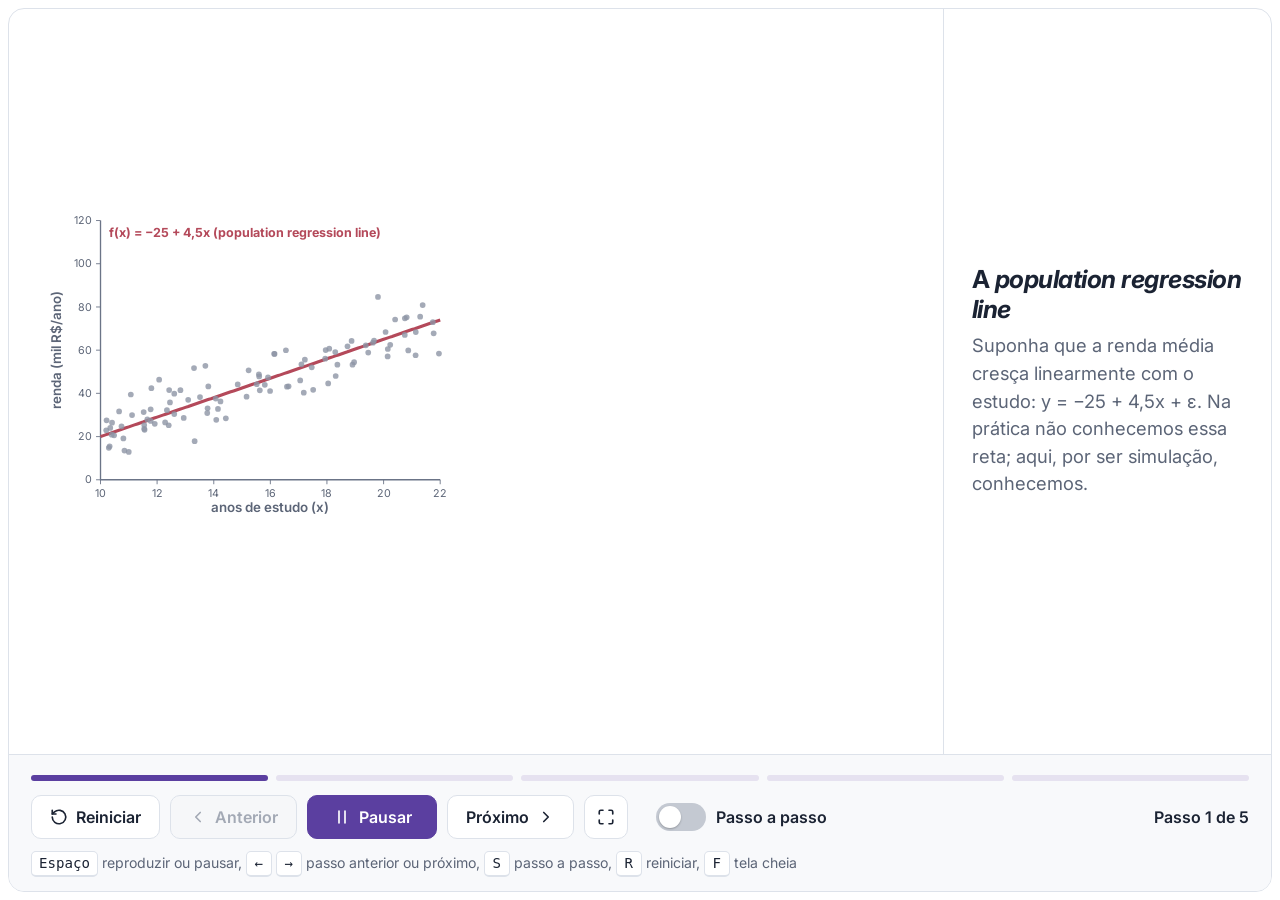
<file: ch2/chapter-02-linear-regression/animations/sampling.html>
<!doctype html>
<!-- GENERATED by _scripts/ch2_figures.py. Edit the script, not this file. -->
<html lang="pt-BR">
<head>
  <meta charset="utf-8">
  <meta name="viewport" content="width=device-width, initial-scale=1">
  <title>Population line e least squares lines</title>
  <link rel="stylesheet" href="https://fonts.googleapis.com/css2?family=Inter:wght@400;500;600;700&display=swap">
  <link rel="stylesheet" href="../../../assets/stepper/stepper.css">
  <style>

  </style>
</head>
<body>
  <div class="stepper" data-interval="3200">
    <div class="st-stage">
      <svg viewBox="0 0 1000 420" font-family="Inter, system-ui, -apple-system, 'Segoe UI', sans-serif" role="img" aria-label="Reta populacional da renda em função do estudo e retas de least squares de várias amostras, e o histograma das estimativas da inclinação">
<g data-step="1">
<path d="M80 30 V320 H460" fill="none" stroke="#6b7487" stroke-width="1.5"/>
<text x="270.0" y="356.0" font-size="15" fill="#5c6577" text-anchor="middle" font-weight="600" >anos de estudo (x)</text>
<text transform="translate(36 175.0) rotate(-90)" text-anchor="middle" font-size="15" font-weight="600" fill="#5c6577">renda (mil R$/ano)</text>
<line x1="80.0" y1="320" x2="80.0" y2="325" stroke="#6b7487"/>
<text x="80.0" y="339.0" font-size="12" fill="#5c6577" text-anchor="middle" font-weight="400" >10</text>
<line x1="143.3" y1="320" x2="143.3" y2="325" stroke="#6b7487"/>
<text x="143.3" y="339.0" font-size="12" fill="#5c6577" text-anchor="middle" font-weight="400" >12</text>
<line x1="206.7" y1="320" x2="206.7" y2="325" stroke="#6b7487"/>
<text x="206.7" y="339.0" font-size="12" fill="#5c6577" text-anchor="middle" font-weight="400" >14</text>
<line x1="270.0" y1="320" x2="270.0" y2="325" stroke="#6b7487"/>
<text x="270.0" y="339.0" font-size="12" fill="#5c6577" text-anchor="middle" font-weight="400" >16</text>
<line x1="333.3" y1="320" x2="333.3" y2="325" stroke="#6b7487"/>
<text x="333.3" y="339.0" font-size="12" fill="#5c6577" text-anchor="middle" font-weight="400" >18</text>
<line x1="396.7" y1="320" x2="396.7" y2="325" stroke="#6b7487"/>
<text x="396.7" y="339.0" font-size="12" fill="#5c6577" text-anchor="middle" font-weight="400" >20</text>
<line x1="460.0" y1="320" x2="460.0" y2="325" stroke="#6b7487"/>
<text x="460.0" y="339.0" font-size="12" fill="#5c6577" text-anchor="middle" font-weight="400" >22</text>
<line x1="75" y1="320.0" x2="80" y2="320.0" stroke="#6b7487"/>
<text x="71.0" y="324.0" font-size="12" fill="#5c6577" text-anchor="end" font-weight="400" >0</text>
<line x1="75" y1="271.7" x2="80" y2="271.7" stroke="#6b7487"/>
<text x="71.0" y="275.7" font-size="12" fill="#5c6577" text-anchor="end" font-weight="400" >20</text>
<line x1="75" y1="223.3" x2="80" y2="223.3" stroke="#6b7487"/>
<text x="71.0" y="227.3" font-size="12" fill="#5c6577" text-anchor="end" font-weight="400" >40</text>
<line x1="75" y1="175.0" x2="80" y2="175.0" stroke="#6b7487"/>
<text x="71.0" y="179.0" font-size="12" fill="#5c6577" text-anchor="end" font-weight="400" >60</text>
<line x1="75" y1="126.7" x2="80" y2="126.7" stroke="#6b7487"/>
<text x="71.0" y="130.7" font-size="12" fill="#5c6577" text-anchor="end" font-weight="400" >80</text>
<line x1="75" y1="78.3" x2="80" y2="78.3" stroke="#6b7487"/>
<text x="71.0" y="82.3" font-size="12" fill="#5c6577" text-anchor="end" font-weight="400" >100</text>
<line x1="75" y1="30.0" x2="80" y2="30.0" stroke="#6b7487"/>
<text x="71.0" y="34.0" font-size="12" fill="#5c6577" text-anchor="end" font-weight="400" >120</text>
<path d="M80.0 271.7 L83.2 270.6 L86.3 269.5 L89.5 268.4 L92.7 267.3 L95.8 266.2 L99.0 265.1 L102.2 264.1 L105.3 263.0 L108.5 261.9 L111.7 260.8 L114.8 259.7 L118.0 258.6 L121.2 257.5 L124.3 256.4 L127.5 255.4 L130.7 254.3 L133.8 253.2 L137.0 252.1 L140.2 251.0 L143.3 249.9 L146.5 248.8 L149.7 247.7 L152.8 246.7 L156.0 245.6 L159.2 244.5 L162.3 243.4 L165.5 242.3 L168.7 241.2 L171.8 240.1 L175.0 239.0 L178.2 238.0 L181.3 236.9 L184.5 235.8 L187.7 234.7 L190.8 233.6 L194.0 232.5 L197.2 231.4 L200.3 230.3 L203.5 229.3 L206.7 228.2 L209.8 227.1 L213.0 226.0 L216.2 224.9 L219.3 223.8 L222.5 222.7 L225.7 221.6 L228.8 220.6 L232.0 219.5 L235.2 218.4 L238.3 217.3 L241.5 216.2 L244.7 215.1 L247.8 214.0 L251.0 212.9 L254.2 211.9 L257.3 210.8 L260.5 209.7 L263.7 208.6 L266.8 207.5 L270.0 206.4 L273.2 205.3 L276.3 204.2 L279.5 203.2 L282.7 202.1 L285.8 201.0 L289.0 199.9 L292.2 198.8 L295.3 197.7 L298.5 196.6 L301.7 195.5 L304.8 194.5 L308.0 193.4 L311.2 192.3 L314.3 191.2 L317.5 190.1 L320.7 189.0 L323.8 187.9 L327.0 186.8 L330.2 185.8 L333.3 184.7 L336.5 183.6 L339.7 182.5 L342.8 181.4 L346.0 180.3 L349.2 179.2 L352.3 178.1 L355.5 177.1 L358.7 176.0 L361.8 174.9 L365.0 173.8 L368.2 172.7 L371.3 171.6 L374.5 170.5 L377.7 169.4 L380.8 168.4 L384.0 167.3 L387.2 166.2 L390.3 165.1 L393.5 164.0 L396.7 162.9 L399.8 161.8 L403.0 160.7 L406.2 159.7 L409.3 158.6 L412.5 157.5 L415.7 156.4 L418.8 155.3 L422.0 154.2 L425.2 153.1 L428.3 152.0 L431.5 151.0 L434.7 149.9 L437.8 148.8 L441.0 147.7 L444.2 146.6 L447.3 145.5 L450.5 144.4 L453.7 143.3 L456.8 142.3 L460.0 141.2" fill="none" stroke="#b4495a" stroke-width="3.5"/>
<text x="90.0" y="48.0" font-size="14" fill="#b4495a" text-anchor="start" font-weight="700" >f(x) = −25 + 4,5x  (population regression line)</text>
</g>
<g data-step="1" data-until="2">
<circle cx="128.9" cy="258.8" r="3.2" fill="#8d95a5" fill-opacity="0.8"/>
<circle cx="269.7" cy="220.7" r="3.2" fill="#8d95a5" fill-opacity="0.8"/>
<circle cx="308.6" cy="185.7" r="3.2" fill="#8d95a5" fill-opacity="0.8"/>
<circle cx="90.9" cy="262.0" r="3.2" fill="#8d95a5" fill-opacity="0.8"/>
<circle cx="136.2" cy="254.2" r="3.2" fill="#8d95a5" fill-opacity="0.8"/>
<circle cx="432.7" cy="154.8" r="3.2" fill="#8d95a5" fill-opacity="0.8"/>
<circle cx="106.8" cy="287.3" r="3.2" fill="#8d95a5" fill-opacity="0.8"/>
<circle cx="129.3" cy="264.1" r="3.2" fill="#8d95a5" fill-opacity="0.8"/>
<circle cx="440.4" cy="124.6" r="3.2" fill="#8d95a5" fill-opacity="0.8"/>
<circle cx="316.3" cy="194.2" r="3.2" fill="#8d95a5" fill-opacity="0.8"/>
<circle cx="220.2" cy="251.3" r="3.2" fill="#8d95a5" fill-opacity="0.8"/>
<circle cx="274.3" cy="179.1" r="3.2" fill="#8d95a5" fill-opacity="0.8"/>
<circle cx="331.9" cy="174.9" r="3.2" fill="#8d95a5" fill-opacity="0.8"/>
<circle cx="184.6" cy="195.0" r="3.2" fill="#8d95a5" fill-opacity="0.8"/>
<circle cx="132.4" cy="252.5" r="3.2" fill="#8d95a5" fill-opacity="0.8"/>
<circle cx="379.5" cy="177.7" r="3.2" fill="#8d95a5" fill-opacity="0.8"/>
<circle cx="334.7" cy="212.2" r="3.2" fill="#8d95a5" fill-opacity="0.8"/>
<circle cx="274.7" cy="179.2" r="3.2" fill="#8d95a5" fill-opacity="0.8"/>
<circle cx="390.4" cy="115.4" r="3.2" fill="#8d95a5" fill-opacity="0.8"/>
<circle cx="288.6" cy="215.9" r="3.2" fill="#8d95a5" fill-opacity="0.8"/>
<circle cx="452.7" cy="156.2" r="3.2" fill="#8d95a5" fill-opacity="0.8"/>
<circle cx="157.7" cy="233.5" r="3.2" fill="#8d95a5" fill-opacity="0.8"/>
<circle cx="290.4" cy="215.5" r="3.2" fill="#8d95a5" fill-opacity="0.8"/>
<circle cx="263.8" cy="213.8" r="3.2" fill="#8d95a5" fill-opacity="0.8"/>
<circle cx="214.2" cy="232.3" r="3.2" fill="#8d95a5" fill-opacity="0.8"/>
<circle cx="304.8" cy="190.8" r="3.2" fill="#8d95a5" fill-opacity="0.8"/>
<circle cx="169.4" cy="219.8" r="3.2" fill="#8d95a5" fill-opacity="0.8"/>
<circle cx="384.8" cy="166.6" r="3.2" fill="#8d95a5" fill-opacity="0.8"/>
<circle cx="409.6" cy="140.7" r="3.2" fill="#8d95a5" fill-opacity="0.8"/>
<circle cx="128.9" cy="263.0" r="3.2" fill="#8d95a5" fill-opacity="0.8"/>
<circle cx="257.5" cy="204.4" r="3.2" fill="#8d95a5" fill-opacity="0.8"/>
<circle cx="185.3" cy="276.8" r="3.2" fill="#8d95a5" fill-opacity="0.8"/>
<circle cx="111.6" cy="288.9" r="3.2" fill="#8d95a5" fill-opacity="0.8"/>
<circle cx="420.5" cy="139.4" r="3.2" fill="#8d95a5" fill-opacity="0.8"/>
<circle cx="243.4" cy="227.0" r="3.2" fill="#8d95a5" fill-opacity="0.8"/>
<circle cx="136.1" cy="241.2" r="3.2" fill="#8d95a5" fill-opacity="0.8"/>
<circle cx="335.9" cy="173.3" r="3.2" fill="#8d95a5" fill-opacity="0.8"/>
<circle cx="156.8" cy="219.7" r="3.2" fill="#8d95a5" fill-opacity="0.8"/>
<circle cx="422.5" cy="138.3" r="3.2" fill="#8d95a5" fill-opacity="0.8"/>
<circle cx="162.5" cy="223.7" r="3.2" fill="#8d95a5" fill-opacity="0.8"/>
<circle cx="92.6" cy="269.5" r="3.2" fill="#8d95a5" fill-opacity="0.8"/>
<circle cx="156.3" cy="259.0" r="3.2" fill="#8d95a5" fill-opacity="0.8"/>
<circle cx="211.4" cy="240.7" r="3.2" fill="#8d95a5" fill-opacity="0.8"/>
<circle cx="258.2" cy="219.9" r="3.2" fill="#8d95a5" fill-opacity="0.8"/>
<circle cx="424.3" cy="175.3" r="3.2" fill="#8d95a5" fill-opacity="0.8"/>
<circle cx="345.0" cy="191.2" r="3.2" fill="#8d95a5" fill-opacity="0.8"/>
<circle cx="208.9" cy="229.2" r="3.2" fill="#8d95a5" fill-opacity="0.8"/>
<circle cx="86.4" cy="264.6" r="3.2" fill="#8d95a5" fill-opacity="0.8"/>
<circle cx="140.7" cy="257.4" r="3.2" fill="#8d95a5" fill-opacity="0.8"/>
<circle cx="458.6" cy="178.8" r="3.2" fill="#8d95a5" fill-opacity="0.8"/>
<circle cx="254.7" cy="213.1" r="3.2" fill="#8d95a5" fill-opacity="0.8"/>
<circle cx="342.6" cy="177.1" r="3.2" fill="#8d95a5" fill-opacity="0.8"/>
<circle cx="100.8" cy="243.6" r="3.2" fill="#8d95a5" fill-opacity="0.8"/>
<circle cx="92.9" cy="256.1" r="3.2" fill="#8d95a5" fill-opacity="0.8"/>
<circle cx="401.4" cy="173.7" r="3.2" fill="#8d95a5" fill-opacity="0.8"/>
<circle cx="303.4" cy="208.9" r="3.2" fill="#8d95a5" fill-opacity="0.8"/>
<circle cx="197.3" cy="192.5" r="3.2" fill="#8d95a5" fill-opacity="0.8"/>
<circle cx="200.6" cy="215.6" r="3.2" fill="#8d95a5" fill-opacity="0.8"/>
<circle cx="113.9" cy="224.6" r="3.2" fill="#8d95a5" fill-opacity="0.8"/>
<circle cx="145.6" cy="208.0" r="3.2" fill="#8d95a5" fill-opacity="0.8"/>
<circle cx="89.3" cy="284.3" r="3.2" fill="#8d95a5" fill-opacity="0.8"/>
<circle cx="398.9" cy="154.7" r="3.2" fill="#8d95a5" fill-opacity="0.8"/>
<circle cx="257.2" cy="202.0" r="3.2" fill="#8d95a5" fill-opacity="0.8"/>
<circle cx="128.3" cy="244.2" r="3.2" fill="#8d95a5" fill-opacity="0.8"/>
<circle cx="360.9" cy="164.7" r="3.2" fill="#8d95a5" fill-opacity="0.8"/>
<circle cx="154.3" cy="242.2" r="3.2" fill="#8d95a5" fill-opacity="0.8"/>
<circle cx="103.5" cy="260.2" r="3.2" fill="#8d95a5" fill-opacity="0.8"/>
<circle cx="307.4" cy="222.6" r="3.2" fill="#8d95a5" fill-opacity="0.8"/>
<circle cx="420.4" cy="158.0" r="3.2" fill="#8d95a5" fill-opacity="0.8"/>
<circle cx="90.2" cy="282.6" r="3.2" fill="#8d95a5" fill-opacity="0.8"/>
<circle cx="386.0" cy="164.2" r="3.2" fill="#8d95a5" fill-opacity="0.8"/>
<circle cx="152.3" cy="255.9" r="3.2" fill="#8d95a5" fill-opacity="0.8"/>
<circle cx="115.3" cy="247.6" r="3.2" fill="#8d95a5" fill-opacity="0.8"/>
<circle cx="86.8" cy="253.5" r="3.2" fill="#8d95a5" fill-opacity="0.8"/>
<circle cx="191.3" cy="227.5" r="3.2" fill="#8d95a5" fill-opacity="0.8"/>
<circle cx="356.3" cy="170.7" r="3.2" fill="#8d95a5" fill-opacity="0.8"/>
<circle cx="267.4" cy="205.5" r="3.2" fill="#8d95a5" fill-opacity="0.8"/>
<circle cx="404.1" cy="169.0" r="3.2" fill="#8d95a5" fill-opacity="0.8"/>
<circle cx="162.5" cy="246.5" r="3.2" fill="#8d95a5" fill-opacity="0.8"/>
<circle cx="199.8" cy="240.1" r="3.2" fill="#8d95a5" fill-opacity="0.8"/>
<circle cx="178.1" cy="230.5" r="3.2" fill="#8d95a5" fill-opacity="0.8"/>
<circle cx="451.8" cy="143.7" r="3.2" fill="#8d95a5" fill-opacity="0.8"/>
<circle cx="437.6" cy="137.6" r="3.2" fill="#8d95a5" fill-opacity="0.8"/>
<circle cx="209.5" cy="252.9" r="3.2" fill="#8d95a5" fill-opacity="0.8"/>
<circle cx="245.7" cy="197.6" r="3.2" fill="#8d95a5" fill-opacity="0.8"/>
<circle cx="199.4" cy="245.4" r="3.2" fill="#8d95a5" fill-opacity="0.8"/>
<circle cx="363.7" cy="188.4" r="3.2" fill="#8d95a5" fill-opacity="0.8"/>
<circle cx="95.2" cy="270.3" r="3.2" fill="#8d95a5" fill-opacity="0.8"/>
<circle cx="105.6" cy="273.8" r="3.2" fill="#8d95a5" fill-opacity="0.8"/>
<circle cx="233.5" cy="213.3" r="3.2" fill="#8d95a5" fill-opacity="0.8"/>
<circle cx="173.1" cy="250.8" r="3.2" fill="#8d95a5" fill-opacity="0.8"/>
<circle cx="401.2" cy="182.0" r="3.2" fill="#8d95a5" fill-opacity="0.8"/>
<circle cx="361.9" cy="191.2" r="3.2" fill="#8d95a5" fill-opacity="0.8"/>
<circle cx="287.4" cy="175.1" r="3.2" fill="#8d95a5" fill-opacity="0.8"/>
<circle cx="331.4" cy="184.5" r="3.2" fill="#8d95a5" fill-opacity="0.8"/>
<circle cx="343.1" cy="203.9" r="3.2" fill="#8d95a5" fill-opacity="0.8"/>
<circle cx="376.8" cy="169.6" r="3.2" fill="#8d95a5" fill-opacity="0.8"/>
<circle cx="432.5" cy="180.7" r="3.2" fill="#8d95a5" fill-opacity="0.8"/>
<circle cx="136.9" cy="217.5" r="3.2" fill="#8d95a5" fill-opacity="0.8"/>
<circle cx="317.9" cy="219.4" r="3.2" fill="#8d95a5" fill-opacity="0.8"/>
</g>
<g data-step="2">
<path class="draw" d="M80.0 268.2 L83.2 267.2 L86.3 266.2 L89.5 265.1 L92.7 264.1 L95.8 263.1 L99.0 262.1 L102.2 261.0 L105.3 260.0 L108.5 259.0 L111.7 258.0 L114.8 256.9 L118.0 255.9 L121.2 254.9 L124.3 253.9 L127.5 252.8 L130.7 251.8 L133.8 250.8 L137.0 249.8 L140.2 248.8 L143.3 247.7 L146.5 246.7 L149.7 245.7 L152.8 244.7 L156.0 243.6 L159.2 242.6 L162.3 241.6 L165.5 240.6 L168.7 239.5 L171.8 238.5 L175.0 237.5 L178.2 236.5 L181.3 235.4 L184.5 234.4 L187.7 233.4 L190.8 232.4 L194.0 231.3 L197.2 230.3 L200.3 229.3 L203.5 228.3 L206.7 227.2 L209.8 226.2 L213.0 225.2 L216.2 224.2 L219.3 223.1 L222.5 222.1 L225.7 221.1 L228.8 220.1 L232.0 219.0 L235.2 218.0 L238.3 217.0 L241.5 216.0 L244.7 214.9 L247.8 213.9 L251.0 212.9 L254.2 211.9 L257.3 210.8 L260.5 209.8 L263.7 208.8 L266.8 207.8 L270.0 206.7 L273.2 205.7 L276.3 204.7 L279.5 203.7 L282.7 202.6 L285.8 201.6 L289.0 200.6 L292.2 199.6 L295.3 198.5 L298.5 197.5 L301.7 196.5 L304.8 195.5 L308.0 194.5 L311.2 193.4 L314.3 192.4 L317.5 191.4 L320.7 190.4 L323.8 189.3 L327.0 188.3 L330.2 187.3 L333.3 186.3 L336.5 185.2 L339.7 184.2 L342.8 183.2 L346.0 182.2 L349.2 181.1 L352.3 180.1 L355.5 179.1 L358.7 178.1 L361.8 177.0 L365.0 176.0 L368.2 175.0 L371.3 174.0 L374.5 172.9 L377.7 171.9 L380.8 170.9 L384.0 169.9 L387.2 168.8 L390.3 167.8 L393.5 166.8 L396.7 165.8 L399.8 164.7 L403.0 163.7 L406.2 162.7 L409.3 161.7 L412.5 160.6 L415.7 159.6 L418.8 158.6 L422.0 157.6 L425.2 156.5 L428.3 155.5 L431.5 154.5 L434.7 153.5 L437.8 152.4 L441.0 151.4 L444.2 150.4 L447.3 149.4 L450.5 148.3 L453.7 147.3 L456.8 146.3 L460.0 145.3" fill="none" stroke="#3d68a8" stroke-width="3"/>
<text x="90.0" y="70.0" font-size="14" fill="#3d68a8" text-anchor="start" font-weight="700" >amostra 1: ŵ₀ = -21,0, ŵ₁ = 4,24</text>
</g>
<g data-step="3">
<path d="M80.0 276.7 L83.2 275.5 L86.3 274.3 L89.5 273.1 L92.7 271.9 L95.8 270.7 L99.0 269.5 L102.2 268.3 L105.3 267.1 L108.5 266.0 L111.7 264.8 L114.8 263.6 L118.0 262.4 L121.2 261.2 L124.3 260.0 L127.5 258.8 L130.7 257.6 L133.8 256.4 L137.0 255.2 L140.2 254.0 L143.3 252.8 L146.5 251.6 L149.7 250.4 L152.8 249.2 L156.0 248.0 L159.2 246.8 L162.3 245.6 L165.5 244.4 L168.7 243.2 L171.8 242.0 L175.0 240.8 L178.2 239.6 L181.3 238.5 L184.5 237.3 L187.7 236.1 L190.8 234.9 L194.0 233.7 L197.2 232.5 L200.3 231.3 L203.5 230.1 L206.7 228.9 L209.8 227.7 L213.0 226.5 L216.2 225.3 L219.3 224.1 L222.5 222.9 L225.7 221.7 L228.8 220.5 L232.0 219.3 L235.2 218.1 L238.3 216.9 L241.5 215.7 L244.7 214.5 L247.8 213.3 L251.0 212.1 L254.2 210.9 L257.3 209.8 L260.5 208.6 L263.7 207.4 L266.8 206.2 L270.0 205.0 L273.2 203.8 L276.3 202.6 L279.5 201.4 L282.7 200.2 L285.8 199.0 L289.0 197.8 L292.2 196.6 L295.3 195.4 L298.5 194.2 L301.7 193.0 L304.8 191.8 L308.0 190.6 L311.2 189.4 L314.3 188.2 L317.5 187.0 L320.7 185.8 L323.8 184.6 L327.0 183.4 L330.2 182.3 L333.3 181.1 L336.5 179.9 L339.7 178.7 L342.8 177.5 L346.0 176.3 L349.2 175.1 L352.3 173.9 L355.5 172.7 L358.7 171.5 L361.8 170.3 L365.0 169.1 L368.2 167.9 L371.3 166.7 L374.5 165.5 L377.7 164.3 L380.8 163.1 L384.0 161.9 L387.2 160.7 L390.3 159.5 L393.5 158.3 L396.7 157.1 L399.8 155.9 L403.0 154.8 L406.2 153.6 L409.3 152.4 L412.5 151.2 L415.7 150.0 L418.8 148.8 L422.0 147.6 L425.2 146.4 L428.3 145.2 L431.5 144.0 L434.7 142.8 L437.8 141.6 L441.0 140.4 L444.2 139.2 L447.3 138.0 L450.5 136.8 L453.7 135.6 L456.8 134.4 L460.0 133.2" fill="none" stroke="#8fb0de" stroke-width="1.6"/>
<path d="M80.0 276.9 L83.2 275.7 L86.3 274.6 L89.5 273.5 L92.7 272.3 L95.8 271.2 L99.0 270.0 L102.2 268.9 L105.3 267.7 L108.5 266.6 L111.7 265.4 L114.8 264.3 L118.0 263.1 L121.2 262.0 L124.3 260.8 L127.5 259.7 L130.7 258.5 L133.8 257.4 L137.0 256.3 L140.2 255.1 L143.3 254.0 L146.5 252.8 L149.7 251.7 L152.8 250.5 L156.0 249.4 L159.2 248.2 L162.3 247.1 L165.5 245.9 L168.7 244.8 L171.8 243.6 L175.0 242.5 L178.2 241.3 L181.3 240.2 L184.5 239.1 L187.7 237.9 L190.8 236.8 L194.0 235.6 L197.2 234.5 L200.3 233.3 L203.5 232.2 L206.7 231.0 L209.8 229.9 L213.0 228.7 L216.2 227.6 L219.3 226.4 L222.5 225.3 L225.7 224.1 L228.8 223.0 L232.0 221.9 L235.2 220.7 L238.3 219.6 L241.5 218.4 L244.7 217.3 L247.8 216.1 L251.0 215.0 L254.2 213.8 L257.3 212.7 L260.5 211.5 L263.7 210.4 L266.8 209.2 L270.0 208.1 L273.2 207.0 L276.3 205.8 L279.5 204.7 L282.7 203.5 L285.8 202.4 L289.0 201.2 L292.2 200.1 L295.3 198.9 L298.5 197.8 L301.7 196.6 L304.8 195.5 L308.0 194.3 L311.2 193.2 L314.3 192.0 L317.5 190.9 L320.7 189.8 L323.8 188.6 L327.0 187.5 L330.2 186.3 L333.3 185.2 L336.5 184.0 L339.7 182.9 L342.8 181.7 L346.0 180.6 L349.2 179.4 L352.3 178.3 L355.5 177.1 L358.7 176.0 L361.8 174.8 L365.0 173.7 L368.2 172.6 L371.3 171.4 L374.5 170.3 L377.7 169.1 L380.8 168.0 L384.0 166.8 L387.2 165.7 L390.3 164.5 L393.5 163.4 L396.7 162.2 L399.8 161.1 L403.0 159.9 L406.2 158.8 L409.3 157.7 L412.5 156.5 L415.7 155.4 L418.8 154.2 L422.0 153.1 L425.2 151.9 L428.3 150.8 L431.5 149.6 L434.7 148.5 L437.8 147.3 L441.0 146.2 L444.2 145.0 L447.3 143.9 L450.5 142.7 L453.7 141.6 L456.8 140.5 L460.0 139.3" fill="none" stroke="#8fb0de" stroke-width="1.6"/>
<path d="M80.0 271.2 L83.2 270.2 L86.3 269.1 L89.5 268.0 L92.7 267.0 L95.8 265.9 L99.0 264.8 L102.2 263.8 L105.3 262.7 L108.5 261.6 L111.7 260.6 L114.8 259.5 L118.0 258.4 L121.2 257.4 L124.3 256.3 L127.5 255.2 L130.7 254.2 L133.8 253.1 L137.0 252.0 L140.2 251.0 L143.3 249.9 L146.5 248.8 L149.7 247.8 L152.8 246.7 L156.0 245.6 L159.2 244.6 L162.3 243.5 L165.5 242.4 L168.7 241.4 L171.8 240.3 L175.0 239.3 L178.2 238.2 L181.3 237.1 L184.5 236.1 L187.7 235.0 L190.8 233.9 L194.0 232.9 L197.2 231.8 L200.3 230.7 L203.5 229.7 L206.7 228.6 L209.8 227.5 L213.0 226.5 L216.2 225.4 L219.3 224.3 L222.5 223.3 L225.7 222.2 L228.8 221.1 L232.0 220.1 L235.2 219.0 L238.3 217.9 L241.5 216.9 L244.7 215.8 L247.8 214.7 L251.0 213.7 L254.2 212.6 L257.3 211.5 L260.5 210.5 L263.7 209.4 L266.8 208.3 L270.0 207.3 L273.2 206.2 L276.3 205.2 L279.5 204.1 L282.7 203.0 L285.8 202.0 L289.0 200.9 L292.2 199.8 L295.3 198.8 L298.5 197.7 L301.7 196.6 L304.8 195.6 L308.0 194.5 L311.2 193.4 L314.3 192.4 L317.5 191.3 L320.7 190.2 L323.8 189.2 L327.0 188.1 L330.2 187.0 L333.3 186.0 L336.5 184.9 L339.7 183.8 L342.8 182.8 L346.0 181.7 L349.2 180.6 L352.3 179.6 L355.5 178.5 L358.7 177.4 L361.8 176.4 L365.0 175.3 L368.2 174.2 L371.3 173.2 L374.5 172.1 L377.7 171.1 L380.8 170.0 L384.0 168.9 L387.2 167.9 L390.3 166.8 L393.5 165.7 L396.7 164.7 L399.8 163.6 L403.0 162.5 L406.2 161.5 L409.3 160.4 L412.5 159.3 L415.7 158.3 L418.8 157.2 L422.0 156.1 L425.2 155.1 L428.3 154.0 L431.5 152.9 L434.7 151.9 L437.8 150.8 L441.0 149.7 L444.2 148.7 L447.3 147.6 L450.5 146.5 L453.7 145.5 L456.8 144.4 L460.0 143.3" fill="none" stroke="#8fb0de" stroke-width="1.6"/>
<path d="M80.0 280.1 L83.2 278.9 L86.3 277.6 L89.5 276.4 L92.7 275.2 L95.8 274.0 L99.0 272.7 L102.2 271.5 L105.3 270.3 L108.5 269.1 L111.7 267.8 L114.8 266.6 L118.0 265.4 L121.2 264.2 L124.3 262.9 L127.5 261.7 L130.7 260.5 L133.8 259.3 L137.0 258.0 L140.2 256.8 L143.3 255.6 L146.5 254.4 L149.7 253.1 L152.8 251.9 L156.0 250.7 L159.2 249.5 L162.3 248.2 L165.5 247.0 L168.7 245.8 L171.8 244.6 L175.0 243.3 L178.2 242.1 L181.3 240.9 L184.5 239.7 L187.7 238.4 L190.8 237.2 L194.0 236.0 L197.2 234.8 L200.3 233.5 L203.5 232.3 L206.7 231.1 L209.8 229.9 L213.0 228.6 L216.2 227.4 L219.3 226.2 L222.5 225.0 L225.7 223.7 L228.8 222.5 L232.0 221.3 L235.2 220.1 L238.3 218.8 L241.5 217.6 L244.7 216.4 L247.8 215.2 L251.0 213.9 L254.2 212.7 L257.3 211.5 L260.5 210.3 L263.7 209.0 L266.8 207.8 L270.0 206.6 L273.2 205.4 L276.3 204.1 L279.5 202.9 L282.7 201.7 L285.8 200.5 L289.0 199.2 L292.2 198.0 L295.3 196.8 L298.5 195.6 L301.7 194.3 L304.8 193.1 L308.0 191.9 L311.2 190.7 L314.3 189.4 L317.5 188.2 L320.7 187.0 L323.8 185.8 L327.0 184.5 L330.2 183.3 L333.3 182.1 L336.5 180.9 L339.7 179.6 L342.8 178.4 L346.0 177.2 L349.2 176.0 L352.3 174.7 L355.5 173.5 L358.7 172.3 L361.8 171.1 L365.0 169.8 L368.2 168.6 L371.3 167.4 L374.5 166.2 L377.7 164.9 L380.8 163.7 L384.0 162.5 L387.2 161.3 L390.3 160.0 L393.5 158.8 L396.7 157.6 L399.8 156.4 L403.0 155.1 L406.2 153.9 L409.3 152.7 L412.5 151.5 L415.7 150.2 L418.8 149.0 L422.0 147.8 L425.2 146.6 L428.3 145.3 L431.5 144.1 L434.7 142.9 L437.8 141.7 L441.0 140.4 L444.2 139.2 L447.3 138.0 L450.5 136.8 L453.7 135.5 L456.8 134.3 L460.0 133.1" fill="none" stroke="#8fb0de" stroke-width="1.6"/>
<path d="M80.0 271.9 L83.2 270.8 L86.3 269.7 L89.5 268.6 L92.7 267.5 L95.8 266.4 L99.0 265.3 L102.2 264.2 L105.3 263.1 L108.5 262.0 L111.7 260.9 L114.8 259.8 L118.0 258.7 L121.2 257.6 L124.3 256.5 L127.5 255.4 L130.7 254.3 L133.8 253.2 L137.0 252.1 L140.2 251.0 L143.3 249.9 L146.5 248.8 L149.7 247.7 L152.8 246.6 L156.0 245.5 L159.2 244.4 L162.3 243.3 L165.5 242.2 L168.7 241.1 L171.8 240.0 L175.0 238.9 L178.2 237.8 L181.3 236.7 L184.5 235.6 L187.7 234.5 L190.8 233.4 L194.0 232.3 L197.2 231.2 L200.3 230.1 L203.5 229.0 L206.7 227.9 L209.8 226.8 L213.0 225.7 L216.2 224.6 L219.3 223.5 L222.5 222.4 L225.7 221.3 L228.8 220.2 L232.0 219.1 L235.2 218.0 L238.3 216.9 L241.5 215.8 L244.7 214.7 L247.8 213.6 L251.0 212.5 L254.2 211.4 L257.3 210.3 L260.5 209.2 L263.7 208.1 L266.8 207.0 L270.0 205.9 L273.2 204.8 L276.3 203.7 L279.5 202.6 L282.7 201.5 L285.8 200.5 L289.0 199.4 L292.2 198.3 L295.3 197.2 L298.5 196.1 L301.7 195.0 L304.8 193.9 L308.0 192.8 L311.2 191.7 L314.3 190.6 L317.5 189.5 L320.7 188.4 L323.8 187.3 L327.0 186.2 L330.2 185.1 L333.3 184.0 L336.5 182.9 L339.7 181.8 L342.8 180.7 L346.0 179.6 L349.2 178.5 L352.3 177.4 L355.5 176.3 L358.7 175.2 L361.8 174.1 L365.0 173.0 L368.2 171.9 L371.3 170.8 L374.5 169.7 L377.7 168.6 L380.8 167.5 L384.0 166.4 L387.2 165.3 L390.3 164.2 L393.5 163.1 L396.7 162.0 L399.8 160.9 L403.0 159.8 L406.2 158.7 L409.3 157.6 L412.5 156.5 L415.7 155.4 L418.8 154.3 L422.0 153.2 L425.2 152.1 L428.3 151.0 L431.5 149.9 L434.7 148.8 L437.8 147.7 L441.0 146.6 L444.2 145.5 L447.3 144.4 L450.5 143.3 L453.7 142.2 L456.8 141.1 L460.0 140.0" fill="none" stroke="#8fb0de" stroke-width="1.6"/>
<path d="M80.0 266.6 L83.2 265.6 L86.3 264.6 L89.5 263.7 L92.7 262.7 L95.8 261.7 L99.0 260.7 L102.2 259.7 L105.3 258.7 L108.5 257.7 L111.7 256.8 L114.8 255.8 L118.0 254.8 L121.2 253.8 L124.3 252.8 L127.5 251.8 L130.7 250.8 L133.8 249.8 L137.0 248.9 L140.2 247.9 L143.3 246.9 L146.5 245.9 L149.7 244.9 L152.8 243.9 L156.0 242.9 L159.2 241.9 L162.3 241.0 L165.5 240.0 L168.7 239.0 L171.8 238.0 L175.0 237.0 L178.2 236.0 L181.3 235.0 L184.5 234.1 L187.7 233.1 L190.8 232.1 L194.0 231.1 L197.2 230.1 L200.3 229.1 L203.5 228.1 L206.7 227.1 L209.8 226.2 L213.0 225.2 L216.2 224.2 L219.3 223.2 L222.5 222.2 L225.7 221.2 L228.8 220.2 L232.0 219.2 L235.2 218.3 L238.3 217.3 L241.5 216.3 L244.7 215.3 L247.8 214.3 L251.0 213.3 L254.2 212.3 L257.3 211.4 L260.5 210.4 L263.7 209.4 L266.8 208.4 L270.0 207.4 L273.2 206.4 L276.3 205.4 L279.5 204.4 L282.7 203.5 L285.8 202.5 L289.0 201.5 L292.2 200.5 L295.3 199.5 L298.5 198.5 L301.7 197.5 L304.8 196.5 L308.0 195.6 L311.2 194.6 L314.3 193.6 L317.5 192.6 L320.7 191.6 L323.8 190.6 L327.0 189.6 L330.2 188.7 L333.3 187.7 L336.5 186.7 L339.7 185.7 L342.8 184.7 L346.0 183.7 L349.2 182.7 L352.3 181.7 L355.5 180.8 L358.7 179.8 L361.8 178.8 L365.0 177.8 L368.2 176.8 L371.3 175.8 L374.5 174.8 L377.7 173.8 L380.8 172.9 L384.0 171.9 L387.2 170.9 L390.3 169.9 L393.5 168.9 L396.7 167.9 L399.8 166.9 L403.0 166.0 L406.2 165.0 L409.3 164.0 L412.5 163.0 L415.7 162.0 L418.8 161.0 L422.0 160.0 L425.2 159.0 L428.3 158.1 L431.5 157.1 L434.7 156.1 L437.8 155.1 L441.0 154.1 L444.2 153.1 L447.3 152.1 L450.5 151.1 L453.7 150.2 L456.8 149.2 L460.0 148.2" fill="none" stroke="#8fb0de" stroke-width="1.6"/>
<path d="M80.0 271.7 L83.2 270.7 L86.3 269.6 L89.5 268.5 L92.7 267.4 L95.8 266.4 L99.0 265.3 L102.2 264.2 L105.3 263.2 L108.5 262.1 L111.7 261.0 L114.8 260.0 L118.0 258.9 L121.2 257.8 L124.3 256.7 L127.5 255.7 L130.7 254.6 L133.8 253.5 L137.0 252.5 L140.2 251.4 L143.3 250.3 L146.5 249.3 L149.7 248.2 L152.8 247.1 L156.0 246.1 L159.2 245.0 L162.3 243.9 L165.5 242.8 L168.7 241.8 L171.8 240.7 L175.0 239.6 L178.2 238.6 L181.3 237.5 L184.5 236.4 L187.7 235.4 L190.8 234.3 L194.0 233.2 L197.2 232.1 L200.3 231.1 L203.5 230.0 L206.7 228.9 L209.8 227.9 L213.0 226.8 L216.2 225.7 L219.3 224.7 L222.5 223.6 L225.7 222.5 L228.8 221.5 L232.0 220.4 L235.2 219.3 L238.3 218.2 L241.5 217.2 L244.7 216.1 L247.8 215.0 L251.0 214.0 L254.2 212.9 L257.3 211.8 L260.5 210.8 L263.7 209.7 L266.8 208.6 L270.0 207.6 L273.2 206.5 L276.3 205.4 L279.5 204.3 L282.7 203.3 L285.8 202.2 L289.0 201.1 L292.2 200.1 L295.3 199.0 L298.5 197.9 L301.7 196.9 L304.8 195.8 L308.0 194.7 L311.2 193.6 L314.3 192.6 L317.5 191.5 L320.7 190.4 L323.8 189.4 L327.0 188.3 L330.2 187.2 L333.3 186.2 L336.5 185.1 L339.7 184.0 L342.8 183.0 L346.0 181.9 L349.2 180.8 L352.3 179.7 L355.5 178.7 L358.7 177.6 L361.8 176.5 L365.0 175.5 L368.2 174.4 L371.3 173.3 L374.5 172.3 L377.7 171.2 L380.8 170.1 L384.0 169.0 L387.2 168.0 L390.3 166.9 L393.5 165.8 L396.7 164.8 L399.8 163.7 L403.0 162.6 L406.2 161.6 L409.3 160.5 L412.5 159.4 L415.7 158.4 L418.8 157.3 L422.0 156.2 L425.2 155.1 L428.3 154.1 L431.5 153.0 L434.7 151.9 L437.8 150.9 L441.0 149.8 L444.2 148.7 L447.3 147.7 L450.5 146.6 L453.7 145.5 L456.8 144.4 L460.0 143.4" fill="none" stroke="#8fb0de" stroke-width="1.6"/>
<path d="M80.0 277.0 L83.2 275.9 L86.3 274.7 L89.5 273.5 L92.7 272.4 L95.8 271.2 L99.0 270.1 L102.2 268.9 L105.3 267.8 L108.5 266.6 L111.7 265.5 L114.8 264.3 L118.0 263.2 L121.2 262.0 L124.3 260.9 L127.5 259.7 L130.7 258.6 L133.8 257.4 L137.0 256.3 L140.2 255.1 L143.3 253.9 L146.5 252.8 L149.7 251.6 L152.8 250.5 L156.0 249.3 L159.2 248.2 L162.3 247.0 L165.5 245.9 L168.7 244.7 L171.8 243.6 L175.0 242.4 L178.2 241.3 L181.3 240.1 L184.5 239.0 L187.7 237.8 L190.8 236.7 L194.0 235.5 L197.2 234.4 L200.3 233.2 L203.5 232.0 L206.7 230.9 L209.8 229.7 L213.0 228.6 L216.2 227.4 L219.3 226.3 L222.5 225.1 L225.7 224.0 L228.8 222.8 L232.0 221.7 L235.2 220.5 L238.3 219.4 L241.5 218.2 L244.7 217.1 L247.8 215.9 L251.0 214.8 L254.2 213.6 L257.3 212.4 L260.5 211.3 L263.7 210.1 L266.8 209.0 L270.0 207.8 L273.2 206.7 L276.3 205.5 L279.5 204.4 L282.7 203.2 L285.8 202.1 L289.0 200.9 L292.2 199.8 L295.3 198.6 L298.5 197.5 L301.7 196.3 L304.8 195.2 L308.0 194.0 L311.2 192.8 L314.3 191.7 L317.5 190.5 L320.7 189.4 L323.8 188.2 L327.0 187.1 L330.2 185.9 L333.3 184.8 L336.5 183.6 L339.7 182.5 L342.8 181.3 L346.0 180.2 L349.2 179.0 L352.3 177.9 L355.5 176.7 L358.7 175.6 L361.8 174.4 L365.0 173.2 L368.2 172.1 L371.3 170.9 L374.5 169.8 L377.7 168.6 L380.8 167.5 L384.0 166.3 L387.2 165.2 L390.3 164.0 L393.5 162.9 L396.7 161.7 L399.8 160.6 L403.0 159.4 L406.2 158.3 L409.3 157.1 L412.5 156.0 L415.7 154.8 L418.8 153.7 L422.0 152.5 L425.2 151.3 L428.3 150.2 L431.5 149.0 L434.7 147.9 L437.8 146.7 L441.0 145.6 L444.2 144.4 L447.3 143.3 L450.5 142.1 L453.7 141.0 L456.8 139.8 L460.0 138.7" fill="none" stroke="#8fb0de" stroke-width="1.6"/>
<path d="M80.0 269.4 L83.2 268.3 L86.3 267.2 L89.5 266.1 L92.7 264.9 L95.8 263.8 L99.0 262.7 L102.2 261.6 L105.3 260.5 L108.5 259.4 L111.7 258.3 L114.8 257.1 L118.0 256.0 L121.2 254.9 L124.3 253.8 L127.5 252.7 L130.7 251.6 L133.8 250.5 L137.0 249.3 L140.2 248.2 L143.3 247.1 L146.5 246.0 L149.7 244.9 L152.8 243.8 L156.0 242.7 L159.2 241.5 L162.3 240.4 L165.5 239.3 L168.7 238.2 L171.8 237.1 L175.0 236.0 L178.2 234.9 L181.3 233.7 L184.5 232.6 L187.7 231.5 L190.8 230.4 L194.0 229.3 L197.2 228.2 L200.3 227.1 L203.5 225.9 L206.7 224.8 L209.8 223.7 L213.0 222.6 L216.2 221.5 L219.3 220.4 L222.5 219.3 L225.7 218.1 L228.8 217.0 L232.0 215.9 L235.2 214.8 L238.3 213.7 L241.5 212.6 L244.7 211.5 L247.8 210.3 L251.0 209.2 L254.2 208.1 L257.3 207.0 L260.5 205.9 L263.7 204.8 L266.8 203.7 L270.0 202.5 L273.2 201.4 L276.3 200.3 L279.5 199.2 L282.7 198.1 L285.8 197.0 L289.0 195.9 L292.2 194.7 L295.3 193.6 L298.5 192.5 L301.7 191.4 L304.8 190.3 L308.0 189.2 L311.2 188.1 L314.3 186.9 L317.5 185.8 L320.7 184.7 L323.8 183.6 L327.0 182.5 L330.2 181.4 L333.3 180.3 L336.5 179.1 L339.7 178.0 L342.8 176.9 L346.0 175.8 L349.2 174.7 L352.3 173.6 L355.5 172.5 L358.7 171.3 L361.8 170.2 L365.0 169.1 L368.2 168.0 L371.3 166.9 L374.5 165.8 L377.7 164.7 L380.8 163.5 L384.0 162.4 L387.2 161.3 L390.3 160.2 L393.5 159.1 L396.7 158.0 L399.8 156.9 L403.0 155.7 L406.2 154.6 L409.3 153.5 L412.5 152.4 L415.7 151.3 L418.8 150.2 L422.0 149.1 L425.2 147.9 L428.3 146.8 L431.5 145.7 L434.7 144.6 L437.8 143.5 L441.0 142.4 L444.2 141.3 L447.3 140.1 L450.5 139.0 L453.7 137.9 L456.8 136.8 L460.0 135.7" fill="none" stroke="#8fb0de" stroke-width="1.6"/>
<path d="M80.0 265.4 L83.2 264.4 L86.3 263.4 L89.5 262.4 L92.7 261.4 L95.8 260.4 L99.0 259.4 L102.2 258.4 L105.3 257.4 L108.5 256.4 L111.7 255.4 L114.8 254.4 L118.0 253.4 L121.2 252.4 L124.3 251.4 L127.5 250.3 L130.7 249.3 L133.8 248.3 L137.0 247.3 L140.2 246.3 L143.3 245.3 L146.5 244.3 L149.7 243.3 L152.8 242.3 L156.0 241.3 L159.2 240.3 L162.3 239.3 L165.5 238.3 L168.7 237.3 L171.8 236.3 L175.0 235.3 L178.2 234.3 L181.3 233.2 L184.5 232.2 L187.7 231.2 L190.8 230.2 L194.0 229.2 L197.2 228.2 L200.3 227.2 L203.5 226.2 L206.7 225.2 L209.8 224.2 L213.0 223.2 L216.2 222.2 L219.3 221.2 L222.5 220.2 L225.7 219.2 L228.8 218.2 L232.0 217.2 L235.2 216.1 L238.3 215.1 L241.5 214.1 L244.7 213.1 L247.8 212.1 L251.0 211.1 L254.2 210.1 L257.3 209.1 L260.5 208.1 L263.7 207.1 L266.8 206.1 L270.0 205.1 L273.2 204.1 L276.3 203.1 L279.5 202.1 L282.7 201.1 L285.8 200.1 L289.0 199.1 L292.2 198.0 L295.3 197.0 L298.5 196.0 L301.7 195.0 L304.8 194.0 L308.0 193.0 L311.2 192.0 L314.3 191.0 L317.5 190.0 L320.7 189.0 L323.8 188.0 L327.0 187.0 L330.2 186.0 L333.3 185.0 L336.5 184.0 L339.7 183.0 L342.8 182.0 L346.0 180.9 L349.2 179.9 L352.3 178.9 L355.5 177.9 L358.7 176.9 L361.8 175.9 L365.0 174.9 L368.2 173.9 L371.3 172.9 L374.5 171.9 L377.7 170.9 L380.8 169.9 L384.0 168.9 L387.2 167.9 L390.3 166.9 L393.5 165.9 L396.7 164.9 L399.8 163.8 L403.0 162.8 L406.2 161.8 L409.3 160.8 L412.5 159.8 L415.7 158.8 L418.8 157.8 L422.0 156.8 L425.2 155.8 L428.3 154.8 L431.5 153.8 L434.7 152.8 L437.8 151.8 L441.0 150.8 L444.2 149.8 L447.3 148.8 L450.5 147.8 L453.7 146.8 L456.8 145.7 L460.0 144.7" fill="none" stroke="#8fb0de" stroke-width="1.6"/>
<path d="M80.0 271.7 L83.2 270.6 L86.3 269.5 L89.5 268.4 L92.7 267.3 L95.8 266.2 L99.0 265.1 L102.2 264.1 L105.3 263.0 L108.5 261.9 L111.7 260.8 L114.8 259.7 L118.0 258.6 L121.2 257.5 L124.3 256.4 L127.5 255.4 L130.7 254.3 L133.8 253.2 L137.0 252.1 L140.2 251.0 L143.3 249.9 L146.5 248.8 L149.7 247.7 L152.8 246.7 L156.0 245.6 L159.2 244.5 L162.3 243.4 L165.5 242.3 L168.7 241.2 L171.8 240.1 L175.0 239.0 L178.2 238.0 L181.3 236.9 L184.5 235.8 L187.7 234.7 L190.8 233.6 L194.0 232.5 L197.2 231.4 L200.3 230.3 L203.5 229.3 L206.7 228.2 L209.8 227.1 L213.0 226.0 L216.2 224.9 L219.3 223.8 L222.5 222.7 L225.7 221.6 L228.8 220.6 L232.0 219.5 L235.2 218.4 L238.3 217.3 L241.5 216.2 L244.7 215.1 L247.8 214.0 L251.0 212.9 L254.2 211.9 L257.3 210.8 L260.5 209.7 L263.7 208.6 L266.8 207.5 L270.0 206.4 L273.2 205.3 L276.3 204.2 L279.5 203.2 L282.7 202.1 L285.8 201.0 L289.0 199.9 L292.2 198.8 L295.3 197.7 L298.5 196.6 L301.7 195.5 L304.8 194.5 L308.0 193.4 L311.2 192.3 L314.3 191.2 L317.5 190.1 L320.7 189.0 L323.8 187.9 L327.0 186.8 L330.2 185.8 L333.3 184.7 L336.5 183.6 L339.7 182.5 L342.8 181.4 L346.0 180.3 L349.2 179.2 L352.3 178.1 L355.5 177.1 L358.7 176.0 L361.8 174.9 L365.0 173.8 L368.2 172.7 L371.3 171.6 L374.5 170.5 L377.7 169.4 L380.8 168.4 L384.0 167.3 L387.2 166.2 L390.3 165.1 L393.5 164.0 L396.7 162.9 L399.8 161.8 L403.0 160.7 L406.2 159.7 L409.3 158.6 L412.5 157.5 L415.7 156.4 L418.8 155.3 L422.0 154.2 L425.2 153.1 L428.3 152.0 L431.5 151.0 L434.7 149.9 L437.8 148.8 L441.0 147.7 L444.2 146.6 L447.3 145.5 L450.5 144.4 L453.7 143.3 L456.8 142.3 L460.0 141.2" fill="none" stroke="#b4495a" stroke-width="3.5"/>
</g>
<g data-step="4">
<path d="M590 30 V320 H950" fill="none" stroke="#6b7487" stroke-width="1.5"/>
<text x="770.0" y="356.0" font-size="15" fill="#5c6577" text-anchor="middle" font-weight="600" >ŵ₁ em 1000 amostras</text>
<text transform="translate(546 175.0) rotate(-90)" text-anchor="middle" font-size="15" font-weight="600" fill="#5c6577">frequência</text>
<line x1="630.0" y1="320" x2="630.0" y2="325" stroke="#6b7487"/>
<text x="630.0" y="339.0" font-size="12" fill="#5c6577" text-anchor="middle" font-weight="400" >3.8</text>
<line x1="690.0" y1="320" x2="690.0" y2="325" stroke="#6b7487"/>
<text x="690.0" y="339.0" font-size="12" fill="#5c6577" text-anchor="middle" font-weight="400" >4.1</text>
<line x1="750.0" y1="320" x2="750.0" y2="325" stroke="#6b7487"/>
<text x="750.0" y="339.0" font-size="12" fill="#5c6577" text-anchor="middle" font-weight="400" >4.4</text>
<line x1="810.0" y1="320" x2="810.0" y2="325" stroke="#6b7487"/>
<text x="810.0" y="339.0" font-size="12" fill="#5c6577" text-anchor="middle" font-weight="400" >4.7</text>
<line x1="870.0" y1="320" x2="870.0" y2="325" stroke="#6b7487"/>
<text x="870.0" y="339.0" font-size="12" fill="#5c6577" text-anchor="middle" font-weight="400" >5.0</text>
<line x1="930.0" y1="320" x2="930.0" y2="325" stroke="#6b7487"/>
<text x="930.0" y="339.0" font-size="12" fill="#5c6577" text-anchor="middle" font-weight="400" >5.3</text>
<rect x="590.5" y="320.0" width="11.0" height="0.0" fill="#3d68a8" fill-opacity="0.55"/>
<rect x="602.5" y="317.8" width="11.0" height="2.2" fill="#3d68a8" fill-opacity="0.55"/>
<rect x="614.5" y="317.8" width="11.0" height="2.2" fill="#3d68a8" fill-opacity="0.55"/>
<rect x="626.5" y="317.8" width="11.0" height="2.2" fill="#3d68a8" fill-opacity="0.55"/>
<rect x="638.5" y="313.4" width="11.0" height="6.6" fill="#3d68a8" fill-opacity="0.55"/>
<rect x="650.5" y="311.2" width="11.0" height="8.8" fill="#3d68a8" fill-opacity="0.55"/>
<rect x="662.5" y="311.2" width="11.0" height="8.8" fill="#3d68a8" fill-opacity="0.55"/>
<rect x="674.5" y="289.0" width="11.0" height="31.0" fill="#3d68a8" fill-opacity="0.55"/>
<rect x="686.5" y="273.5" width="11.0" height="46.5" fill="#3d68a8" fill-opacity="0.55"/>
<rect x="698.5" y="244.8" width="11.0" height="75.2" fill="#3d68a8" fill-opacity="0.55"/>
<rect x="710.5" y="220.5" width="11.0" height="99.5" fill="#3d68a8" fill-opacity="0.55"/>
<rect x="722.5" y="151.9" width="11.0" height="168.1" fill="#3d68a8" fill-opacity="0.55"/>
<rect x="734.5" y="132.0" width="11.0" height="188.0" fill="#3d68a8" fill-opacity="0.55"/>
<rect x="746.5" y="116.5" width="11.0" height="203.5" fill="#3d68a8" fill-opacity="0.55"/>
<rect x="758.5" y="112.1" width="11.0" height="207.9" fill="#3d68a8" fill-opacity="0.55"/>
<rect x="770.5" y="67.8" width="11.0" height="252.2" fill="#3d68a8" fill-opacity="0.55"/>
<rect x="782.5" y="118.7" width="11.0" height="201.3" fill="#3d68a8" fill-opacity="0.55"/>
<rect x="794.5" y="127.6" width="11.0" height="192.4" fill="#3d68a8" fill-opacity="0.55"/>
<rect x="806.5" y="158.5" width="11.0" height="161.5" fill="#3d68a8" fill-opacity="0.55"/>
<rect x="818.5" y="180.6" width="11.0" height="139.4" fill="#3d68a8" fill-opacity="0.55"/>
<rect x="830.5" y="242.6" width="11.0" height="77.4" fill="#3d68a8" fill-opacity="0.55"/>
<rect x="842.5" y="260.3" width="11.0" height="59.7" fill="#3d68a8" fill-opacity="0.55"/>
<rect x="854.5" y="275.8" width="11.0" height="44.2" fill="#3d68a8" fill-opacity="0.55"/>
<rect x="866.5" y="300.1" width="11.0" height="19.9" fill="#3d68a8" fill-opacity="0.55"/>
<rect x="878.5" y="313.4" width="11.0" height="6.6" fill="#3d68a8" fill-opacity="0.55"/>
<rect x="890.5" y="315.6" width="11.0" height="4.4" fill="#3d68a8" fill-opacity="0.55"/>
<rect x="902.5" y="317.8" width="11.0" height="2.2" fill="#3d68a8" fill-opacity="0.55"/>
<rect x="914.5" y="320.0" width="11.0" height="0.0" fill="#3d68a8" fill-opacity="0.55"/>
<rect x="926.5" y="320.0" width="11.0" height="0.0" fill="#3d68a8" fill-opacity="0.55"/>
<rect x="938.5" y="320.0" width="11.0" height="0.0" fill="#3d68a8" fill-opacity="0.55"/>
<line x1="770.0" y1="30" x2="770.0" y2="320" stroke="#b4495a" stroke-width="2.5"/>
<text x="776.0" y="44.0" font-size="13" fill="#b4495a" text-anchor="start" font-weight="700" >w₁ = 4,5 · média de ŵ₁ = 4,511</text>
</g>
<g data-step="5">
<path d="M677.6 372 H862.4 M677.6 366 V378 M862.4 366 V378" stroke="#6c4fb0" stroke-width="2.5" fill="none"/>
<text x="770.0" y="394.0" font-size="13" fill="#6c4fb0" text-anchor="middle" font-weight="700" >±2 SE(ŵ₁) = ±0,46: ~95% das estimativas</text>
</g>
      </svg>
    </div>
    <ol class="st-steps">
      <li><h3>A <em>population regression line</em></h3><p>Suponha que a renda média cresça linearmente com o estudo: y = −25 + 4,5x + ε. Na prática não conhecemos essa reta; aqui, por ser simulação, conhecemos.</p></li>
      <li><h3>Uma amostra, uma estimativa</h3><p>Com 100 pessoas, a reta de <em>least squares</em> fica perto da verdadeira, mas não igual.</p></li>
      <li><h3>Outras amostras</h3><p>Cada nova amostra de 100 pessoas dá uma reta diferente. As estimativas variam em torno da reta verdadeira.</p></li>
      <li><h3><em>Unbiased</em></h3><p>Em 1000 amostras, a média de ŵ₁ coincide com w₁ = 4,5: o estimador não tem viés (<em>unbiased</em>).</p></li>
      <li><h3><em>Standard error</em></h3><p>O SE mede o quanto ŵ₁ varia de amostra para amostra. ŵ₁ ± 2·SE(ŵ₁) é aproximadamente um <em>confidence interval</em> de 95%.</p></li>
    </ol>
  </div>
  <script src="../../../assets/stepper/stepper.js"></script>
</body>
</html>
</file>
<file: assets/stepper/stepper.css>
/* Step-by-step animation player. See _templates/animation.html for usage. */
:root {
  --st-bg: #ffffff;
  --st-page: #eef1f6;
  --st-bar: #f8f9fb;
  --st-line: #dde2ea;
  --st-ink: #1b2333;
  --st-muted: #5c6577;
  --st-accent: #5b3fa0;
  --st-accent-hover: #4a3285;
  --st-track: #e6e2f0;

  /* Diagram palette, used by the .box / .pill / .arrow helpers below. */
  --d-ink: #1b2333;
  --d-muted: #5c6577;
  --d-stroke: #6b7487;
  --d-neutral-fill: #eef0f4;
  --d-teal-fill: #dff1ee;
  --d-teal-stroke: #2a8c7d;
  --d-teal-ink: #17594f;
  --d-blue-fill: #dde8f7;
  --d-blue-stroke: #3d68a8;
  --d-blue-ink: #1f467f;
  --d-purple-fill: #ebe4f7;
  --d-purple-stroke: #6c4fb0;
  --d-purple-ink: #4b2f8a;
  --d-amber-fill: #fbefd9;
  --d-amber-stroke: #b9822c;
  --d-amber-ink: #7a5212;
}

* { box-sizing: border-box; }

html, body {
  margin: 0;
  height: 100%;
  background: transparent;
  color: var(--st-ink);
  font: 16px/1.5 "Inter", system-ui, -apple-system, "Segoe UI", sans-serif;
}

body { padding: 8px; }

.stepper {
  display: flex;
  flex-direction: column;
  height: 100%;
  background: var(--st-bg);
  border: 1px solid var(--st-line);
  border-radius: 16px;
  overflow: hidden;
}

.stepper:fullscreen { border-radius: 0; border: 0; }

.st-main {
  flex: 1;
  min-height: 0;
  display: grid;
  grid-template-columns: minmax(0, 1fr) minmax(220px, 26%);
}

.st-stage {
  position: relative;
  min-height: 0;
}

/* Fill the stage; the viewBox keeps the drawing's aspect ratio, centred. */
.st-stage svg {
  position: absolute;
  inset: 16px 20px;
  width: calc(100% - 40px);
  height: calc(100% - 32px);
}

.st-caption {
  border-left: 1px solid var(--st-line);
  padding: 24px 28px;
  display: flex;
  flex-direction: column;
  justify-content: center;
}

.st-caption h3 {
  margin: 0 0 8px;
  font-size: 1.55rem;
  line-height: 1.2;
  letter-spacing: -0.02em;
}

.st-caption p {
  margin: 0;
  color: var(--st-muted);
  font-size: 1.15rem;
  line-height: 1.5;
}

.st-caption.is-changing { animation: st-fade-in 0.35s ease both; }

@keyframes st-fade-in {
  from { opacity: 0; transform: translateY(6px); }
  to { opacity: 1; transform: none; }
}

/* ---- control bar ---- */
.st-bar {
  background: var(--st-bar);
  border-top: 1px solid var(--st-line);
  padding: 20px 22px 14px;
}

.st-progress {
  display: flex;
  gap: 8px;
  margin-bottom: 14px;
}

.st-progress button {
  flex: 1;
  height: 6px;
  padding: 0;
  border: 0;
  border-radius: 3px;
  background: var(--st-track);
  cursor: pointer;
  transition: background 0.25s;
}

.st-progress button.is-done { background: var(--st-accent); }
.st-progress button:hover { background: var(--st-accent-hover); }

.st-controls {
  display: flex;
  align-items: center;
  flex-wrap: wrap;
  gap: 10px;
}

.st-btn {
  display: inline-flex;
  align-items: center;
  gap: 8px;
  height: 44px;
  padding: 0 18px;
  border: 1px solid var(--st-line);
  border-radius: 10px;
  background: var(--st-bg);
  color: var(--st-ink);
  font: inherit;
  font-weight: 600;
  cursor: pointer;
  transition: background 0.15s, border-color 0.15s;
}

.st-btn:hover:not(:disabled) { border-color: #b9c0cc; background: #f3f4f7; }
.st-btn:disabled { color: #a3a9b5; cursor: default; background: #f6f7f9; }
.st-btn svg { width: 18px; height: 18px; flex: none; }
.st-btn.icon-only { padding: 0; width: 44px; justify-content: center; }

.st-btn.primary {
  background: var(--st-accent);
  border-color: var(--st-accent);
  color: #fff;
  min-width: 130px;
  justify-content: center;
}

.st-btn.primary:hover { background: var(--st-accent-hover); border-color: var(--st-accent-hover); }

.st-btn:focus-visible,
.st-progress button:focus-visible,
.st-toggle input:focus-visible + .st-switch {
  outline: 3px solid #8f78cf;
  outline-offset: 2px;
}

.st-toggle {
  display: inline-flex;
  align-items: center;
  gap: 10px;
  margin-left: 18px;
  font-weight: 600;
  cursor: pointer;
  user-select: none;
}

.st-toggle input { position: absolute; opacity: 0; pointer-events: none; }

.st-switch {
  width: 50px;
  height: 28px;
  border-radius: 14px;
  background: #c4c9d2;
  position: relative;
  transition: background 0.2s;
}

.st-switch::after {
  content: "";
  position: absolute;
  top: 3px;
  left: 3px;
  width: 22px;
  height: 22px;
  border-radius: 50%;
  background: #fff;
  box-shadow: 0 1px 2px rgb(0 0 0 / 0.25);
  transition: transform 0.2s;
}

.st-toggle input:checked + .st-switch { background: var(--st-accent); }
.st-toggle input:checked + .st-switch::after { transform: translateX(22px); }

.st-count { margin-left: auto; font-weight: 600; }

.st-hint {
  margin-top: 12px;
  color: var(--st-muted);
  font-size: 0.88rem;
}

.st-hint kbd {
  display: inline-block;
  min-width: 26px;
  padding: 1px 7px;
  border: 1px solid var(--st-line);
  border-bottom-width: 2px;
  border-radius: 5px;
  background: #fff;
  color: var(--st-ink);
  font: 600 0.8rem/1.6 inherit;
  text-align: center;
}

@media (max-width: 960px) {
  .st-main { grid-template-columns: minmax(0, 1fr) minmax(200px, 28%); }
  .st-caption { padding: 18px 20px; }
  .st-caption h3 { font-size: 1.25rem; }
  .st-caption p { font-size: 1rem; }
  .st-btn { padding: 0 13px; }
  .st-btn.primary { min-width: 110px; }
  .st-toggle { margin-left: 6px; }
  .st-hint { font-size: 0.8rem; }
}

/* Narrow (e.g. lecture-notes column, phones): caption goes under the diagram. */
@media (max-width: 860px) {
  .st-main { grid-template-columns: 1fr; grid-template-rows: minmax(0, 1fr) auto; }
  .st-caption { border-left: 0; border-top: 1px solid var(--st-line); padding: 14px 20px; }
  .st-caption h3 { font-size: 1.15rem; margin-bottom: 2px; }
  .st-btn.restart { padding: 0; width: 44px; justify-content: center; }
  .st-btn.restart .st-label { display: none; }
  .st-bar { padding: 14px 16px 12px; }
}

@media (max-width: 560px) {
  .st-btn .st-label { display: none; }
  .st-btn { padding: 0 12px; }
  .st-btn.primary { min-width: 0; }
  .st-toggle { margin-left: 4px; }
  .st-hint { display: none; }
}

/* ---- diagram helpers (use inside the SVG) ---- */
[data-step] {
  opacity: 0;
  transform: translateY(8px);
  transform-box: fill-box;
  transition: opacity 0.45s ease, transform 0.45s ease;
}

[data-step].is-on { opacity: 1; transform: none; }

/* Lines/paths with .draw are "drawn" in when they appear. */
.draw { transition: stroke-dashoffset 0.6s ease 0.1s, opacity 0.3s ease; }

.box { fill: var(--d-neutral-fill); stroke: var(--d-stroke); stroke-width: 1.5; }
.box.teal { fill: var(--d-teal-fill); stroke: var(--d-teal-stroke); }
.box.blue { fill: var(--d-blue-fill); stroke: var(--d-blue-stroke); }
.box.purple { fill: var(--d-purple-fill); stroke: var(--d-purple-stroke); }
.box.amber { fill: var(--d-amber-fill); stroke: var(--d-amber-stroke); }

.label { fill: var(--d-ink); font: 600 17px "Inter", system-ui, sans-serif; text-anchor: middle; dominant-baseline: central; }
.label.big { font-size: 20px; }
.label.teal { fill: var(--d-teal-ink); }
.label.blue { fill: var(--d-blue-ink); }
.label.purple { fill: var(--d-purple-ink); }
.label.amber { fill: var(--d-amber-ink); }
.note { fill: var(--d-muted); font: 500 14px "Inter", system-ui, sans-serif; text-anchor: middle; }
.note.left { text-anchor: start; }
.heading { font: 600 15px "Inter", system-ui, sans-serif; fill: var(--d-muted); }
.heading.blue { fill: var(--d-blue-ink); }

.arrow { fill: none; stroke: var(--d-stroke); stroke-width: 2; marker-end: url(#st-arrow); }
.group { fill: none; stroke: var(--d-stroke); stroke-width: 1.3; stroke-dasharray: 6 5; }
.group.blue { stroke: var(--d-blue-stroke); }

/* Pulse to draw the eye to whatever the current step introduced. */
.is-current .box, .box.is-current { animation: st-pulse 1.2s ease 0.3s 1; }

@keyframes st-pulse {
  0%, 100% { stroke-width: 1.5; }
  40% { stroke-width: 4; }
}

@media (prefers-reduced-motion: reduce) {
  [data-step], .draw, .st-caption.is-changing, .st-switch, .st-switch::after { transition: none; animation: none; }
  .is-current .box, .box.is-current { animation: none; }
}
</file>
